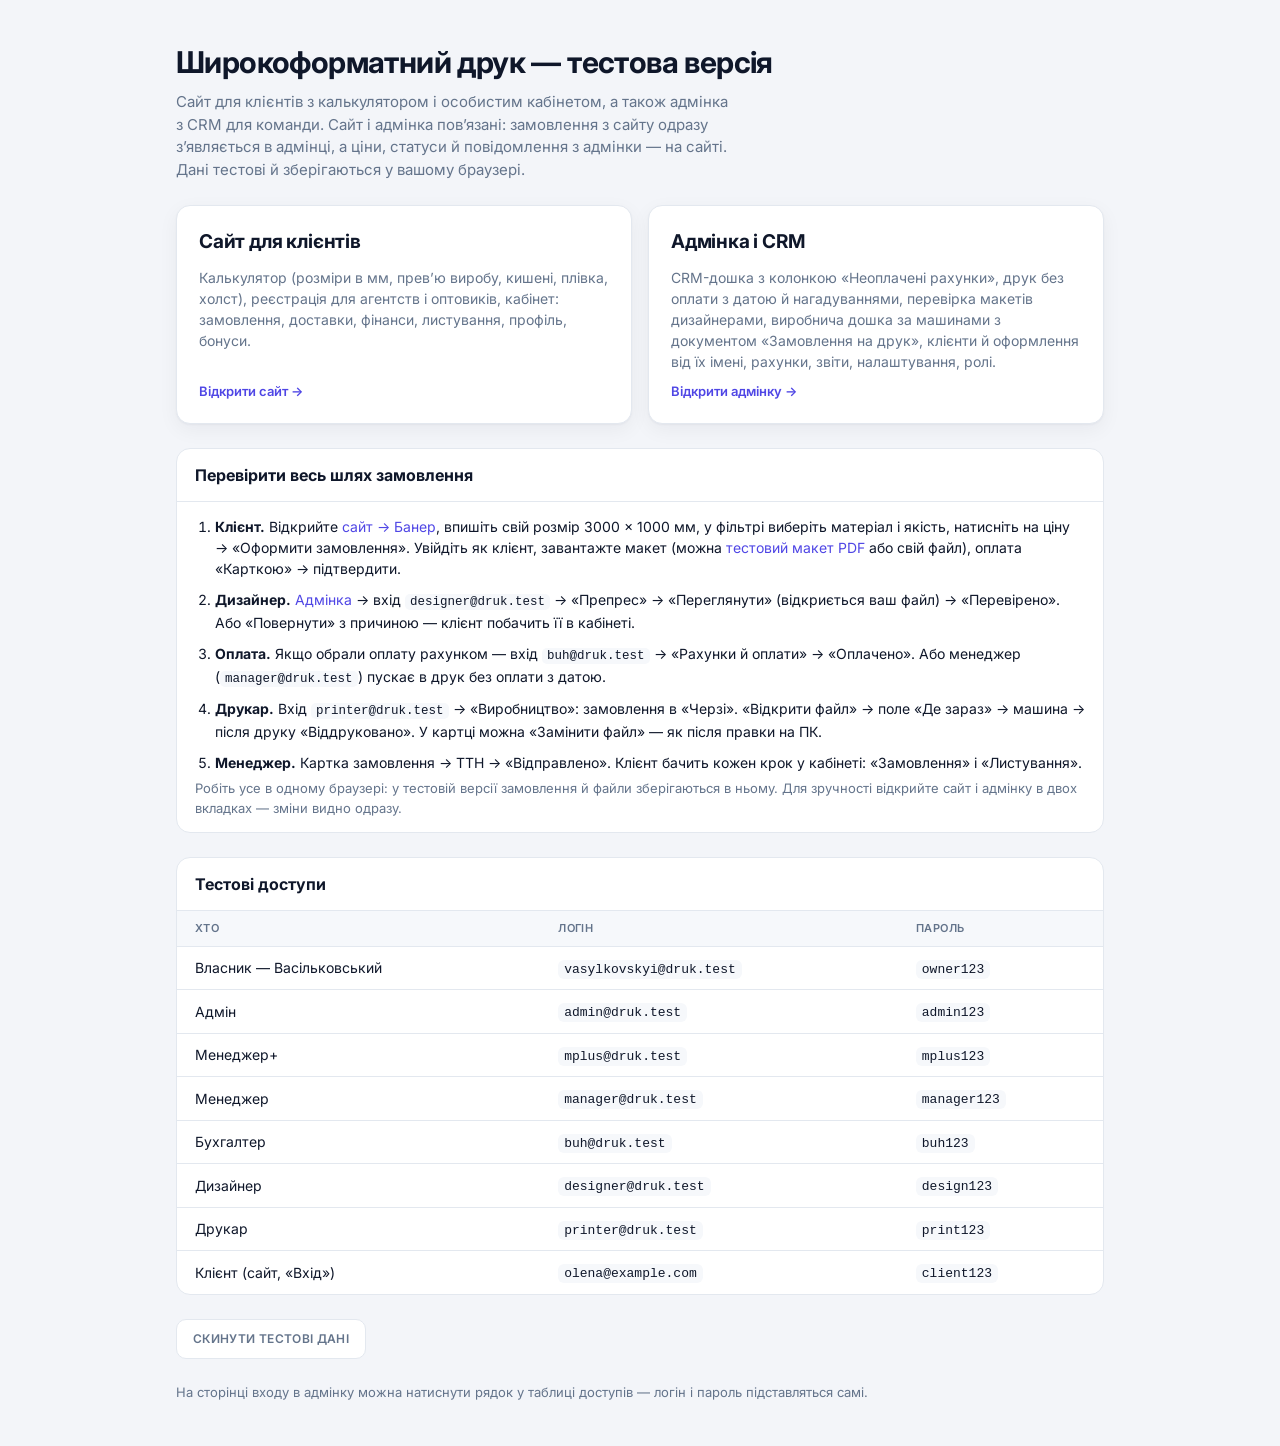
<file: index.html>
<!doctype html>
<html lang="uk">
<head>
<meta charset="utf-8">
<meta name="viewport" content="width=device-width, initial-scale=1">
<meta name="robots" content="noindex, nofollow">
<title>Широкоформатний друк</title>
<link rel="preconnect" href="https://fonts.googleapis.com">
<link href="https://fonts.googleapis.com/css2?family=Inter:wght@400;500;600;700&display=swap" rel="stylesheet">
<link rel="stylesheet" href="app.css?v=18">
<style>
/* Вхідна сторінка тестової версії: дві картки-входи і тестові доступи. Кольори — з app.css */
.start{max-width:960px;margin:0 auto;padding-block:40px 56px;padding-left:max(16px,env(safe-area-inset-left,0px));padding-right:max(16px,env(safe-area-inset-right,0px));display:grid;gap:24px}
.start h1{font-size:30px;letter-spacing:-.02em;margin:0;text-wrap:balance}
.start .lead{color:var(--muted);margin:6px 0 0;max-width:62ch;font-size:15px}
.doors{display:grid;grid-template-columns:repeat(2,minmax(0,1fr));gap:16px}
.door{display:flex;flex-direction:column;gap:10px;background:var(--card);border:1px solid var(--line);border-radius:var(--r);box-shadow:var(--shadow);padding:22px;color:var(--ink);transition:border-color .12s,transform .12s}
.door:hover{border-color:var(--accent);transform:translateY(-2px)}
.door:focus-visible{outline:2px solid var(--accent);outline-offset:2px}
.door b{font-size:19px;letter-spacing:-.01em}
.door span{color:var(--muted);font-size:14px}
.door i{font-style:normal;color:var(--accent);font-weight:600;font-size:13px;margin-top:auto}
.acc{background:var(--card);border:1px solid var(--line);border-radius:var(--r);overflow:hidden}
.acc h2{font-size:16px;margin:0;padding:14px 18px;border-bottom:1px solid var(--line)}
.acc-wrap{overflow-x:auto}
.acc table{width:100%;border-collapse:collapse;font-size:14px;min-width:520px}
.acc th{text-align:left;font-size:11px;font-weight:600;letter-spacing:.04em;text-transform:uppercase;color:var(--muted);padding:9px 18px;background:var(--soft)}
.acc td{padding:10px 18px;border-top:1px solid var(--line)}
.acc code{font-family:ui-monospace,SFMono-Regular,Menlo,monospace;font-size:13px;background:var(--soft);padding:2px 6px;border-radius:6px}
.note{font-size:13px;color:var(--muted);margin:0}
.flow ol{margin:0;padding:14px 18px 6px 38px;display:grid;gap:10px;font-size:14px;line-height:1.5}
.flow code{font-family:ui-monospace,SFMono-Regular,Menlo,monospace;font-size:12.5px;background:var(--soft);padding:1px 5px;border-radius:5px}
@media (max-width:640px){ .doors{grid-template-columns:minmax(0,1fr)} .start h1{font-size:24px} }
</style>
</head>
<body>

<script>
// нова версія сайту: браузер міг узяти сторінку з кешу — перевіряємо номер збірки й перезавантажуємо
(function(){ var B='18'; if(B.indexOf('__')===0) return; fetch('version.txt?t='+Date.now(),{cache:'no-store'}).then(function(r){ return r.ok?r.text():''; }).then(function(v){ v=(v||'').trim(); var u=new URL(location.href);
  if(v&&v!==B&&u.searchParams.get('b')!==v){ u.searchParams.set('b',v); location.replace(u.toString()); } }).catch(function(){}); })();
</script>
<main class="start">
  <div class="intro">
    <h1>Широкоформатний друк — тестова версія</h1>
    <p class="lead">Сайт для клієнтів з калькулятором і особистим кабінетом, а також адмінка з CRM для команди. Сайт і адмінка пов’язані: замовлення з сайту одразу з’являється в адмінці, а ціни, статуси й повідомлення з адмінки — на сайті. Дані тестові й зберігаються у вашому браузері.</p>
  </div>

  <div class="doors">
    <a class="door" href="calculator.html">
      <b>Сайт для клієнтів</b>
      <span>Калькулятор (розміри в мм, прев’ю виробу, кишені, плівка, холст), реєстрація для агентств і оптовиків, кабінет: замовлення, доставки, фінанси, листування, профіль, бонуси.</span>
      <i>Відкрити сайт →</i>
    </a>
    <a class="door" href="admin.html">
      <b>Адмінка і CRM</b>
      <span>CRM-дошка з колонкою «Неоплачені рахунки», друк без оплати з датою й нагадуваннями, перевірка макетів дизайнерами, виробнича дошка за машинами з документом «Замовлення на друк», клієнти й оформлення від їх імені, рахунки, звіти, налаштування, ролі.</span>
      <i>Відкрити адмінку →</i>
    </a>
  </div>

  <section class="acc flow" aria-labelledby="flowH">
    <h2 id="flowH">Перевірити весь шлях замовлення</h2>
    <ol>
      <li><b>Клієнт.</b> Відкрийте <a href="calculator.html#banner">сайт → Банер</a>, впишіть свій розмір 3000 × 1000 мм, у фільтрі виберіть матеріал і якість, натисніть на ціну → «Оформити замовлення». Увійдіть як клієнт, завантажте макет (можна <a href="test-maket-banner-3000x1000.pdf" download>тестовий макет PDF</a> або свій файл), оплата «Карткою» → підтвердити.</li>
      <li><b>Дизайнер.</b> <a href="admin.html">Адмінка</a> → вхід <code>designer@druk.test</code> → «Препрес» → «Переглянути» (відкриється ваш файл) → «Перевірено». Або «Повернути» з причиною — клієнт побачить її в кабінеті.</li>
      <li><b>Оплата.</b> Якщо обрали оплату рахунком — вхід <code>buh@druk.test</code> → «Рахунки й оплати» → «Оплачено». Або менеджер (<code>manager@druk.test</code>) пускає в друк без оплати з датою.</li>
      <li><b>Друкар.</b> Вхід <code>printer@druk.test</code> → «Виробництво»: замовлення в «Черзі». «Відкрити файл» → поле «Де зараз» → машина → після друку «Віддруковано». У картці можна «Замінити файл» — як після правки на ПК.</li>
      <li><b>Менеджер.</b> Картка замовлення → ТТН → «Відправлено». Клієнт бачить кожен крок у кабінеті: «Замовлення» і «Листування».</li>
    </ol>
    <p class="note" style="padding:0 18px 14px">Робіть усе в одному браузері: у тестовій версії замовлення й файли зберігаються в ньому. Для зручності відкрийте сайт і адмінку в двох вкладках — зміни видно одразу.</p>
  </section>

  <section class="acc" aria-labelledby="accH">
    <h2 id="accH">Тестові доступи</h2>
    <div class="acc-wrap"><table>
      <thead><tr><th>Хто</th><th>Логін</th><th>Пароль</th></tr></thead>
      <tbody>
        <tr><td>Власник — Васільковський</td><td><code>vasylkovskyi@druk.test</code></td><td><code>owner123</code></td></tr>
        <tr><td>Адмін</td><td><code>admin@druk.test</code></td><td><code>admin123</code></td></tr>
        <tr><td>Менеджер+</td><td><code>mplus@druk.test</code></td><td><code>mplus123</code></td></tr>
        <tr><td>Менеджер</td><td><code>manager@druk.test</code></td><td><code>manager123</code></td></tr>
        <tr><td>Бухгалтер</td><td><code>buh@druk.test</code></td><td><code>buh123</code></td></tr>
        <tr><td>Дизайнер</td><td><code>designer@druk.test</code></td><td><code>design123</code></td></tr>
        <tr><td>Друкар</td><td><code>printer@druk.test</code></td><td><code>print123</code></td></tr>
        <tr><td>Клієнт (сайт, «Вхід»)</td><td><code>olena@example.com</code></td><td><code>client123</code></td></tr>
      </tbody>
    </table></div>
  </section>
  <p class="note"><button class="btn" id="resetDb" type="button">Скинути тестові дані</button> <span id="resetMsg"></span></p>
  <p class="note">На сторінці входу в адмінку можна натиснути рядок у таблиці доступів — логін і пароль підставляться самі.</p>
</main>
<script>
document.getElementById('resetDb').addEventListener('click',()=>{ try{ localStorage.removeItem('druk_db_v1'); sessionStorage.clear(); indexedDB.deleteDatabase('druk_files'); }catch(e){} document.getElementById('resetMsg').textContent='Дані повернуто до початкових.'; });
</script>
</body>
</html>
</file>
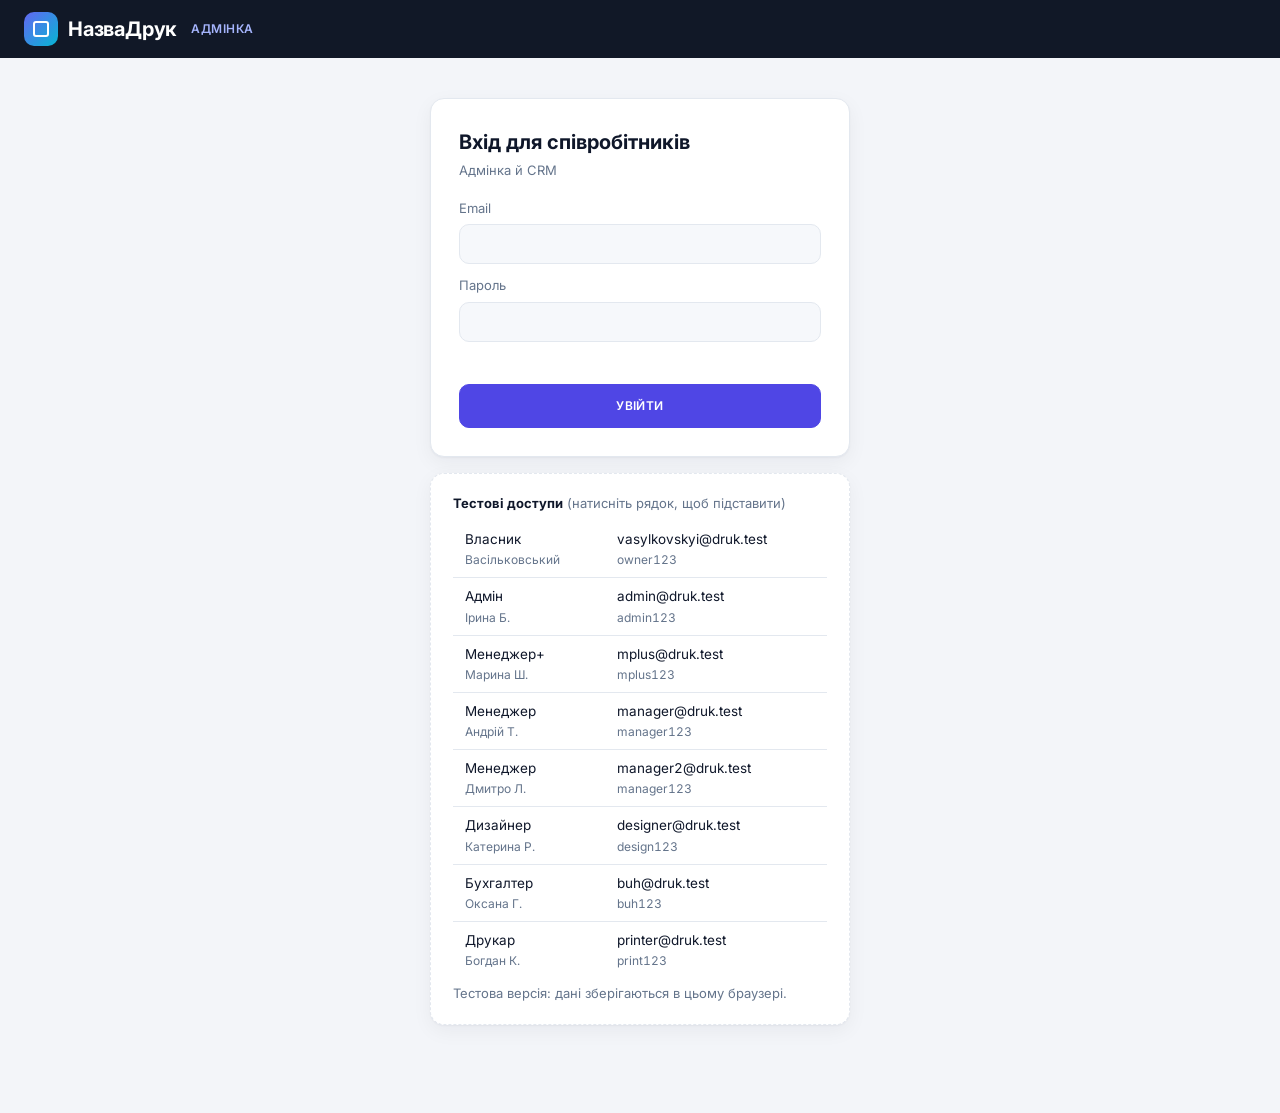
<file: admin.html>
<!doctype html>
<html lang="uk">
<head>
<meta charset="utf-8">
<meta name="viewport" content="width=device-width, initial-scale=1">
<title>Адмінка друку</title>
<link rel="preconnect" href="https://fonts.googleapis.com">
<link href="https://fonts.googleapis.com/css2?family=Inter:wght@400;500;600;700&display=swap" rel="stylesheet">
<link rel="stylesheet" href="app.css?v=18">
<style>
/* ---------- адмінка ---------- */
.atop{display:flex;align-items:center;gap:16px;padding:12px 24px;flex-wrap:wrap}
.atop .logo small{font-size:12px;font-weight:600;color:#a5b4fc;margin-left:4px;letter-spacing:.04em;text-transform:uppercase}
.who{margin-left:auto;display:flex;align-items:center;gap:10px;font-size:13px;color:#cbd5e1;flex-wrap:wrap}
.who select{height:34px;border-radius:9px;border:1px solid rgba(255,255,255,.18);background:rgba(255,255,255,.06);color:#fff;padding:0 10px}
.who select option{color:#111}
.dot{width:8px;height:8px;border-radius:50%;background:var(--ok);display:inline-block}
.dot.off{background:var(--dis)}
.alay{display:grid;grid-template-columns:220px minmax(0,1fr);gap:24px;max-width:1360px;margin:0 auto;padding:0 24px}
.alay.solo{grid-template-columns:minmax(0,1fr)}
@media (min-width:1600px){ .alay{max-width:none;padding:0 32px;grid-template-columns:240px minmax(0,1fr)} }
.side{position:sticky;top:16px;align-self:start;margin-top:24px;display:flex;flex-direction:column;gap:2px}
.side a{display:flex;align-items:center;gap:10px;padding:9px 12px;border-radius:10px;color:var(--ink);font-weight:500;font-size:14px}
.side a svg{width:18px;height:18px;color:var(--muted)}
.side a:hover{background:var(--card)}
.side a.on{background:var(--card);color:var(--accent);box-shadow:var(--shadow)}
.side a.on svg{color:var(--accent)}
.side a b{margin-left:auto;font-size:11px;background:var(--accent);color:var(--on-accent);border-radius:999px;padding:0 7px;line-height:18px}
.side .sep{font-size:11px;color:var(--muted);text-transform:uppercase;letter-spacing:.05em;font-weight:600;padding:14px 12px 4px}
.amain{min-width:0;padding-bottom:40px}
.lay-mini{overflow-x:auto;background:var(--soft);border:1px solid var(--line);border-radius:10px;padding:10px;margin-top:10px}
.grp{margin-bottom:16px}
.grp-h{display:flex;gap:12px;align-items:baseline;flex-wrap:wrap;margin-bottom:10px}
.grp-h h2{font-size:17px;margin:0}
.pjob{border-top:1px solid var(--line);padding:14px 0;display:grid;grid-template-columns:minmax(0,1fr) auto;gap:10px 16px}
.pjob:first-of-type{border-top:0;padding-top:0}
.pjob .lay-mini{grid-column:1/-1;margin-top:0}
.btns{display:flex;gap:8px;flex-wrap:wrap;align-items:center}
.btn.sm{height:32px;padding:0 12px;font-size:11.5px}
.btn.ok{background:var(--ok);border-color:var(--ok);color:#fff}
.btn.bad{color:var(--bad)}
.btn.bad:hover{border-color:var(--bad)}
.btn[disabled]{opacity:.45;cursor:not-allowed}
.lock{font-size:12.5px;color:var(--muted);background:var(--soft);border:1px dashed var(--line);border-radius:10px;padding:10px 12px}
.ed{width:100%;height:32px;border:1px solid var(--line);border-radius:8px;padding:0 8px;background:var(--soft);font-variant-numeric:tabular-nums;min-width:64px}
.ed:focus{outline:2px solid var(--accent);outline-offset:-1px;background:var(--card)}
.tbl td.e{padding:6px 8px}
.tbl.compact td{padding:8px 12px}
.log{font-size:12.5px;color:var(--muted);display:grid;gap:4px}
.log b{color:var(--ink);font-weight:500}
.free{color:var(--amber-fg);font-weight:600;font-size:12.5px}
.cols.narrow{grid-template-columns:minmax(0,1fr) 260px}
.cols.half{grid-template-columns:repeat(2,minmax(0,1fr))}
.stats.four{grid-template-columns:repeat(4,minmax(0,1fr))}
.xb{width:30px;height:30px;border-radius:8px;border:1px solid var(--line);background:var(--card);color:var(--muted);cursor:pointer;font-size:13px;flex:0 0 30px;display:inline-grid;place-items:center}
.xb:hover{border-color:var(--bad);color:var(--bad)}
.xb[disabled]{opacity:.35;cursor:default;border-color:var(--line);color:var(--muted)}
.hint{display:inline-grid;place-items:center;width:16px;height:16px;border-radius:50%;background:var(--soft);border:1px solid var(--line);font-size:10px;color:var(--muted);cursor:help;vertical-align:1px}
.mat-h,.opt-h{display:flex;gap:10px;align-items:center;flex-wrap:wrap;margin-bottom:12px}
.mat.na{opacity:.7;border-style:dashed}
.mat-g{display:grid;grid-template-columns:minmax(0,1.6fr) repeat(3,minmax(0,1fr));gap:14px}
.dfl{display:inline-flex;align-items:center;gap:6px;font-size:13px;color:var(--muted)}.dfl .inp{width:150px}
.totrow td{font-weight:700;background:var(--soft);border-top:2px solid var(--line)}
.rolls{display:flex;gap:8px;flex-wrap:wrap;align-items:center}
.roll{display:inline-flex;gap:4px;align-items:center}
.ed.w{width:80px;min-width:0}
.qgrid{display:grid;grid-template-columns:repeat(auto-fill,minmax(140px,1fr));gap:10px}
.qgrid label{display:grid;gap:4px;font-size:12.5px;color:var(--muted)}
.chk{display:flex;flex-wrap:wrap;gap:8px 16px}
.chk .check{font-size:13px}
.pl{display:flex;align-items:center;gap:6px;font-size:12px;color:var(--muted);white-space:nowrap}.pl .ed{width:80px}
.ed.ta{height:auto;min-height:52px;padding:6px 8px;resize:vertical;min-width:240px;font-size:13px;line-height:1.4}
select.ed{padding-right:24px;background-position:right 8px center}
.subopt{margin-left:28px;border-left:3px solid var(--accent-soft)}
.photos{display:grid;grid-template-columns:repeat(auto-fill,minmax(180px,1fr));gap:12px}
.ph{margin:0;border:1px solid var(--line);border-radius:12px;overflow:hidden;background:var(--soft);display:flex;flex-direction:column}
.ph img{width:100%;aspect-ratio:4/3;object-fit:cover;display:block;background:var(--line)}
.ph .ed{border-radius:0;border-width:1px 0;background:var(--card)}
.ph-a{display:flex;gap:6px;padding:6px}
.ph-add{min-height:180px}
.perm td,.perm th{text-align:center}.perm td:first-child,.perm th:first-child{text-align:left}
.perm input[type=checkbox]{width:18px;height:18px;accent-color:var(--accent);cursor:pointer}.perm input:disabled{cursor:default}
.rh{display:flex;gap:4px;align-items:center;justify-content:center}.rh .ed{width:120px;text-transform:none;letter-spacing:0;font-weight:600}
.qcats{display:flex;flex-wrap:wrap;gap:6px;min-width:300px}
.qc{display:inline-flex;align-items:center;gap:6px;padding:4px 10px;border:1px solid var(--line);border-radius:999px;font-size:12.5px;cursor:pointer;background:var(--card);color:var(--muted)}
.qc input{width:14px;height:14px;accent-color:var(--accent);margin:0}
.qc.on{border-color:var(--accent);background:var(--accent-soft);color:var(--accent);font-weight:500}
.qc:has(input:focus-visible){outline:2px solid var(--accent);outline-offset:1px}
.swatch{width:40px;height:32px;border:1px solid var(--line);border-radius:8px;padding:0;background:none;cursor:pointer}
@media (max-width:900px){
  .alay{grid-template-columns:minmax(0,1fr);padding:0 16px}
  .side{position:static;flex-direction:row;overflow-x:auto;margin-top:16px;gap:4px;padding-bottom:4px}
  .side a{white-space:nowrap}
  .side .sep{display:none}
  .atop{padding:12px 16px}
  .who{margin-left:0}
  .cols.narrow,.cols.half{grid-template-columns:minmax(0,1fr)}
  .stats.four{grid-template-columns:repeat(2,minmax(0,1fr))}
  .mat-g{grid-template-columns:minmax(0,1fr)}
  .subopt{margin-left:0}
}
</style>
</head>
<body>
<header><div class="atop">
  <div class="logo"><i></i><span id="brand">НазваДрук</span><small>адмінка</small></div>
  <div class="who" id="who"></div>
</div></header>
<div class="alay"><nav class="side" id="side"></nav><main class="amain" id="app"></main></div>
<div class="modal" id="modal"><div class="box" id="modalBox"></div></div>

<script>
// нова версія сайту: браузер міг узяти сторінку з кешу — перевіряємо номер збірки й перезавантажуємо
(function(){ var B='18'; if(B.indexOf('__')===0) return; fetch('version.txt?t='+Date.now(),{cache:'no-store'}).then(function(r){ return r.ok?r.text():''; }).then(function(v){ v=(v||'').trim(); var u=new URL(location.href);
  if(v&&v!==B&&u.searchParams.get('b')!==v){ u.searchParams.set('b',v); location.replace(u.toString()); } }).catch(function(){}); })();
</script>
<script src="shared.js?v=18"></script>
<script src="viewer.js?v=18"></script>
<script>
/* =====================================================================
   АДМІНКА + CRM. Тестові дані, в пам'яті сторінки.
   ===================================================================== */
const $=s=>document.querySelector(s), app=$('#app');
const dayKey=d=>Math.floor((new Date(d).setHours(0,0,0,0)-new Date(NOW).setHours(0,0,0,0))/DAY);
const ago=d=>{ const m=Math.round((NOW-d)/6e4); return m<60?m+' хв':m<1440?Math.round(m/60)+' год':Math.round(m/1440)+' дн'; };
I.file=sv('<path d="M6 3h8l4 4v14H6z"/><path d="M14 3v4h4"/>',1.8);
I.upload=sv('<path d="M12 16V4M7 9l5-5 5 5"/><path d="M4 16v4h16v-4"/>',1.8);
I.dash=sv('<rect x="3" y="3" width="8" height="8" rx="2"/><rect x="13" y="3" width="8" height="5" rx="2"/><rect x="13" y="10" width="8" height="11" rx="2"/><rect x="3" y="13" width="8" height="8" rx="2"/>');
I.eye=sv('<path d="M2 12s4-7 10-7 10 7 10 7-4 7-10 7S2 12 2 12z"/><circle cx="12" cy="12" r="3"/>');
I.users=sv('<circle cx="9" cy="8" r="3.5"/><path d="M2.5 20c.8-3.5 3.3-5.5 6.5-5.5s5.7 2 6.5 5.5"/><path d="M16 4.5a3.5 3.5 0 0 1 0 7M18 14.5c2 .6 3.2 2.4 3.6 5.5"/>');
I.cog=sv('<circle cx="12" cy="12" r="3"/><path d="M12 2v3M12 19v3M4.9 4.9l2.1 2.1M17 17l2.1 2.1M2 12h3M19 12h3M4.9 19.1L7 17M17 7l2.1-2.1"/>');
I.badge=sv('<rect x="4" y="3" width="16" height="18" rx="2"/><circle cx="12" cy="10" r="3"/><path d="M8 17c.8-2 2.2-3 4-3s3.2 1 4 3"/>');

/* ---------- ролі й права: власник змінює права, створює й видаляє ролі ---------- */
const PERMS=[['settings','Ціни, матеріали, налаштування'],['levels','Рівні й категорії клієнтів'],['crm','CRM і виробництво'],['cost','Собівартість і маржа'],
  ['allOrders','Усі замовлення','Без цього права — тільки замовлення, взяті в роботу'],['clients','Клієнти'],['prepress','Препрес (перевірка макетів)'],
  ['production','Черга виробництва'],['money','Рахунки й оплати'],['reports','Звіти по замовленнях'],['assign','Призначати замовлення іншим'],['profit','Дашборд «Заробіток»'],['staff','Персонал (додати, видалити співробітника)'],
  ['pay','Змінювати статус оплати','«Оплачено / Не оплачено», списання з балансу, підтвердження рахунку. За ТЗ — тільки бухгалтер'],
  ['credit','Друк без оплати','Тільки з обов’язковою датою оплати; у цю дату — нагадування'],
  ['behalf','Створювати клієнтів і замовлення від їх імені'],['delivery','Додавати доставку в замовлення'],['rework','Доопрацювання макета й ціна доопрацювання']];
// дані — зі спільного сховища (shared.js); сайт клієнта бачить ті самі замовлення, клієнтів і ціни
let DB,ORD,CL,LEDGER,INV,STAFF,RL,TEXTS,INK;
const ROLES={}; function syncRoles(){ for(const k in ROLES) delete ROLES[k]; RL.forEach(r=>{ ROLES[r.id]=r.n; }); }
function bind(){ DB=loadDB(); ORD=DB.orders; CL=DB.clients; LEDGER=DB.ledger; INV=DB.inv; STAFF=DB.staff; RL=DB.roles; TEXTS=DB.texts; INK=DB.ink; syncRoles(); }
function persist(){ Object.assign(DB,{orders:ORD,clients:CL,ledger:LEDGER,inv:INV,staff:STAFF,roles:RL,texts:TEXTS,ink:INK}); saveDB(DB,true); }
bind();
const roleOf=id=>RL.find(r=>r.id===id);
const can=k=>{ const m=ME(), r=m&&roleOf(m.role); return !!r&&(!!r.fixed||r.perms.includes(k)); };
const isOwner=()=>!!ME()&&ME().role==='owner';

// вхід: у тестовій версії перевірка в браузері; у робочій версії — на сервері
let meId=null; try{ meId=+sessionStorage.getItem('staff_id')||null; }catch(e){}
function setMe(id){ meId=id; try{ id?sessionStorage.setItem('staff_id',id):sessionStorage.removeItem('staff_id'); }catch(e){} }
const ME=()=>STAFF.find(s=>s.id===meId);
const staffN=id=>{ const s=STAFF.find(x=>x.id===id); return s?s.n:'—'; };
const short=n=>{ const [a,b]=n.split(' '); return a+' '+(b?b[0]+'.':''); };

/* ---------- собівартість друку (фарба, знос), грн/м² — нове поле для адмінки ---------- */

/* ---------- клієнти ---------- */
const cl=id=>CL.find(c=>c.id===id)||{id,n:'Видалений клієнт',ph:'—',em:'—',type:'person',co:'',level:CFG.levels[0].id,since:new Date(),deleted:1};
const bal=c=>LEDGER.filter(x=>x.c===c).reduce((a,x)=>a+x.s,0);

/* ---------- замовлення ---------- */
const ST={new:['Нове','gray'],check:['Перевірка макета','amber'],fix:['На виправленні','red'],paid:['Черга друку','blue'],print:['У друці','indigo'],ready:['Готово','green'],sent:['Відправлено','cyan'],done:['Виконано','gray'],cancel:['Скасовано','gray']};
// дозволені переходи статусів
const NEXT={new:['check','cancel'],check:['fix','paid','cancel'],fix:['check','cancel'],paid:['print'],print:['ready'],ready:['sent','done'],sent:['done'],done:[],cancel:[]};
const badge=st=>`<span class="badge b-${ST[st][1]}">${ST[st][0]}</span>`;

// сума за прайсом: друк + відхід (або фіксована ціна формату)
const ord=id=>ORD.find(o=>o.id==id);
// рух коштів і рахунки — за фактичними сумами замовлень
const due=o=>Math.max(0,oTotal(o)-o.paid);
const isPaid=o=>due(o)<.005;
const open_=o=>!['done','cancel'].includes(o.st);
// перевірка макета (як у Jira): менеджер призначає дизайнера, дизайнер веде статус
const PAYN={card:'Карткою онлайн',wallet:'Apple Pay / Google Pay',parts:'Оплата частинами',inv:'Рахунок для ФОП / ТОВ',iban:'Переказ на IBAN',bal:'З балансу',cod:'Накладений платіж НП',cash:'При отриманні на складі',later:'Оплатить пізніше'};
const RV={none:['Не призначено','gray'],todo:['До перевірки','amber'],doing:['Перевіряється','blue'],ok:['Перевірено','green'],bad:['Повернено','red']};
const rvBadge=k=>`<span class="badge b-${RV[k||'none'][1]}">${RV[k||'none'][0]}</span>`;
// борг = замовлення пішло в друк без оплати і ще не оплачене
const isDebt=o=>o.st!=='cancel'&&!!o.credit&&due(o)>0.005;
const debtsOf=cid=>ORD.filter(o=>o.c===cid&&isDebt(o));
const ccatOf=c=>CFG.ccats.find(x=>x.id===c.cat)||CFG.ccats[0];
const payBadge=o=>o.st==='cancel'?'—':isPaid(o)?'<span class="badge b-green">Оплачено</span>':o.credit?`<span class="badge b-red" title="Друк без оплати">Борг · до ${dstr(o.credit.date)}</span>`:o.paid?'<span class="badge b-amber">Частково</span>':'<span class="badge b-gray">Не оплачено</span>';
// нагадування про оплату — за налаштуваннями (увімкнено, заздалегідь за N днів, у день оплати, прострочені)
function reminders(){ const R=CFG.remind; if(!R||!R.on) return [];
  return ORD.filter(isDebt).filter(o=>can('allOrders')||o.who===meId).map(o=>({o,d:dayKey(o.credit.date)})).filter(x=>(x.d===0&&R.onDay)||(x.d<0&&R.overdue)||(x.d>0&&x.d<=R.every)).sort((a,b)=>a.d-b.d); }
const remTxt=d=>d<0?`<span class="badge b-red">прострочено ${-d} дн.</span>`:d===0?'<span class="badge b-amber">сьогодні</span>':`через ${d} дн.`;
// макети готові: є хоч один, і всі актуальні (не замінені новими) перевірені
const layoutsOk=o=>filesOk(o.files);
// клієнт завантажив новий макет — повернені стають «замінено»
function addFile(o,n){ o.files.forEach(f=>{ if(f.st==='bad') f.st='old'; }); o.files.push({n,st:'wait',at:new Date()}); if(o.st==='fix') o.st='check'; o.log.push({d:new Date(),t:`Клієнт завантажив макет ${n}`}); }
const matOf=o=>o.mat||CATS[o.cat].mats[o.mi];
// назви якостей на момент створення — щоб старі замовлення не ламались після видалення якості
const QN0=Object.fromEntries(Object.entries(Q).map(([k,q])=>[k,plain(q.n)]));
const qName=k=>Q[k]?plain(Q[k].n):(QN0[k]||k);
function lay(o){ // внутрішня розкладка: розміри в см, тираж × комплекти
  const c=o.cat==='stands'?CATS.banner:CATS[o.cat];
  return layout(c,matOf(o),o.sizes&&o.sizes.length?o.sizes.map(z=>({w:z.w/10,h:z.h/10})):[{w:o.w/10,h:o.h/10}],o.tir*o.kits,{pw:o.pwm||'p'});
}
function costOf(o){
  const L=lay(o), m=matOf(o); if(!L) return null;
  const material=L.used*m.cost, ink=L.printArea*(INK[o.qk]||0), waste=Math.max(0,L.used-L.printArea);
  const extra=0;
  const cost=material+ink+extra;
  return {L,material,ink,extra,waste,cost,margin:o.sum+o.rework-cost};
}
function logO(o,t){ o.log.push({d:new Date(),t:`${short(ME().n)}: ${t}`}); }
function sendClient(o,from,t,x){ (o.thread=o.thread||[]).push({d:new Date(),from,t,...x}); } // клієнт бачить це в «Листуванні»

/* ---------- стан інтерфейсу ---------- */
const U={page:'dash',arg:'',otab:'act',own:'all',q:'',period:30,stab:'cats',scat:'banner',svid:0,ctab:'all',df:'',dt:'',rst:'all',oview:'board',fMgr:'',fDes:'',fRv:'',fPay:'',fSum:'',fPd:'',fSt:'',combo:false,nm:false};

/* ---------- шапка й меню ---------- */
function renderWho(){
  const me=ME(); if(!me){ $('#who').innerHTML=''; return; }
  $('#who').innerHTML=`<span><span class="dot ${me.online?'':'off'}"></span> ${me.online?'На зміні':'Не на зміні'}</span>
   <span><b style="color:#fff">${esc(me.n)}</b> · ${ROLES[me.role]}</span>
   <a href="calculator.html" style="color:#a5b4fc">Сайт клієнта →</a><button class="btn sm" data-act="logout" style="background:transparent;color:#fff;border-color:rgba(255,255,255,.25)">Вийти</button>`;
}
function pLogin(){
  app.innerHTML=`<div class="auth" style="margin-top:40px"><div class="card" style="padding:28px"><h2 style="margin:0 0 4px;font-size:20px">Вхід для співробітників</h2><p class="muted" style="margin:0 0 18px;font-size:13px">Адмінка й CRM</p>
   <div style="display:grid;gap:12px"><div><div class="lbl">Email</div><input class="inp" id="lgLogin" autocomplete="username"></div>
    <div><div class="lbl">Пароль</div><input class="inp" id="lgPass" type="password" autocomplete="current-password"></div>
    <div id="lgErr" style="color:var(--bad);font-size:13px;min-height:18px"></div><button class="btn pri" style="height:44px" data-act="login">Увійти</button></div></div>
   <div class="card" style="font-size:13px;border-style:dashed"><b>Тестові доступи</b> <span class="muted">(натисніть рядок, щоб підставити)</span>
    <table class="tbl compact" style="min-width:0;margin-top:8px"><tbody>${STAFF.map(s=>`<tr class="row" data-act="fill" data-id="${s.id}"><td>${ROLES[s.role]}<small>${esc(short(s.n))}</small></td><td>${s.login}<small>${s.pass}</small></td></tr>`).join('')}</tbody></table>
    <div class="muted" style="margin-top:6px">Тестова версія: дані зберігаються в цьому браузері.</div></div></div>`;
}
// розділ «Замовлення» (CRM) — не для друкаря: йому достатньо виробничої дошки
const seesOrders=()=>can('allOrders')||can('prepress')||can('clients')||can('money')||can('credit');
function visibleOrders(){ return ORD.filter(o=>can('allOrders')||o.who===meId||o.des===meId); }
function renderSide(){
  const pp=prepQueue().length, freeN=ORD.filter(o=>open_(o)&&!o.who&&o.st!=='cancel').length;
  const items=[
    seesOrders()&&['dash','dash','Дашборд'],seesOrders()&&['orders','orders','Замовлення',freeN||''],can('prepress')&&['prepress','eye','Препрес',pp||''],can('production')&&['production','printer','Виробництво'],
    can('clients')&&['clients','users','Клієнти'],can('clients')&&['support','msg','Звернення',supportNew()||''],can('money')&&['money','fin','Рахунки й оплати',reminders().length||''],can('reports')&&['reports','doc','Звіти'],
    (can('settings')||can('staff'))&&'sep',
    can('settings')&&['settings','cog','Налаштування'],can('staff')&&['staff','badge','Персонал']].filter(Boolean);
  const cur=U.page==='order'?'orders':U.page==='client'?'clients':U.page;
  $('#side').innerHTML=items.map(x=>x==='sep'?'<div class="sep">Керування</div>':`<a class="${x[0]===cur?'on':''}" data-go="${x[0]}">${I[x[1]]}${x[2]}${x[3]?`<b>${x[3]}</b>`:''}</a>`).join('');
}
const pageH=(t,acts='')=>`<div class="page-h"><h1>${t}</h1><div class="acts">${acts}</div></div>`;
const noAccess=()=>`${pageH('Немає доступу')}<div class="lock">Ця сторінка недоступна для ролі «${ROLES[ME().role]}».</div>`;

/* =====================================================================
   1. ДАШБОРД
   ===================================================================== */
function pDash(){
  const work=visibleOrders().filter(o=>['new','check','fix','paid','print'].includes(o.st));
  const m2=o=>{ const L=lay(o); return L?L.printArea:0; };
  const buckets=[['Прострочені',o=>dayKey(o.ready)<0],['Сьогодні',o=>dayKey(o.ready)===0],['Завтра',o=>dayKey(o.ready)===1],['Пізніше',o=>dayKey(o.ready)>1]];
  const byStatus=['new','check','fix','paid','print'].map(s=>[s,work.filter(o=>o.st===s)]);
  const rem=(can('pay')||can('credit')||can('money'))?reminders():[];
  let h=pageH('Дашборд',`<span class="muted" style="font-size:13px">${dstr(NOW)}, ${WD[NOW.getDay()]}</span>`)+
  (rem.length?`<div class="card flush remind"><div class="bar"><b>Нагадування про оплату</b><span class="muted" style="font-size:13px">друк без оплати · ${fmt(rem.reduce((a,x)=>a+due(x.o),0))} грн</span></div><div class="tbl-wrap"><table class="tbl compact" style="min-width:560px"><thead><tr><th>Замовлення</th><th>Клієнт</th><th>Дата оплати</th><th class="r">Борг</th><th>Менеджер</th></tr></thead><tbody>
    ${rem.map(({o,d})=>`<tr class="row" data-go="order/${o.id}"><td><b>№${o.id}</b><small>${badge(o.st)}</small></td><td>${esc(cl(o.c).n)}<small>${cl(o.c).ph}</small></td><td>${dstr(o.credit.date)}<small>${remTxt(d)}</small></td><td class="r"><b style="color:var(--bad)">${fmt(due(o))}</b></td><td>${o.who?short(staffN(o.who)):'—'}</td></tr>`).join('')}</tbody></table></div></div>`:'')+
  `<div class="stats four">
    <div class="stat"><div class="k">У роботі</div><div class="v">${work.length}</div><div class="s">замовлень до друку включно</div></div>
    <div class="stat"><div class="k">Площа друку</div><div class="v">${fmt1(work.reduce((a,o)=>a+m2(o),0))} <small>м²</small></div><div class="s">у роботі</div></div>
    <div class="stat"><div class="k">Без виконавця</div><div class="v">${work.filter(o=>!o.who).length}</div><div class="s">${seesOrders()?'<a data-go="orders" data-own="free">Відкрити вільні</a>':''}</div></div>
    <div class="stat"><div class="k">Макетів на перевірці</div><div class="v">${prepQueue().length}</div><div class="s"><a data-go="prepress">До препресу</a></div></div></div>
  <div class="cols half">
   <div class="card flush"><div class="bar"><b>Завантаженість за датою готовності</b></div><div class="tbl-wrap"><table class="tbl compact" style="min-width:420px"><thead><tr><th>Готовність</th><th class="r">Замовлень</th><th class="r">м² друку</th><th>Номери</th></tr></thead><tbody>
    ${buckets.map(([n,f])=>{ const l=work.filter(f); return `<tr><td>${n==='Прострочені'&&l.length?`<span class="badge b-red">${n}</span>`:n}</td><td class="r">${l.length}</td><td class="r">${fmt1(l.reduce((a,o)=>a+m2(o),0))}</td><td>${l.map(o=>`<a data-go="order/${o.id}">${o.id}</a>`).join(', ')||'—'}</td></tr>`; }).join('')}</tbody></table></div></div>
   <div class="card flush"><div class="bar"><b>За статусами</b></div><div class="tbl-wrap"><table class="tbl compact" style="min-width:380px"><thead><tr><th>Статус</th><th class="r">Замовлень</th><th class="r">м²</th></tr></thead><tbody>
    ${byStatus.map(([s,l])=>`<tr><td>${badge(s)}</td><td class="r">${l.length}</td><td class="r">${fmt1(l.reduce((a,o)=>a+m2(o),0))}</td></tr>`).join('')}</tbody></table></div></div></div>`;
  if(can('profit')){
    const from=dt(-U.period,0), done=ORD.filter(o=>['ready','sent','done'].includes(o.st)&&o.ready>=from);
    const rows={}; let rev=0,cost=0;
    for(const o of done){ const c=costOf(o); const r=o.sum+o.rework; rev+=r; cost+=c?c.cost:0;
      const k=CATS[o.cat].n; rows[k]=rows[k]||{n:0,rev:0,cost:0}; rows[k].n++; rows[k].rev+=r; rows[k].cost+=c?c.cost:0; }
    h+=`<div class="page-h" style="margin-top:8px"><h1 style="font-size:19px">Заробіток <span class="badge b-indigo">тільки власник</span></h1>
      <div class="seg" style="margin:0">${[[7,'7 днів'],[30,'30 днів'],[90,'90 днів']].map(([d,n])=>`<a class="${U.period===d?'on':''}" data-act="period" data-v="${d}">${n}</a>`).join('')}</div></div>
     <div class="stats"><div class="stat"><div class="k">Виручка</div><div class="v">${fmt(rev)} <small>грн</small></div><div class="s">${done.length} готових замовлень</div></div>
      <div class="stat"><div class="k">Собівартість</div><div class="v">${fmt(cost)} <small>грн</small></div><div class="s">матеріал з обрізком + друк + конструкції</div></div>
      <div class="stat"><div class="k">Прибуток</div><div class="v" style="color:var(--ok)">${fmt(rev-cost)} <small>грн</small></div><div class="s">маржа ${rev?fmt1((rev-cost)/rev*100):0}%</div></div></div>
     <div class="card flush"><div class="tbl-wrap"><table class="tbl compact" style="min-width:520px"><thead><tr><th>Категорія</th><th class="r">Замовлень</th><th class="r">Виручка</th><th class="r">Собівартість</th><th class="r">Прибуток</th></tr></thead><tbody>
      ${Object.entries(rows).map(([k,r])=>`<tr><td>${k}</td><td class="r">${r.n}</td><td class="r">${fmt(r.rev)}</td><td class="r">${fmt(r.cost)}</td><td class="r"><b>${fmt(r.rev-r.cost)}</b></td></tr>`).join('')||'<tr><td colspan="5" class="none">За період готових замовлень немає</td></tr>'}</tbody></table></div></div>`;
  }
  if(can('reports')) h+=`<div class="page-h" style="margin-top:8px"><h1 style="font-size:19px">Звіт по останніх замовленнях</h1><div class="acts"><a class="btn" data-go="reports">Усі звіти →</a></div></div><div class="card flush">${reportTable(visibleOrders().slice().sort((a,b)=>b.d-a.d).slice(0,8),true)}</div>`;
  app.innerHTML=h;
}

/* ---------- спільний фільтр за датою створення ---------- */
const dkey=d=>`${d.getFullYear()}-${p2(d.getMonth()+1)}-${p2(d.getDate())}`;
const inDates=o=>(!U.df||dkey(o.d)>=U.df)&&(!U.dt||dkey(o.d)<=U.dt);
const dateFilter=()=>`<label class="dfl">з <input class="inp" type="date" id="fDf" value="${U.df}"></label><label class="dfl">по <input class="inp" type="date" id="fDt" value="${U.dt}"></label>${U.df||U.dt||U.q?'<button class="btn sm" data-act="fClear">Скинути</button>':''}`;

/* ---------- звіт по одному замовленню ---------- */
function orderReport(o){
  const k=costOf(o), m=matOf(o), C=CATS[o.cat], total=oTotal(o);
  const fx=C.fixed&&m.fx&&m.fx[o.w+'x'+o.h], fixed=fx&&fx[o.qk]!=null;
  const printRev=fixed?fx[o.qk]*o.tir*o.kits:(k?k.L.printArea*(m.pr[o.qk]||0):0), wasteRev=fixed||!k?0:k.waste*(m.waste??m.cost);
  return {k,total,fixed,printRev,wasteRev,other:Math.max(0,o.sum-printRev-wasteRev),area:k?k.L.printArea:0,waste:k?k.waste:0,used:k?k.L.used:0,
    cost:k?k.cost:0,profit:k?total-k.cost:0,due:o.st==='cancel'?0:due(o)};
}
function reportCard(o){
  const r=orderReport(o), m=matOf(o), cst=can('cost');
  return `<div class="card"><div class="card-h"><h2>Звіт по замовленню</h2></div><table class="sum" style="font-size:13.5px">
    ${r.fixed?`<tr><td>Формат ${o.w}×${o.h} мм × ${o.tir*o.kits} шт</td><td>${fmt(r.printRev)}</td></tr>`
      :`<tr><td>Друк ${fmt1(r.area)} м² × ${m.pr[o.qk]??0}</td><td>${fmt(r.printRev)}</td></tr><tr><td>Відхід ${fmt1(r.waste)} м² × ${m.waste??m.cost}</td><td>${fmt(r.wasteRev)}</td></tr>`}
    ${r.other>0.005?`<tr><td>Додаткові послуги</td><td>${fmt(r.other)}</td></tr>`:''}${o.rework?`<tr><td>Доопрацювання макета</td><td>${fmt(o.rework)}</td></tr>`:''}${o.dlv?`<tr><td>Доставка (окремо)</td><td>${fmt(o.dlv)}</td></tr>`:''}
    <tr class="tot"><td>Виручка</td><td>${fmt(r.total)}</td></tr><tr><td>Оплачено</td><td>${fmt(o.paid)}</td></tr><tr class="due"><td>Борг клієнта</td><td>${fmt(r.due)}</td></tr>
    ${cst?`<tr><td style="padding-top:12px">Матеріал ${fmt1(r.used)} м² (з відходом)</td><td style="padding-top:12px">${fmt(r.k?r.k.material:0)}</td></tr><tr><td>Друк (фарба, знос)</td><td>${fmt(r.k?r.k.ink:0)}</td></tr>
      <tr class="tot"><td>Собівартість</td><td>${fmt(r.cost)}</td></tr><tr><td>Прибуток</td><td style="color:var(--ok);font-weight:700">${fmt(r.profit)} · ${r.total?fmt1(r.profit/r.total*100):0}%</td></tr>`:''}
   </table><div class="log" style="margin-top:12px"><div>Створено: <b>${dstr(o.d)} ${tstr(o.d)}</b></div><div>Готовність: <b>${dstr(o.ready)}</b></div><div>Менеджер: <b>${o.who?staffN(o.who):'—'}</b></div><div>Дизайнер: <b>${o.des?staffN(o.des):'—'}</b></div></div></div>`;
}

/* =====================================================================
   ЗВІТИ
   ===================================================================== */
function reportRows(){
  const q=U.q.trim().toLowerCase();
  return visibleOrders().filter(inDates).filter(o=>U.rst==='all'||(U.rst==='open'?open_(o):U.rst==='closed'?['ready','sent','done'].includes(o.st):o.st===U.rst))
    .filter(o=>!q||String(o.id).includes(q)||cl(o.c).n.toLowerCase().includes(q)||o.name.toLowerCase().includes(q)||String(o.c).includes(q)).sort((a,b)=>b.d-a.d);
}
function reportTable(list,compact){
  const cst=can('cost'), rs=list.map(o=>({o,r:orderReport(o)})), live=rs.filter(x=>x.o.st!=='cancel');
  const T=k=>live.reduce((a,x)=>a+x.r[k],0), paid=live.reduce((a,x)=>a+x.o.paid,0);
  return `<div class="tbl-wrap"><table class="tbl compact" style="min-width:${compact?640:1080}px"><thead><tr><th>№ / дата</th><th>Клієнт</th>${compact?'':'<th>Продукт</th><th class="r">Друк, м²</th><th class="r">Відхід, м²</th><th class="r">Друк, грн</th><th class="r">Доставка</th>'}<th class="r">Сума</th><th class="r">Оплачено</th><th class="r">Борг</th>${cst?'<th class="r">Собівартість</th><th class="r">Прибуток</th>'+(compact?'':'<th class="r">Маржа</th>'):''}<th>Статус</th>${compact?'':'<th>Виконавець</th>'}</tr></thead><tbody>
   ${rs.map(({o,r})=>`<tr class="row" data-go="order/${o.id}"><td><b>${o.id}</b><small>${dstr(o.d)}</small></td><td>${esc(cl(o.c).n)}</td>${compact?'':`<td>${CATS[o.cat].n}<small>${o.name}</small></td><td class="r">${fmt1(r.area)}</td><td class="r">${fmt1(r.waste)}</td><td class="r">${fmt(o.sum+o.rework)}</td><td class="r">${o.dlv?fmt(o.dlv):'—'}</td>`}
     <td class="r">${fmt(r.total)}</td><td class="r">${fmt(o.paid)}</td><td class="r">${r.due>0.005?`<b style="color:var(--bad)">${fmt(r.due)}</b>`:'—'}</td>${cst?`<td class="r">${fmt(r.cost)}</td><td class="r"><b>${fmt(r.profit)}</b></td>`+(compact?'':`<td class="r">${r.total?fmt1(r.profit/r.total*100):0}%</td>`):''}
     <td>${badge(o.st)}</td>${compact?'':`<td>${o.who?short(staffN(o.who)):'—'}</td>`}</tr>`).join('')||`<tr><td colspan="13" class="none">Немає замовлень за цими умовами</td></tr>`}</tbody>
   ${rs.length?`<tfoot><tr class="totrow"><td colspan="${compact?2:3}">Разом (без скасованих): ${live.length}</td>${compact?'':`<td class="r">${fmt1(T('area'))}</td><td class="r">${fmt1(T('waste'))}</td><td class="r">${fmt(live.reduce((a,x)=>a+x.o.sum+x.o.rework,0))}</td><td class="r">${fmt(live.reduce((a,x)=>a+(x.o.dlv||0),0))}</td>`}<td class="r">${fmt(T('total'))}</td><td class="r">${fmt(paid)}</td><td class="r">${fmt(T('due'))}</td>${cst?`<td class="r">${fmt(T('cost'))}</td><td class="r">${fmt(T('profit'))}</td>`+(compact?'':`<td class="r">${T('total')?fmt1(T('profit')/T('total')*100):0}%</td>`):''}<td colspan="2"></td></tr></tfoot>`:''}</table></div>`;
}
function pReports(){
  if(!can('reports')){ app.innerHTML=noAccess(); return; }
  const list=reportRows();
  app.innerHTML=pageH('Звіти по замовленнях',`<button class="btn" data-act="repCsv">Завантажити CSV</button>`)+
  `<div class="card flush"><div class="bar"><input class="inp" id="oq" placeholder="№ замовлення, клієнт, матеріал" value="${esc(U.q)}" style="max-width:260px">${dateFilter()}
    <select class="sel" id="fSt" style="width:190px;height:38px">${[['all','Усі статуси'],['open','Незакриті'],['closed','Готові й виконані'],...Object.entries(ST).map(([k,v])=>[k,v[0]])].map(([k,n])=>`<option value="${k}" ${U.rst===k?'selected':''}>${n}</option>`).join('')}</select></div>
   ${reportTable(list)}</div>
  <p class="foot-note">Дата у фільтрі — дата створення замовлення. Собівартість = матеріал з відходом + друк; значення собівартості задаються в «Налаштуваннях».</p>`;
}
function reportCsv(){
  const cst=can('cost'), rows=[['№','Дата','Клієнт','№ клієнта','Категорія','Матеріал','Друк','Розмір, мм','Тираж','Друк, м²','Відхід, м²','Друк, грн','Доставка, грн','Сума','Оплачено','Борг',...(cst?['Собівартість','Прибуток']:[]),'Статус','Виконавець']];
  for(const o of reportRows()){ const r=orderReport(o), n=x=>String(Math.round(x*100)/100).replace('.',',');
    rows.push([o.id,dstr(o.d),cl(o.c).n,o.c,CATS[o.cat].n,o.name,qName(o.qk),o.w+'×'+o.h,o.tir*o.kits,n(r.area),n(r.waste),n(o.sum+o.rework),n(o.dlv||0),n(r.total),n(o.paid),n(r.due),...(cst?[n(r.cost),n(r.profit)]:[]),ST[o.st][0],o.who?staffN(o.who):'']); }
  const a=document.createElement('a'); a.href=URL.createObjectURL(new Blob(['\ufeff'+rows.map(r=>r.map(c=>'"'+String(c).replace(/"/g,'""')+'"').join(';')).join('\n')],{type:'text/csv;charset=utf-8'})); a.download='zvit-zamovlennia.csv'; a.click();
}

/* =====================================================================
   2. ЗАМОВЛЕННЯ (CRM)
   ===================================================================== */
const OT=[['act','Активні',o=>open_(o)],['new','Нові',o=>o.st==='new'],['check','Перевірка макета',o=>o.st==='check'],['fix','На виправленні',o=>o.st==='fix'],
  ['paid','Оплачено',o=>o.st==='paid'],['print','У друці',o=>o.st==='print'],['ready','Готово',o=>o.st==='ready'],['sent','Відправлено',o=>o.st==='sent'],['done','Виконано',o=>o.st==='done'],['cancel','Скасовано',o=>o.st==='cancel'],['all','Усі',()=>true]];
const unpaidReady=o=>o.st==='check'&&layoutsOk(o)&&!isPaid(o)&&!o.credit;
// колонки CRM-дошки; «Неоплачені рахунки» — макет готовий, але не оплачено, плюс друк без оплати (борги)
const CRMCOLS=[['new','Нові',o=>o.st==='new'],['check','Перевірка макета',o=>o.st==='check'&&!unpaidReady(o)],['fix','На виправленні',o=>o.st==='fix'],
  ['unpaid','Неоплачені рахунки',o=>unpaidReady(o)||isDebt(o)],['paid','Черга друку',o=>o.st==='paid'],['print','У друці',o=>o.st==='print'],['ready','Готово',o=>o.st==='ready'],['sent','Відправлено',o=>o.st==='sent']];
const mgrs=()=>STAFF.filter(s=>['owner','admin','mplus','manager'].includes(s.role)||ORD.some(o=>o.who===s.id));
const desList=()=>STAFF.filter(s=>s.role==='designer'||ORD.some(o=>o.des===s.id));
const fSel=(f,all,opts)=>`<select class="sel fsel" data-f="${f}" aria-label="${all}"><option value="">${all}</option>${opts.map(([k,n])=>`<option value="${k}" ${String(U[f])===String(k)?'selected':''}>${esc(n)}</option>`).join('')}</select>`;
const srch=o=>{ const q=U.q.trim().toLowerCase(); return !q||String(o.id).includes(q)||cl(o.c).n.toLowerCase().includes(q)||o.name.toLowerCase().includes(q)||String(o.c).includes(q); };
const fPass=o=>(!U.fMgr||o.who==U.fMgr)&&(!U.fDes||o.des==U.fDes)&&(!U.fRv||(o.rv||'none')===U.fRv)&&(!U.fPay||(U.fPay==='paid'?isPaid(o):U.fPay==='debt'?isDebt(o):!isPaid(o)))
  &&(!U.fSum||oTotal(o)>=+U.fSum)&&(!U.fPd||(o.credit&&dkey(o.credit.date)<=U.fPd))&&(!U.fSt||o.st===U.fSt);
const anyF=()=>U.q||U.df||U.dt||U.fMgr||U.fDes||U.fRv||U.fPay||U.fSum||U.fPd||U.fSt;
function crmFilters(){
  return `<input class="inp" id="oq" placeholder="№ замовлення, клієнт, матеріал" value="${esc(U.q)}" style="max-width:240px">
   ${fSel('fMgr','Усі менеджери',mgrs().map(s=>[s.id,short(s.n)]))}${fSel('fDes','Усі дизайнери',desList().map(s=>[s.id,short(s.n)]))}
   ${fSel('fRv','Перевірка: усі',Object.entries(RV).map(([k,v])=>[k,v[0]]))}${fSel('fSt','Статус: усі',Object.entries(ST).map(([k,v])=>[k,v[0]]))}
   ${fSel('fPay','Оплата: усі',[['unpaid','Не оплачено'],['debt','Борг (друк без оплати)'],['paid','Оплачено']])}
   <input class="inp fsum" type="number" min="0" data-f="fSum" placeholder="Сума від" value="${esc(U.fSum)}" aria-label="Сума від">
   <label class="dfl">оплата до <input class="inp" type="date" data-f="fPd" value="${U.fPd}"></label>
   <label class="dfl">створено з <input class="inp" type="date" id="fDf" value="${U.df}"></label><label class="dfl">по <input class="inp" type="date" id="fDt" value="${U.dt}"></label>
   ${anyF()?'<button class="btn sm" data-act="fClear">Скинути фільтри</button>':''}`;
}
function kcard(o){
  const late=open_(o)&&dayKey(o.ready)<0;
  return `<div class="kcard" draggable="true" data-drag="${o.id}" data-go="order/${o.id}"><div class="kc-h"><b>№${o.id}</b><span>${fmt(oTotal(o))}</span></div>
   <div class="kc-c">${esc(cl(o.c).n)}</div><div class="muted">${CATS[o.cat].n} · ${o.w}×${o.h} мм · ${o.tir} шт</div>
   <div class="kc-b">${payBadge(o)}${o.des||o.rv!=='none'?rvBadge(o.rv):''}${late?'<span class="badge b-red">прострочено</span>':''}${o.st!=='check'&&isDebt(o)?badge(o.st):''}${o.prIssue?'<span class="badge b-red">повернув друкар</span>':''}</div>
   <div class="kc-f">${o.who?'Менеджер: '+short(staffN(o.who)):'<span class="free">вільне</span>'}${o.des?' · Дизайнер: '+short(staffN(o.des)):''} · до ${dstr(o.ready)}</div></div>`;
}
function pOrders(){
  if(!seesOrders()){ app.innerHTML=noAccess(); return; }
  const base=visibleOrders(), list0=base.filter(srch).filter(inDates).filter(fPass), view=U.oview||'board';
  const head=pageH('Замовлення',`<div class="seg" style="margin:0">${[['board','Дошка'],['list','Список']].map(([k,n])=>`<a class="${view===k?'on':''}" data-act="oview" data-v="${k}">${n}</a>`).join('')}</div>`)+
   `<div class="card flush"><div class="bar fbar">${crmFilters()}</div></div>`;
  if(view==='board'){
    app.innerHTML=head+`<div class="kb">${CRMCOLS.map(([k,n,f])=>{ const l=list0.filter(f).sort((a,b)=>k==='unpaid'?((a.credit?a.credit.date:a.ready)-(b.credit?b.credit.date:b.ready)):a.ready-b.ready);
      return `<div class="kcol ${k==='unpaid'?'kunpaid':''}" data-drop="crm:${k}"><div class="kcol-h"><b>${n}</b><span>${l.length}${k==='unpaid'&&l.length?' · '+fmt(l.reduce((a,o)=>a+due(o),0))+' грн':''}</span></div>${l.map(kcard).join('')||'<div class="kempty">Порожньо</div>'}</div>`; }).join('')}</div>
     <p class="foot-note">Перетягніть картку в іншу колонку, щоб змінити статус. «Неоплачені рахунки»: макет перевірено, але оплати немає, а також друк без оплати (борги з датою оплати). Статус оплати змінює тільки бухгалтер; у друк без оплати пускає тільки менеджер, з датою оплати. «У друці» і «Готово» ставить друкар на виробничій дошці.</p>`;
    return;
  }
  const tab=OT.find(t=>t[0]===U.otab), ownF={all:()=>true,free:o=>!o.who,mine:o=>o.who===meId||o.des===meId}[U.own];
  const list=list0.filter(tab[2]).filter(ownF);
  const online=STAFF.filter(s=>s.online&&s.role!=='owner');
  app.innerHTML=head+
  `<div class="seg">${OT.map(t=>`<a class="${t[0]===U.otab?'on':''}" data-act="otab" data-v="${t[0]}">${t[1]}<b>${list0.filter(t[2]).length}</b></a>`).join('')}</div>
  <div class="cols narrow">
  <div class="card flush"><div class="bar"><span class="grow"></span>
    <div class="seg" style="margin:0">${[['all','Усі'],['free','Вільні'],['mine','Мої']].map(([k,n])=>`<a class="${U.own===k?'on':''}" data-act="own" data-v="${k}">${n}</a>`).join('')}</div></div>
   <div class="tbl-wrap"><table class="tbl"><thead><tr><th>№ / створено</th><th>Клієнт</th><th>Продукт</th><th>Готовність</th><th>Статус</th><th>Оплата</th><th class="r">Сума</th><th>Менеджер / дизайнер</th></tr></thead><tbody>
   ${list.map(o=>{ const g=`data-go="order/${o.id}"`, late=open_(o)&&dayKey(o.ready)<0;
     return `<tr class="row"><td ${g}><b>№${o.id}</b><small>${dstr(o.d)} ${tstr(o.d)}</small></td>
      <td ${g}>${esc(cl(o.c).n)}<small>№${o.c} · ${esc(ccatOf(cl(o.c)).n)}</small></td>
      <td ${g}>${CATS[o.cat].n}<small>${o.name}, ${qName(o.qk)} · ${o.w}×${o.h} мм · ${o.tir} шт${o.kits>1?' ×'+o.kits:''}</small></td>
      <td ${g}>${o.st==='cancel'?'—':`${late?'<span class="badge b-red">прострочено</span><br>':''}${dstr(o.ready)}`}<small>${o.term}</small></td>
      <td ${g}>${badge(o.st)}${o.des?'<br>'+rvBadge(o.rv):''}</td>
      <td ${g}>${payBadge(o)}</td>
      <td ${g} class="r"><b>${fmt(oTotal(o))}</b>${o.dlv?`<small>доставка ${fmt(o.dlv)}</small>`:''}</td>
      <td>${o.who?short(staffN(o.who)):open_(o)?`<button class="btn sm pri" data-act="take" data-id="${o.id}">Взяти в роботу</button>`:'—'}${o.des?`<small>Д: ${short(staffN(o.des))}</small>`:''}</td></tr>`; }).join('')||'<tr><td colspan="8" class="none">Немає замовлень</td></tr>'}
   </tbody></table></div></div>
  <div class="card"><div class="card-h"><h2>На зміні</h2></div>
   <div style="display:grid;gap:10px;font-size:13.5px">${STAFF.filter(s=>s.role!=='owner').map(s=>{ const n=ORD.filter(o=>o.who===s.id&&open_(o)).length;
     return `<div style="display:flex;gap:8px;align-items:center"><span class="dot ${s.online?'':'off'}"></span><span style="flex:1;min-width:0">${short(s.n)} <span class="muted">· ${ROLES[s.role]}</span><br><span class="muted" style="font-size:12px">${n} у роботі</span></span>
      <button class="btn sm" data-act="shift" data-id="${s.id}">${s.online?'Вийшов':'Зайшов'}</button></div>`; }).join('')}</div>
   <p class="muted" style="font-size:12px;margin:12px 0 0">Зміна = менеджер у мережі. Вийшов або пропав — його незакриті замовлення стають вільними для інших (${online.length} онлайн).</p></div></div>`;
}
// перенесення картки на CRM-дошці
function moveCrm(o,k){
  if(k==='unpaid'||k===o.st) return;
  if(k==='print'||k==='ready'){ toast('«У друці» і «Готово» ставить друкар на виробничій дошці.'); return; }
  if(!NEXT[o.st].includes(k)){ toast(`З «${ST[o.st][0]}» не можна перейти в «${ST[k][0]}».`); return; }
  if(k==='paid'){ if(!layoutsOk(o)){ toast('Не всі макети перевірені.'); return; }
    if(!isPaid(o)&&!o.credit){ if(can('credit')){ creditModal(o); return; } toast('Замовлення не оплачене. Статус оплати змінює бухгалтер, у друк без оплати пускає менеджер.'); return; } }
  if(k==='sent'&&!o.ttn){ toast('Спочатку вкажіть ТТН у картці замовлення.'); return; }
  setStatus(o,k); persist(); rr();
}
function creditModal(o){
  const d=new Date(NOW.getTime()+3*DAY);
  modal(`<h3>У друк без оплати · №${o.id}</h3><p class="muted" style="margin-top:0">${esc(cl(o.c).n)} · до сплати ${fmt(due(o))} грн. Замовлення стане боргом клієнта; у дату оплати прийде нагадування.</p>
   <div class="lbl">Дата оплати (обов’язково)</div><input class="inp" type="date" id="crDate" value="${dkey(d)}" min="${dkey(NOW)}">
   <div class="lbl" style="margin-top:10px">Коментар</div><input class="inp" id="crNote" placeholder="Напр.: оплата після монтажу">
   <div id="crErr" style="color:var(--bad);font-size:13px;min-height:18px;margin-top:6px"></div><button class="btn pri" data-act="doCredit" data-id="${o.id}">Пустити в друк</button>`);
}

/* =====================================================================
   3. КАРТКА ЗАМОВЛЕННЯ
   ===================================================================== */
function pOrder(id){
  const o=ord(id); if(!o){ app.innerHTML=pageH('Замовлення не знайдено'); return; }
  if(!can('allOrders')&&o.who!==meId&&o.des!==meId&&!(!o.des&&can('prepress')&&['new','check','fix'].includes(o.st))&&!(can('production')&&['paid','print','ready'].includes(o.st))){ app.innerHTML=noAccess(); return; }
  const c=cl(o.c), lv=CFG.levels.find(l=>l.id===c.level), k=costOf(o), mine=o.who===meId;
  const nx=NEXT[o.st].filter(s=>!(s==='sent'&&o.deliv==='self')&&!(s==='done'&&o.st==='ready'&&o.deliv!=='self'));
  const stBtn=s=>{ const block=s==='paid'&&!isPaid(o)&&!o.credit?'Чекає оплати (статус оплати змінює бухгалтер)':s==='paid'&&!layoutsOk(o)?'Не всі макети перевірені':s==='sent'&&!o.ttn?'Вкажіть ТТН':'';
    return `<button class="btn sm ${s==='cancel'?'bad':''}" data-act="st" data-v="${s}" data-id="${o.id}" ${block?`disabled title="${block}"`:''}>${s==='cancel'?'Скасувати':'→ '+ST[s][0]}</button>`; };
  app.innerHTML=`<div class="crumbs">${seesOrders()?'<a data-go="orders">Замовлення</a>':'<a data-go="production">Виробництво</a>'}<span>/</span>№${o.id}</div>`+
  pageH(`№${o.id} ${badge(o.st)}`,o.who?`<span class="muted" style="font-size:13px;align-self:center">Виконавець: <b style="color:var(--ink)">${staffN(o.who)}</b></span>${mine?'':''}`:`<button class="btn pri" data-act="take" data-id="${o.id}">Взяти в роботу</button>`)+
  (nx.length?`<div class="card" style="padding:14px 18px"><div class="btns"><span class="muted" style="font-size:13px;margin-right:4px">Змінити статус:</span>${nx.map(stBtn).join('')}
    ${can('credit')&&o.st==='check'&&!isPaid(o)&&!o.credit?`<button class="btn sm" data-act="credit" data-id="${o.id}" ${layoutsOk(o)?'':'disabled title="Не всі макети перевірені"'}>У друк без оплати…</button>`:''}</div></div>`:'')+
  (isDebt(o)?`<div class="alert"><b>Друк без оплати · борг ${fmt(due(o))} грн</b>Дата оплати: ${dstr(o.credit.date)} (${dayKey(o.credit.date)<0?'прострочено':'очікується'}). Дозволив: ${staffN(o.credit.by)}.</div>`:'')+
  (()=>{ const other=debtsOf(o.c).filter(x=>x.id!==o.id); return other.length?`<div class="alert"><b>У клієнта є борги: ${fmt(other.reduce((a,x)=>a+due(x),0))} грн</b>${other.map(x=>`<a data-go="order/${x.id}">№${x.id}</a> — ${fmt(due(x))} грн, оплата до ${dstr(x.credit.date)}`).join('<br>')}</div>`:''; })()+
  `<div class="cols"><div>
   <div class="card"><div class="card-h"><h2>Клієнт</h2>${can('clients')?`<a data-go="client/${c.id}">Картка клієнта →</a>`:''}</div>
    <dl class="kv2"><dt>Клієнт</dt><dd><b>${esc(c.n)}</b> · №${c.id}${c.co?'<br>'+esc(c.co):''}</dd><dt>Контакти</dt><dd>${c.ph} · ${c.em}</dd>
     <dt>Категорія</dt><dd>${esc(ccatOf(c).n)}</dd><dt>Рівень</dt><dd>${lv.name}${lv.d?` (−${lv.d*100}%)`:''}</dd>${can('money')?`<dt>Баланс</dt><dd>${fmt(bal(c.id))} грн</dd>`:''}</dl></div>
   <div class="card"><div class="card-h"><h2>Параметри</h2><span class="muted" style="font-size:13px">створено ${dstr(o.d)} ${tstr(o.d)}</span></div>
    <dl class="kv2"><dt>Продукт</dt><dd>${CATS[o.cat].n}${o.title?' · '+esc(o.title):''}</dd><dt>Матеріал</dt><dd>${o.name}</dd><dt>Друк</dt><dd>${qName(o.qk)}</dd>
     <dt>Розмір</dt><dd>${o.w} × ${o.h} мм</dd><dt>Тираж</dt><dd>${o.tir} шт${o.kits>1?` × ${o.kits} комплекти`:''}</dd><dt>Опції</dt><dd>${o.opts.join('<br>')||'—'}</dd>
     <dt>Термін</dt><dd>${o.term} · готовність <b>${dstr(o.ready)}</b></dd>${o.pm?`<dt>Спосіб оплати</dt><dd>${PAYN[o.pm]||esc(o.pm)}</dd>`:''}</dl></div>
   ${prepCard(o)}
   ${diskCard(o)}
   <div class="card"><div class="card-h"><h2>Листування з клієнтом</h2></div>
    <div class="thread">${o.thread.map(m=>`<div class="tm ${m.from==='Клієнт'?'':'me'}"><div class="meta">${m.from} · ${dstr(m.d)} ${tstr(m.d)}</div>${esc(m.t)}</div>`).join('')||'<span class="muted">Повідомлень немає</span>'}</div>
    <div class="reply"><select class="sel" id="rFrom" style="width:150px">${['Менеджер','Препрес','Бухгалтерія','Склад','Доставка'].map(x=>`<option>${x}</option>`).join('')}</select><textarea id="rTx" placeholder="Повідомлення клієнту — прийде в його «Листування»"></textarea><button class="btn pri" data-act="reply" data-id="${o.id}">Надіслати</button></div></div>
   <div class="card"><div class="card-h"><h2>Історія</h2></div><div class="log">${o.log.slice().reverse().map(l=>`<div>${dstr(l.d)} ${tstr(l.d)} — <b>${esc(l.t)}</b></div>`).join('')}</div></div>
  </div><div class="sticky">
   <div class="card"><div class="card-h"><h2>Вартість</h2></div><table class="sum">
    <tr><td>Друк і опції</td><td>${fmt(o.sum)}</td></tr>${o.rework?`<tr><td>Доопрацювання</td><td>${fmt(o.rework)}</td></tr>`:''}<tr><td>Доставка</td><td>${o.dlv?fmt(o.dlv):'—'}</td></tr>
    <tr class="tot"><td>Разом</td><td>${fmt(oTotal(o))}</td></tr><tr><td>Оплачено</td><td>${fmt(o.paid)}</td></tr><tr class="due"><td>До сплати</td><td>${fmt(due(o))}</td></tr></table>
    <div class="btns" style="margin-top:12px">${o.st==='cancel'?'':`${isPaid(o)?'<span class="badge b-green">Оплачено</span>':payBadge(o)}
     ${can('pay')&&due(o)>0?`<button class="btn sm ok" data-act="markPaid" data-id="${o.id}">Оплату отримано</button><button class="btn sm" data-act="payBal" data-id="${o.id}" ${bal(o.c)<due(o)?`disabled title="На балансі ${fmt(bal(o.c))} грн"`:''}>Списати з балансу</button>`:''}
     ${can('pay')&&o.paid>0?`<button class="btn sm" data-act="unpay" data-id="${o.id}">Не оплачено</button>`:''}
     ${can('money')&&due(o)>0?(INV.some(v=>v.o.includes(o.id)&&!v.paid)?`<button class="btn sm" data-act="sendInv" data-v="${INV.findIndex(v=>v.o.includes(o.id)&&!v.paid)}">Надіслати рахунок</button>`:`<button class="btn sm" data-act="mkInv" data-id="${o.id}">Виставити рахунок</button>`):''}`}</div>
    ${can('pay')?'':'<p class="muted" style="font-size:12px;margin:8px 0 0">Статус оплати змінює тільки бухгалтер.</p>'}</div>
   ${can('reports')||can('cost')?reportCard(o):''}
   <div class="card"><div class="card-h"><h2>Доставка</h2></div><dl class="kv2" style="grid-template-columns:90px minmax(0,1fr)"><dt>Спосіб</dt><dd>${o.deliv==='self'?'Самовивіз зі складу':'Нова Пошта'}</dd>
    ${o.dg?`<dt>Відправка</dt><dd>спільна <b>${o.dg}</b>: ${ORD.filter(x=>x.dg===o.dg).map(x=>`<a data-go="order/${x.id}">№${x.id}</a>`).join(', ')}</dd>`:''}
    <dt>Вартість</dt><dd>${can('delivery')&&o.st!=='cancel'?`<div style="display:flex;gap:6px"><input class="ed" id="dlvP" type="number" min="0" step="1" value="${o.dlv||''}" placeholder="0 грн"><button class="btn sm" data-act="dlvSet" data-id="${o.id}">OK</button></div><small class="muted">окремою статтею; новим клієнтам автоматично не нараховується</small>`:(o.dlv?fmt(o.dlv)+' грн':'не нараховано')}</dd>
    ${o.deliv!=='self'?`<dt>ТТН</dt><dd><div style="display:flex;gap:6px"><input class="ed" id="ttn" value="${esc(o.ttn)}" placeholder="2045…"><button class="btn sm" data-act="ttn" data-id="${o.id}">OK</button></div></dd>`:''}</dl></div>
   ${can('assign')?`<div class="card"><div class="card-h"><h2>Менеджер замовлення</h2></div><select class="sel" id="asg">${['<option value="">— вільне —</option>',...STAFF.filter(s=>s.role!=='owner').map(s=>`<option value="${s.id}" ${o.who===s.id?'selected':''}>${s.n} (${ROLES[s.role]})${s.online?'':' — не на зміні'}</option>`)].join('')}</select></div>`:''}
   ${k?`<div class="card"><div class="card-h"><h2>Розкладка</h2><span class="muted" style="font-size:12px">внутрішнє</span></div>
    <div style="font-size:13px">${k.L.kind==='roll'?`Рулон <b>${k.L.W*10} мм</b> · ${fmt1(k.L.L/100)} м пог.`:`Лист <b>${k.L.SW*10}×${k.L.SH*10} мм</b> · ${k.L.n} шт`} · використано ${fmt1(k.L.used)} м²</div><div class="lay-mini">${drawLayout(k.L)}</div></div>`:''}
  </div></div>`;
}
/* ---------- агент друку: папка на ПК друкаря / дизайнера (у тестовій версії — імітація) ---------- */
const MON=['01','02','03','04','05','06','07','08','09','10','11','12'];
const safe=t=>String(t).replace(/[\\/:*?"<>|,()«»]+/g,'').replace(/\s+/g,'-').replace(/-+/g,'-').slice(0,40);
// хронологія: місяць \ дата \ номер замовлення \ файл
const diskDir=(o,root)=>{ const d=o.qAt||o.d; return `${root}\\${d.getFullYear()}-${MON[d.getMonth()]}\\${dkey(d)}\\${o.id}`; };
const diskName=(o,f,i)=>{ const ext=(f.n.match(/\.[a-z0-9]+$/i)||['.pdf'])[0].toLowerCase();
  return `${o.id}_${String(i+1).padStart(2,'0')}_${safe(o.name)}_${o.w}x${o.h}мм_${safe(qName(o.qk))}_${o.tir*o.kits}шт${ext}`; };
const PRINT_ROOT='D:\\Друк', DES_ROOT='D:\\Макети';
function diskCard(o){
  const pr=['paid','print','ready','sent','done'].includes(o.st), ds=!!o.des;
  const issue=o.prIssue?`<div class="alert"><b>Друкар повернув менеджеру</b>${esc(o.prIssue.t)} <span class="muted">— ${esc(staffN(o.prIssue.by))}, ${dstr(o.prIssue.d)} ${tstr(o.prIssue.d)}</span>
     ${can('credit')||can('assign')?`<div class="btns" style="margin-top:8px"><button class="btn sm pri" data-act="prToClient" data-id="${o.id}">Передати клієнту на виправлення</button><button class="btn sm" data-act="prResolve" data-id="${o.id}">Вирішено — повернути в чергу</button></div>`:''}</div>`:'';
  if(!(pr&&can('production'))&&!(ds&&can('prepress'))) return issue;
  const fs=o.files.map((f,i)=>({f,i})).filter(x=>x.f.st==='ok');
  const block=(who,root)=>`<div class="disk"><div class="disk-h">${I.file}<b>${who}</b><span class="badge b-green">синхронізовано</span></div><code>${esc(diskDir(o,root))}\\</code>
    ${fs.map(({f,i})=>`<div class="disk-f"><span>${esc(diskName(o,f,i))}</span>
      <span class="disk-a"><button class="btn sm pri" data-act="fView" data-id="${o.id}" data-v="${i}">Відкрити файл</button><button class="btn sm" data-act="fDlDisk" data-id="${o.id}" data-v="${i}">Завантажити</button><label class="btn sm">Замінити файл<input type="file" hidden data-repl="${o.id}" data-i="${i}"></label><button class="btn sm" data-act="fsReveal" data-v="${esc(diskDir(o,root)+'\\'+diskName(o,f,i))}">Показати в папці</button><button class="btn sm" data-act="fsCopy" data-v="${esc(diskDir(o,root)+'\\'+diskName(o,f,i))}">Копіювати шлях</button></span><small>${f.ver>1?`версія ${f.ver} · змінено ${f.by||''} ${f.at?ago(f.at)+' тому':''}`:`оригінал: ${esc(f.n)}`}${f.size?' · '+fsize(f.size):''}${f.fid?'':' · демо-файл'}</small></div>`).join('')||'<span class="muted">Перевірених файлів ще немає</span>'}</div>`;
  return `<div class="card"><div class="card-h"><h2>Файли на диску</h2><span class="muted" style="font-size:12px">агент друку · Windows</span></div>
   ${issue}
   ${pr&&o.qAt?block('ПК друкаря',PRINT_ROOT):''}${ds?block('ПК дизайнера',DES_ROOT):''}
   ${pr&&!o.qAt?'<span class="muted" style="font-size:13px">Папка створиться, щойно замовлення потрапить у «Чергу друку».</span>':''}
   <div class="btns" style="margin-top:10px">
    ${pr&&can('production')&&['paid','print'].includes(o.st)&&!o.prIssue?`<button class="btn sm bad" data-act="prIssue" data-id="${o.id}">Повернути менеджеру з коментарем</button>`:''}</div>
   <p class="muted" style="font-size:12px;margin:10px 0 0">Агент сам створює папку і перейменовує файли. Змінений на ПК файл одразу замінює файл в адмінці, старий видаляється. Клієнт ці файли не бачить. У тестовій версії «Замінити файл» робить те саме, що зробить агент після зміни файлу на диску.</p></div>`;
}
function prepCard(o){
  const editable=['new','check','fix'].includes(o.st);
  const designers=STAFF.filter(s=>(roleOf(s.role)||{perms:[]}).perms.includes('prepress')&&s.role!=='owner');
  return `<div class="card"><div class="card-h"><h2>Макети · препрес</h2></div>
   <div class="jira"><label><span class="lbl">Перевіряє дизайнер</span>${can('assign')?`<select class="sel" id="desAsg" data-id="${o.id}"><option value="">— не призначено —</option>${designers.map(s=>`<option value="${s.id}" ${o.des===s.id?'selected':''}>${esc(s.n)} (${ROLES[s.role]})</option>`).join('')}</select>`:`<b>${o.des?esc(staffN(o.des)):'не призначено'}</b>`}</label>
    <label><span class="lbl">Статус перевірки</span>${can('prepress')?`<select class="sel" id="rvSel" data-id="${o.id}">${Object.entries(RV).map(([k,v])=>`<option value="${k}" ${(o.rv||'none')===k?'selected':''}>${v[0]}</option>`).join('')}</select>`:rvBadge(o.rv)}</label></div>
   ${o.reworkReq&&!o.rework&&can('rework')?`<div class="alert info"><b>Клієнт замовив доопрацювання макета</b>Оцініть роботу й виставте вартість — вона додасться до замовлення і прийде клієнту в листування.
     <div class="btns" style="margin-top:8px"><input class="ed" id="rwP" type="number" min="0" placeholder="грн" style="width:110px"><button class="btn sm pri" data-act="rwSet" data-id="${o.id}">Виставити вартість</button></div></div>`:''}
   ${o.rework?`<div class="alert info" style="background:var(--green-bg)"><b>Доопрацювання: ${fmt(o.rework)} грн</b>Додано до замовлення.</div>`:''}
   <div class="files">${o.files.map((f,i)=>`<div class="file" style="flex-wrap:wrap">${I.file}<span class="n"><a data-act="fView" data-id="${o.id}" data-v="${i}">${esc(f.n)}</a>${f.size?` <span class="muted" style="font-size:12px">${fsize(f.size)}</span>`:''}${f.at?` <span class="muted" style="font-size:12px">· ${ago(f.at)} тому</span>`:''}</span>
      <span class="badge b-${{ok:'green',wait:'amber',bad:'red',old:'gray'}[f.st]}">${{ok:'Перевірено',wait:'На перевірці',bad:'Повернено',old:'Замінено'}[f.st]}</span>
      ${editable&&f.st==='wait'?`<span class="btns" style="width:100%;padding-left:28px"><button class="btn sm ok" data-act="fOk" data-id="${o.id}" data-v="${i}">Перевірено</button><button class="btn sm bad" data-act="fBad" data-id="${o.id}" data-v="${i}">Повернути на виправлення</button><button class="btn sm" data-act="fView" data-id="${o.id}" data-v="${i}">Переглянути</button><button class="btn sm" data-act="fDl" data-id="${o.id}" data-v="${i}">Завантажити</button></span>`:''}
      ${f.reason?`<span class="muted" style="width:100%;padding-left:28px;font-size:12.5px">Причина: ${esc(f.reason)}</span>`:''}</div>`).join('')||'<span class="muted">Макет ще не завантажено</span>'}</div>${o.st==='fix'?`<button class="btn sm" data-act="demoUp" data-id="${o.id}" style="border-style:dashed">Імітувати: клієнт завантажив новий макет</button>`:''}</div>`;
}

/* =====================================================================
   4. ПРЕПРЕС
   ===================================================================== */
function prepQueue(){
  const out=[]; for(const o of ORD.filter(o=>can('allOrders')||o.who===meId||o.des===meId||(!o.des&&can('prepress')))) if(['new','check','fix'].includes(o.st)) o.files.forEach((f,i)=>{ if(f.st==='wait') out.push({o,f,i}); });
  return out.sort((a,b)=>(a.f.at||a.o.d)-(b.f.at||b.o.d));
}
function pPrepress(){
  if(!can('prepress')){ app.innerHTML=noAccess(); return; }
  const pf=o=>srch(o)&&(!U.fMgr||o.who==U.fMgr)&&(!U.fDes||o.des==U.fDes)&&(!U.fRv||(o.rv||'none')===U.fRv);
  const q=prepQueue().filter(x=>pf(x.o)), rw=visibleOrders().filter(o=>o.reworkReq&&!o.rework&&pf(o));
  app.innerHTML=pageH('Препрес')+
  `<div class="card flush"><div class="bar fbar"><input class="inp" id="oq" placeholder="№ замовлення, клієнт" value="${esc(U.q)}" style="max-width:220px">${fSel('fDes','Усі дизайнери',desList().map(s=>[s.id,short(s.n)]))}${fSel('fMgr','Усі менеджери',mgrs().map(s=>[s.id,short(s.n)]))}${fSel('fRv','Перевірка: усі',Object.entries(RV).map(([k,v])=>[k,v[0]]))}${U.q||U.fDes||U.fMgr||U.fRv?'<button class="btn sm" data-act="fClear">Скинути</button>':''}</div></div>
  <div class="card flush"><div class="bar"><b>Макети на перевірку</b><span class="muted" style="font-size:13px">найстаріші зверху</span></div><div class="tbl-wrap"><table class="tbl"><thead><tr><th>Чекає</th><th>Замовлення</th><th>Файл</th><th>Дизайнер · статус</th><th>Менеджер</th><th></th></tr></thead><tbody>
   ${q.map(({o,f,i})=>`<tr><td><b>${ago(f.at||o.d)}</b></td><td><a data-go="order/${o.id}">№${o.id}</a><small>${esc(cl(o.c).n)} · ${CATS[o.cat].n}, ${o.w}×${o.h} мм, ${qName(o.qk)}</small></td><td><a data-act="fView" data-id="${o.id}" data-v="${i}">${esc(f.n)}</a></td>
     <td>${o.des?short(staffN(o.des)):'<span class="free">не призначено</span>'}<small>${rvBadge(o.rv)}</small></td><td>${o.who?short(staffN(o.who)):'<span class="free">вільне</span>'}</td>
     <td class="r"><span class="btns" style="justify-content:flex-end"><button class="btn sm ok" data-act="fOk" data-id="${o.id}" data-v="${i}">Перевірено</button><button class="btn sm bad" data-act="fBad" data-id="${o.id}" data-v="${i}">Повернути</button></span></td></tr>`).join('')||'<tr><td colspan="6" class="none">Черга порожня</td></tr>'}</tbody></table></div></div>
  <div class="card flush"><div class="bar"><b>Запити на доопрацювання</b><span class="muted" style="font-size:13px">треба виставити вартість</span></div><div class="tbl-wrap"><table class="tbl"><thead><tr><th>Замовлення</th><th>Що просить клієнт</th><th>Вартість, грн</th></tr></thead><tbody>
   ${rw.map(o=>`<tr><td><a data-go="order/${o.id}">№${o.id}</a><small>${esc(cl(o.c).n)}</small></td><td>${esc((o.thread.filter(m=>m.from==='Клієнт').at(-1)||{}).t||'—')}</td>
     <td>${can('rework')?`<span class="btns"><input class="ed" id="rwP${o.id}" type="number" min="0" style="width:100px"><button class="btn sm pri" data-act="rwSet" data-id="${o.id}">Виставити</button></span>`:'<span class="muted">менеджер або дизайнер</span>'}</td></tr>`).join('')||'<tr><td colspan="3" class="none">Немає запитів</td></tr>'}</tbody></table></div></div>`;
}

/* =====================================================================
   5. ЧЕРГА ВИРОБНИЦТВА
   ===================================================================== */
const machN=id=>(CFG.machines.find(m=>m.id===id)||{n:'—'}).n;
const layTxt=L=>L?(L.kind==='roll'?`рулон ${L.W*10} мм · ${fmt1(L.L/100)} м пог.`:`лист ${L.SW*10}×${L.SH*10} мм × ${L.n}`):'';
function prodCols(jobs){
  const noM=o=>o.st==='print'&&!CFG.machines.some(m=>m.id===o.mach);
  return [['queue','Черга',o=>o.st==='paid'],...CFG.machines.map(m=>[m.id,m.n,o=>o.st==='print'&&o.mach===m.id]),
    ...(jobs.some(noM)?[['nomach','У друці · машину не вказано',noM]]:[]),['done','Віддруковано',o=>o.st==='ready']];
}
// картка на дошці друкаря: головне — відкрити файл і папку; решта дрібніше
function pcard(o,cols,col){
  const L=lay(o), files=o.files.filter(f=>f.st==='ok'), late=o.st!=='ready'&&dayKey(o.ready)<0;
  return `<div class="kcard pc" draggable="true" data-drag="${o.id}"><div class="kc-h"><b class="pc-n">№${o.id}</b>${late?'<span class="badge b-red">прострочено</span>':`<span class="muted">до ${dstr(o.ready)}</span>`}</div>
   <div class="kc-c">${esc(o.name)}</div><div class="muted">${o.w}×${o.h} мм · ${o.tir*o.kits} шт · ${qName(o.qk)}</div>
   ${L?`<div class="muted kc-o">${layTxt(L)}</div>`:''}${o.opts.length?`<div class="muted kc-o">${esc(o.opts.join(', '))}</div>`:''}${o.credit&&!isPaid(o)?'<div class="kc-b"><span class="badge b-red">без оплати</span></div>':''}
   ${o.qAt&&files.length?`<div class="pc-main"><button class="btn pri" data-act="fsOpenO" data-id="${o.id}">Відкрити файл${files.length>1?'и ('+files.length+')':''}</button><button class="btn" data-act="fsReveal" data-v="${esc(diskDir(o,PRINT_ROOT))}">📁 Папка</button></div>`:''}
   <div class="pc-sub"><button class="btn sm" data-go="order/${o.id}">Картка замовлення</button><button class="btn sm" data-act="printDoc" data-id="${o.id}">Бланк друку</button></div>
   <label class="pc-mv"><span>Де зараз</span><select class="sel" data-mv="${o.id}" aria-label="Перемістити №${o.id}">${cols.filter(c=>c[0]!=='nomach').map(c=>`<option value="${c[0]}" ${c[0]===col?'selected':''}>${esc(c[1])}</option>`).join('')}</select></label>
   ${['paid','print'].includes(o.st)?`<button class="pc-bad" data-act="prIssue" data-id="${o.id}">Проблема з файлом? Повернути менеджеру</button>`:''}</div>`;
}
function pProduction(){
  if(!can('production')){ app.innerHTML=noAccess(); return; }
  const jobs=ORD.filter(o=>['paid','print','ready'].includes(o.st)), cols=prodCols(jobs);
  app.innerHTML=pageH('Виробництво',`<button class="btn ${U.combo?'pri':''}" data-act="combo">Спільна розкладка</button>`)+
  `<div class="kb prod">${cols.map(([k,n,f])=>{ const l=jobs.filter(f).sort((a,b)=>a.ready-b.ready), area=l.reduce((a,o)=>{ const L=lay(o); return a+(L?L.printArea:0); },0);
    return `<div class="kcol" data-drop="prod:${k}"><div class="kcol-h"><b>${esc(n)}</b><span>${l.length} · ${fmt1(area)} м²</span></div>${l.map(o=>pcard(o,cols,k)).join('')||'<div class="kempty">Порожньо</div>'}</div>`; }).join('')}</div>
   <p class="foot-note">Як працювати: 1) натисніть «Відкрити файл» і друкуйте; 2) у полі «Де зараз» виберіть машину — статус стане «У друці»; 3) після друку виберіть «Віддруковано». Картки можна й перетягувати. Машини задаються в «Налаштування → CRM і виробництво».</p>`+
  (U.combo?comboHtml():'');
}
// спільна розкладка кількох замовлень одного матеріалу для друкаря
function comboHtml(){
  const jobs=ORD.filter(o=>['paid','print'].includes(o.st)), g={};
  for(const o of jobs){ (g[o.cat+'|'+o.name]=g[o.cat+'|'+o.name]||[]).push(o); }
  return `<div class="page-h" style="margin-top:8px"><h1 style="font-size:19px">Спільна розкладка</h1><div class="acts"><label class="check" style="margin:0"><input type="checkbox" data-act="nmTgl" ${U.nm?'checked':''}>Без полів: стик у стик, поле тільки по контуру групи</label></div></div>`+
  Object.values(g).map(l=>{ const o0=l[0], c=o0.cat==='stands'?CATS.banner:CATS[o0.cat], m=matOf(o0);
    const sizes=l.flatMap(o=>{ const sz=(o.sizes&&o.sizes.length?o.sizes:[{w:o.w,h:o.h}]).map(z=>({w:z.w/10,h:z.h/10})); return Array.from({length:Math.min(o.tir*o.kits,400)},()=>sz).flat(); });
    const L=layout(c,m,sizes,1,{nest:true,nm:!!U.nm}), sep=l.reduce((a,o)=>{ const x=lay(o); return a+(x?x.used:0); },0);
    return `<div class="card"><div class="card-h"><h2>${esc(o0.name)}</h2><span class="muted" style="font-size:13px">${l.map(o=>`<a data-go="order/${o.id}">№${o.id}</a>`).join(', ')}</span></div>
     ${L?`<div style="font-size:13px">Окремо: <b>${fmt1(sep)} м²</b> матеріалу · разом: <b>${fmt1(L.used)} м²</b> (${layTxt(L)}) · економія <b style="color:var(--ok)">${fmt1(Math.max(0,sep-L.used))} м²</b></div><div class="lay-mini">${drawLayout(L)}</div>`:'<span class="muted">Не вдалося розкласти — завеликий тираж або виріб ширший за рулон.</span>'}</div>`; }).join('')||'<div class="card none">Немає замовлень у черзі й у друці</div>';
}
function moveProd(o,k){
  const was=o.st;
  if(k==='queue'){ if(o.st==='paid') return; o.st='paid'; o.mach=null; logO(o,'повернено в чергу друку'); }
  else if(k==='done'){ if(o.st==='paid'){ toast('Спочатку перенесіть замовлення на машину.'); return; } if(o.st==='print') setStatus(o,'ready'); }
  else { const m=CFG.machines.find(x=>x.id===k); if(!m) return;
    if(o.st==='paid') setStatus(o,'print'); else if(o.st==='ready'){ o.st='print'; logO(o,'повернено в друк'); }
    if(o.mach!==k){ o.mach=k; logO(o,`машина: ${m.n}`); } }
  if(was!==o.st||k!=='done'){ persist(); rr(); }
}
// автонадсилання рахунку: усі увімкнені канали, для яких у клієнта є контакт
const CHN={email:'Email',tg:'Telegram',wa:'WhatsApp',vb:'Viber'};
function autoSend(inv){
  const c=cl(inv.c), M=CFG.msg||{}, hasPh=/\d{9}/.test((c.ph||'').replace(/\D/g,'')), out=[];
  for(const k of Object.keys(CHN)) if(M[k]&&M[k].on&&(k==='email'?/@/.test(c.em||''):hasPh)) out.push(CHN[k]);
  if(!out.length) return out;
  (inv.sent=inv.sent||[]).push(...out.map(ch=>({ch,d:new Date(),by:meId,auto:1})));
  inv.o.forEach(oid=>{ const x=ord(oid); if(x){ logO(x,`рахунок ${inv.n} надіслано автоматично: ${out.join(', ')}`); sendClient(x,'Бухгалтерія',`Рахунок ${inv.n} на ${fmt(inv.s)} грн надіслано: ${out.join(', ')}.`); } });
  return out;
}
// рахунок на оплату (PDF у робочій версії; тут — сторінка для друку / збереження в PDF)
function invDoc(inv){
  const c=cl(inv.c), lines=[];
  for(const oid of inv.o){ const o=ord(oid); if(!o) continue; lines.push(...orderLines(o,`${CATS[o.cat].n}: ${o.name}, ${o.w}×${o.h} мм, ${qName(o.qk)} (замовлення №${o.id})`)); if(o.paid) lines.push([`Оплачено раніше (№${o.id})`,'','',-o.paid]); }
  if(!inv.o.length) lines.push([inv.t||'Поповнення балансу',1,'посл.',inv.s]);
  openDoc('Рахунок '+inv.n,docHtml({kind:'inv',n:inv.n,d:inv.d,buyer:{n:c.co||c.n,ph:c.ph,em:c.em,id:c.id},lines,total:inv.s,paid:inv.paid,signer:ME().n}));
}
// документ «Замовлення на друк» (формат уточнюється за фото-референсом замовника)
function badModal(o,id,v,pre=''){ modal(`<h3>Повернути макет на виправлення</h3><p class="muted" style="margin-top:0">${esc(o.files[+v].n)} · №${id}</p>
       <div class="lbl">Причина (клієнт побачить цей текст)</div><textarea class="area" id="badWhy" style="min-height:90px" placeholder="Напр.: шрифти не переведені в криві"></textarea>
       <label class="check" style="margin-top:10px;font-size:13px"><input type="checkbox" id="badRw" checked>Додати в повідомлення посилання «Замовити доопрацювання»</label>
       <div style="margin-top:12px"><button class="btn pri" data-act="doBad" data-id="${id}" data-v="${v}">Повернути клієнту</button></div>`); if(pre) $('#badWhy').value=pre; }
function fsModal(open,path){ modal(`<h3>${open?'Відкрити файл':'Показати в папці'}</h3><p class="muted" style="margin-top:0">${open?'Агент друку відкриє файл у програмі, призначеній для нього в Windows (RIP, Photoshop, Acrobat…).':'Агент друку відкриє Провідник Windows і виділить файл.'}</p>
        <code class="pathbox">${esc(path)}</code><div class="btns" style="margin-top:12px"><button class="btn" data-act="fsCopy" data-v="${esc(path)}">Копіювати шлях</button></div>
        <p class="muted" style="font-size:12.5px;margin:10px 0 0">У тестовій версії агент не встановлено, тому файл не відкривається. Після встановлення кнопка спрацює одразу, без цього вікна.</p>`); }
function printDoc(o){
  const L=lay(o), m=matOf(o), sz=(o.sizes&&o.sizes.length?o.sizes:[{w:o.w,h:o.h}]);
  const w=window.open('','_blank'); if(!w){ toast('Дозвольте спливаючі вікна, щоб відкрити документ.'); return; }
  const row=(k,v)=>`<tr><th>${k}</th><td>${v}</td></tr>`;
  w.document.write(`<!doctype html><html lang="uk"><head><meta charset="utf-8"><title>Замовлення на друк №${o.id}</title><style>
   :root{--waste:#fde68a;--waste-line:#d97706;--print:#93c5fd;--margin:#e5e7eb;--card:#fff;--muted:#6b7280;--bad:#dc2626}
   body{font:14px/1.45 Inter,system-ui,sans-serif;color:#111;margin:24px;max-width:900px}h1{font-size:22px;margin:0 0 4px}.sub{color:#6b7280;margin:0 0 16px}
   table{border-collapse:collapse;width:100%;margin-bottom:16px}th,td{border:1px solid #d1d5db;padding:7px 10px;text-align:left;vertical-align:top}th{width:220px;background:#f3f4f6;font-weight:600}
   .sign{display:grid;grid-template-columns:1fr 1fr;gap:24px;margin-top:28px}.sign div{border-top:1px solid #111;padding-top:4px;color:#6b7280;font-size:12px}
   @media print{button{display:none}body{margin:10mm}}</style></head><body>
   <button onclick="print()" style="float:right;padding:8px 14px">Друкувати</button><h1>Замовлення на друк № ${o.id}</h1><div style="font:700 30px/1 ui-monospace,Menlo,monospace;letter-spacing:6px;border:2px solid #111;display:inline-block;padding:6px 12px;margin:6px 0 10px">${o.id}</div><p class="sub">Сформовано ${dstr(NOW)} ${tstr(NOW)} · ${esc(ME().n)}</p><table>
   ${row('Клієнт',`№${o.c} · ${esc(ccatOf(cl(o.c)).n)}`)}${row('Менеджер / дизайнер',`${o.who?esc(staffN(o.who)):'—'} / ${o.des?esc(staffN(o.des)):'—'}`)}${row('Машина',esc(machN(o.mach)))}${row('Матеріал',esc(m.t||m.n))}${row('Якість друку',esc(qName(o.qk)))}
   ${row('Розмір виробу, мм',sz.map(z=>z.w+' × '+z.h).join('<br>'))}${row('Кількість',`${o.tir} шт${o.kits>1?` × ${o.kits} комплекти = ${o.tir*o.kits} шт`:''}`)}
   ${row('Ширина рулону / лист',L?layTxt(L):'—')}${row('Площа друку',L?fmt1(L.printArea)+' м² · матеріалу '+fmt1(L.used)+' м²':'—')}${row('Поле під друк',L&&L.m!=null?L.m*10+' мм з кожного боку':'—')}
   ${row('Постобробка',o.opts.length?o.opts.map(esc).join('<br>'):'—')}${row('Файли макетів',o.files.filter(f=>f.st==='ok').map(f=>esc(f.n)).join('<br>')||'—')}
   ${row('Термін готовності',`${dstr(o.ready)} · ${esc(o.term)}`)}${row('Доставка',o.deliv==='self'?'Самовивіз':'Нова Пошта')}${row('Коментар',esc(o.comment||'')||'—')}</table>
   ${L?`<h3 style="margin:0 0 8px">Розкладка</h3>${drawLayout(L)}`:''}
   <h3 style="margin:16px 0 8px">Етапи</h3><table>${['Друк','Сушка / ламінація','Порізка','Люверсовка / кишені / пайка / натяжка','Контроль якості','Пакування й маркування'].map(t=>`<tr><td style="width:28px;text-align:center">☐</td><td>${t}</td><th style="width:180px;background:none;font-weight:400;color:#6b7280">виконав, час</th></tr>`).join('')}</table>
   <div class="sign"><div>Друкар (ПІБ, підпис)</div><div>Дата і час друку</div></div></body></html>`);
  w.document.close(); logO(o,'сформовано «Замовлення на друк»');
}

/* =====================================================================
   6. КЛІЄНТИ
   ===================================================================== */
/* ---------- звернення: заявки на індивідуальне замовлення, відгуки, помилки, підтримка ---------- */
const LT={custom:['Індивідуальне замовлення','indigo'],review:['Відгук','green'],bug:['Помилка на сайті','amber'],ticket:['Підтримка','blue']};
function supportItems(){
  const out=(DB.leads||[]).map(l=>({k:'l'+l.id,type:l.type,d:l.d,who:l.c?cl(l.c).n:l.n,ph:l.c?cl(l.c).ph:l.ph,c:l.c,t:l.t,file:l.file,st:l.st==='new'?'new':'done',ans:l.ans,ref:l}));
  for(const [cid,list] of Object.entries(DB.tickets||{})) for(const t of list) out.push({k:'t'+t.id,type:'ticket',d:t.d,who:cl(+cid).n,ph:cl(+cid).ph,c:+cid,subj:t.subj,o:t.o,t:t.t||'',file:t.file,st:t.st==='Нове'?'new':'done',ans:t.ans,ref:t});
  return out.sort((a,b)=>(a.st==='new'?0:1)-(b.st==='new'?0:1)||b.d-a.d);
}
const supportNew=()=>supportItems().filter(x=>x.st==='new').length;
function pSupport(){
  if(!can('clients')){ app.innerHTML=noAccess(); return; }
  const list=supportItems().filter(x=>U.sup==='all'||(U.sup||'new')===x.st);
  app.innerHTML=pageH('Звернення')+`<div class="seg">${[['new','Нові'],['done','Опрацьовані'],['all','Усі']].map(([k,n])=>`<a class="${(U.sup||'new')===k?'on':''}" data-act="supTab" data-v="${k}">${n}</a>`).join('')}</div>
   <div style="display:grid;gap:12px">${list.map(x=>`<div class="card"><div class="card-h"><h2 style="font-size:15px"><span class="badge b-${LT[x.type][1]}">${LT[x.type][0]}</span> ${esc(x.subj||'')}</h2><span class="muted" style="font-size:12.5px">${dstr(x.d)} ${tstr(x.d)}</span></div>
     <div style="font-size:13.5px;display:grid;gap:6px"><div><b>${esc(x.who||'—')}</b>${x.ph?' · '+esc(x.ph):''}${x.c?` · <a data-go="client/${x.c}">клієнт №${x.c}</a>`:' · не зареєстрований'}${x.o?` · <a data-go="order/${x.o}">замовлення №${x.o}</a>`:''}</div>
      <div style="white-space:pre-wrap">${esc(x.t||'—')}</div>${x.file?`<div>${I.file} <a data-act="supFile" data-v="${x.k}">${esc(x.file.n)}</a> <span class="muted">${fsize(x.file.size)}</span></div>`:''}
      ${x.ans?`<div class="alert info" style="margin:4px 0 0"><b>Відповідь</b>${esc(x.ans)}</div>`:''}</div>
     <div class="btns" style="margin-top:10px">${x.st==='new'?`<button class="btn sm pri" data-act="supAns" data-v="${x.k}">${x.c?'Відповісти клієнту':'Записати результат дзвінка'}</button>${!x.c&&x.type==='custom'?`<button class="btn sm" data-act="supClient" data-v="${x.k}">Створити клієнта</button>`:''}<button class="btn sm" data-act="supDone" data-v="${x.k}">Опрацьовано</button>`:`<button class="btn sm" data-act="supReopen" data-v="${x.k}">Повернути в нові</button>`}</div></div>`).join('')||'<div class="card none">Звернень немає</div>'}</div>`;
}
const supFind=k=>supportItems().find(x=>x.k===k);
function supClose(x,ans){ if(ans) x.ref.ans=ans; if(x.type==='ticket') x.ref.st=ans?'Відповідь надано':'Закрито'; else x.ref.st='done'; }
function pClients(){
  if(!can('clients')){ app.innerHTML=noAccess(); return; }
  const q=U.q.trim().toLowerCase();
  const list=CL.filter(c=>!q||c.n.toLowerCase().includes(q)||String(c.id).includes(q)||c.ph.replace(/\s/g,'').includes(q.replace(/\s/g,''))||c.co.toLowerCase().includes(q));
  app.innerHTML=pageH('Клієнти',can('behalf')?'<button class="btn pri" data-act="addClient">+ Клієнт</button>':'')+`<div class="card flush"><div class="bar"><input class="inp" id="cq" placeholder="Ім’я, №, телефон, компанія" value="${esc(U.q)}" style="max-width:300px"></div>
   <div class="tbl-wrap"><table class="tbl"><thead><tr><th>Клієнт</th><th>Контакти</th><th>Категорія</th><th>Рівень</th><th class="r">Баланс</th><th class="r">Борг</th><th class="r">Замовлень</th><th class="r">Сума замовлень</th></tr></thead><tbody>
   ${list.map(c=>{ const os=ORD.filter(o=>o.c===c.id&&o.st!=='cancel'), g=`data-go="client/${c.id}"`, dbt=debtsOf(c.id).reduce((a,o)=>a+due(o),0);
     return `<tr class="row"><td ${g}><b>${esc(c.n)}</b><small>№${c.id}${c.co?' · '+esc(c.co):''}</small></td><td ${g}>${c.ph}<small>${c.em}</small></td>
      <td ${g}>${esc(ccatOf(c).n)}${c.catReq&&c.catReq!==c.cat?`<small><span class="badge b-amber">заявка: ${esc((CFG.ccats.find(x=>x.id===c.catReq)||{n:''}).n)}</span></small>`:''}</td>
      <td ${g}>${(CFG.levels.find(l=>l.id===c.level)||CFG.levels[0]).name}</td><td ${g} class="r">${fmt(bal(c.id))}</td><td ${g} class="r">${dbt?`<b style="color:var(--bad)">${fmt(dbt)}</b>`:'—'}</td><td ${g} class="r">${os.length}</td><td ${g} class="r">${fmt(os.reduce((a,o)=>a+oTotal(o),0))}</td></tr>`; }).join('')}</tbody></table></div></div>`;
}
// одна відправка на кілька замовлень: вартість ділиться між замовленнями
function dlvGroupCard(c){
  if(!can('delivery')) return '';
  const l=ORD.filter(o=>o.c===c.id&&open_(o)&&o.deliv!=='self'&&!o.ttn);
  if(l.length<2) return `<div class="card"><div class="card-h"><h2>Спільна доставка</h2></div><p class="muted" style="font-size:13px;margin:0">Об’єднати в одну відправку можна 2 і більше незакритих замовлень з доставкою Новою Поштою, поки немає ТТН.</p></div>`;
  return `<div class="card"><div class="card-h"><h2>Спільна доставка</h2></div><div style="display:grid;gap:6px;font-size:13.5px">${l.map(o=>`<label class="check"><input type="checkbox" class="dg" value="${o.id}" ${o.dg?'checked':''}>№${o.id} · ${fmt(o.sum+o.rework)} грн${o.dg?` <span class="badge b-cyan">${o.dg}</span>`:''}</label>`).join('')}</div>
   <div style="display:grid;gap:10px;margin-top:10px"><div><div class="lbl">Вартість однієї відправки, грн</div><input class="inp" id="dgS" type="number" min="0" placeholder="напр. 220"></div>
    <div><div class="lbl">Як розділити</div><select class="sel" id="dgM"><option value="prop">Пропорційно сумі замовлень</option><option value="eq">Порівну</option><option value="first">Усе на перше замовлення</option></select></div></div>
   <button class="btn sm pri" style="margin-top:10px" data-act="dgDo" data-id="${c.id}">Об’єднати в одну відправку</button><p class="muted" style="font-size:12px;margin:8px 0 0">ТТН, вказана в одному замовленні, проставляється всім замовленням відправки.</p></div>`;
}
function pClient(id){
  if(!can('clients')){ app.innerHTML=noAccess(); return; }
  const c=cl(+id); if(!c){ app.innerHTML=pageH('Клієнта не знайдено'); return; }
  const os=ORD.filter(o=>o.c===c.id); let run=0; const led=LEDGER.filter(x=>x.c===c.id).sort((a,b)=>a.d-b.d).map(x=>({...x,after:(run+=x.s)})).reverse();
  app.innerHTML=`<div class="crumbs"><a data-go="clients">Клієнти</a><span>/</span>№${c.id}</div>`+pageH(`${esc(c.n)} <span class="badge b-indigo">№${c.id}</span>`,
    (can('behalf')?`<button class="btn pri" data-act="behalf" data-id="${c.id}">Нове замовлення від імені клієнта</button>`:'')+(can('pay')?`<button class="btn" data-act="adj" data-id="${c.id}">Коригування балансу</button>`:'')+`<button class="btn bad" data-act="delClient" data-id="${c.id}">Видалити клієнта</button>`)+
  (()=>{ const ds=debtsOf(c.id); return ds.length?`<div class="alert"><b>Борг клієнта: ${fmt(ds.reduce((a,o)=>a+due(o),0))} грн</b>${ds.map(o=>`<a data-go="order/${o.id}">№${o.id}</a> — ${fmt(due(o))} грн, дата оплати ${dstr(o.credit.date)}${dayKey(o.credit.date)<0?' (прострочено)':''}`).join('<br>')}</div>`:''; })()+
  (c.catReq&&c.catReq!==c.cat?`<div class="alert info"><b>Заявка на категорію «${esc((CFG.ccats.find(x=>x.id===c.catReq)||{n:''}).n)}»</b>${esc(c.reqInfo||'')}<div class="btns" style="margin-top:8px"><button class="btn sm pri" data-act="catOk" data-id="${c.id}">Підтвердити</button><button class="btn sm" data-act="catNo" data-id="${c.id}">Відхилити</button></div></div>`:'')+
  `<div class="stats four"><div class="stat"><div class="k">Баланс</div><div class="v">${fmt(bal(c.id))} <small>грн</small></div><div class="s">борг ${fmt(debtsOf(c.id).reduce((a,o)=>a+due(o),0))} грн</div></div>
    <div class="stat"><div class="k">Категорія (ціни)</div><select class="sel" id="ccSel" data-id="${c.id}" style="margin-top:8px">${CFG.ccats.map(x=>`<option value="${x.id}" ${x.id===ccatOf(c).id?'selected':''}>${esc(x.n)} · ${Math.round(x.k*100)}% прайсу</option>`).join('')}</select><div class="s" style="margin-top:6px">Ціни калькулятора для клієнта</div></div>
    <div class="stat"><div class="k">Замовлень</div><div class="v">${os.filter(o=>o.st!=='cancel').length}</div><div class="s">з ${dstr(c.since)}</div></div>
    <div class="stat"><div class="k">Рівень</div>${can('levels')?`<select class="sel" id="lvl" data-id="${c.id}" style="margin-top:8px">${CFG.levels.map(l=>`<option value="${l.id}" ${l.id===c.level?'selected':''}>${l.name}${l.d?' −'+l.d*100+'%':''}</option>`).join('')}</select><div class="s" style="margin-top:6px">Призначає тільки адмін / власник</div>`
      :`<div class="v" style="font-size:22px">${CFG.levels.find(l=>l.id===c.level).name}</div><div class="s">Змінює адмін або власник</div>`}</div></div>
  <div class="cols"><div>
   <div class="card flush"><div class="bar"><b>Замовлення</b></div><div class="tbl-wrap"><table class="tbl compact"><thead><tr><th>№</th><th>Продукт</th><th>Статус</th><th class="r">Сума</th><th class="r">До сплати</th></tr></thead><tbody>
    ${os.map(o=>`<tr class="row" data-go="order/${o.id}"><td><b>${o.id}</b><small>${dstr(o.d)}</small></td><td>${CATS[o.cat].n}<small>${o.name}</small></td><td>${badge(o.st)}</td><td class="r">${fmt(oTotal(o))}</td><td class="r">${o.st==='cancel'?'—':isDebt(o)?`<b style="color:var(--bad)">${fmt(due(o))}</b><small>до ${dstr(o.credit.date)}</small>`:fmt(due(o))}</td></tr>`).join('')}</tbody></table></div></div>
   ${can('money')?`<div class="card flush"><div class="bar"><b>Рух коштів</b></div><div class="tbl-wrap"><table class="tbl compact"><thead><tr><th>Дата</th><th>Операція</th><th class="r">Сума</th><th class="r">Баланс</th></tr></thead><tbody>
    ${led.map(x=>`<tr><td>${dstr(x.d)}</td><td>${esc(x.t)}</td><td class="r ${x.s>0?'plus':''}">${x.s>0?'+':'−'}${fmt(Math.abs(x.s))}</td><td class="r">${fmt(x.after)}</td></tr>`).join('')}</tbody></table></div></div>`:''}
  </div><div><div class="card"><div class="card-h"><h2>Дані</h2></div><dl class="kv2" style="grid-template-columns:90px minmax(0,1fr)">
    <dt>Телефон</dt><dd>${c.ph}</dd><dt>Email</dt><dd>${c.em}</dd><dt>Тип</dt><dd>${{person:'Фізична особа',fop:'ФОП',company:'Юридична особа'}[c.type]||'—'}</dd>${c.by?`<dt>Створив</dt><dd>${esc(staffN(c.by))}</dd>`:''}${c.edrpou?`<dt>ЄДРПОУ</dt><dd>${esc(c.edrpou)}</dd>`:''}${c.co?`<dt>Реквізити</dt><dd>${esc(c.co)}</dd>`:''}<dt>З нами з</dt><dd>${dstr(c.since)}</dd></dl></div>${dlvGroupCard(c)}</div></div>`;
}

/* =====================================================================
   7. РАХУНКИ Й ОПЛАТИ
   ===================================================================== */
function pMoney(){
  if(!can('money')){ app.innerHTML=noAccess(); return; }
  const unpaid=ORD.filter(o=>o.st!=='cancel'&&!isPaid(o)).sort((a,b)=>(b.credit?1:0)-(a.credit?1:0)||(a.credit&&b.credit?a.credit.date-b.credit.date:0)), P=can('pay'), rem=reminders();
  app.innerHTML=pageH('Рахунки й оплати',P?'':'<span class="muted" style="font-size:13px;align-self:center">Статус оплати змінює тільки бухгалтер</span>')+
  (rem.length?`<div class="alert"><b>Нагадування: ${rem.length} оплат(и) на ${fmt(rem.reduce((a,x)=>a+due(x.o),0))} грн</b>${rem.map(({o,d})=>`<a data-go="order/${o.id}">№${o.id}</a> ${esc(cl(o.c).n)} — ${fmt(due(o))} грн, ${dstr(o.credit.date)} ${remTxt(d)}`).join('<br>')}</div>`:'')+
  `<div class="card flush"><div class="bar"><b>Рахунки</b></div><div class="tbl-wrap"><table class="tbl"><thead><tr><th>Рахунок</th><th>Клієнт</th><th>За що</th><th>Статус</th><th class="r">Сума</th><th></th></tr></thead><tbody>
   ${INV.map((v,i)=>`<tr><td><b>${v.n}</b><small>${dstr(v.d)}</small></td><td>${esc(cl(v.c).n)}<small>№${v.c}</small></td><td>${v.o.length?v.o.map(id=>`<a data-go="order/${id}">№${id}</a>`).join(', '):esc(v.t)}</td>
     <td>${v.paid?'<span class="badge b-green">Оплачено</span>':'<span class="badge b-amber">Очікує оплати</span>'}${v.sent&&v.sent.length?`<small>надіслано: ${v.sent.map(x=>x.ch).join(', ')}</small>`:''}</td><td class="r">${fmt(v.s)}</td>
     <td class="r"><span class="btns" style="justify-content:flex-end"><button class="btn sm" data-act="invDoc" data-v="${i}">PDF</button>${v.paid?'':`<button class="btn sm" data-act="sendInv" data-v="${i}">Надіслати</button>`}${v.paid||!P?'':`<button class="btn sm ok" data-act="invPaid" data-v="${i}">Оплату отримано</button>`}${v.paid?'<button class="xb" disabled title="Оплачений рахунок видалити не можна">✕</button>':delBtn('delInv',`data-v="${i}"`,'Видалити рахунок')}</span></td></tr>`).join('')}</tbody></table></div></div>
  <div class="card flush"><div class="bar"><b>Неоплачені замовлення</b><span class="muted" style="font-size:13px">разом ${fmt(unpaid.reduce((a,o)=>a+due(o),0))} грн</span></div><div class="tbl-wrap"><table class="tbl"><thead><tr><th>Замовлення</th><th>Клієнт</th><th>Статус</th><th>Оплата</th><th class="r">Баланс клієнта</th><th class="r">До сплати</th><th></th></tr></thead><tbody>
   ${unpaid.map(o=>`<tr><td><a data-go="order/${o.id}">№${o.id}</a><small>${CATS[o.cat].n}</small></td><td>${esc(cl(o.c).n)}</td><td>${badge(o.st)}</td><td>${payBadge(o)}</td><td class="r">${fmt(bal(o.c))}</td><td class="r"><b>${fmt(due(o))}</b>${o.dlv?`<small>у т.ч. доставка ${fmt(o.dlv)}</small>`:''}</td>
     <td class="r"><span class="btns" style="justify-content:flex-end">${P?`<button class="btn sm ok" data-act="markPaid" data-id="${o.id}">Оплачено</button><button class="btn sm" data-act="payBal" data-id="${o.id}" ${bal(o.c)<due(o)?'disabled title="Недостатньо на балансі"':''}>З балансу</button>`:''}${INV.some(v=>v.o.includes(o.id))?'':`<button class="btn sm" data-act="mkInv" data-id="${o.id}">Рахунок</button>`}</span></td></tr>`).join('')||'<tr><td colspan="7" class="none">Усе оплачено</td></tr>'}</tbody></table></div></div>
  <p class="foot-note">Онлайн-оплати карткою (LiqPay / Monobank) зараховуються автоматично — у робочій версії. PDF рахунків і актів — теж там.</p>`;
}

/* =====================================================================
   8. НАЛАШТУВАННЯ — усе, що є на сайті, редагується тут
   ===================================================================== */
const STABS=[['cats','Категорії й розміри'],['mats','Матеріали й ціни'],['q','Якості друку'],['opts','Опції'],['terms','Терміни й знижки'],['general','Обрізок і поля'],['levels','Рівні клієнтів'],['texts','Тексти й фото'],['brand','Бренд']];
const TERM_GROUPS={std:'Банер, плівка, папір, ПВХ, акрил, полотна',short:'Пінокартон, мобільні стенди',long:'Композит'};

/* --- ціна варіанта опції: одне число + «за що» --- */
const UNITS=[['none','без доплати'],['piece','грн за 1 виріб'],['area','грн за 1 м² виробу'],['perim','грн за 1 м пог. периметра'],['perimCm','грн за 1 см периметра'],
  ['pocket','грн за 1 м пог. кишені'],['eyelet','грн за 1 люверс'],['hole','грн за 1 отвір'],['cutline','грн за 1 м пог. лінії порізки'],['k','× множник до ціни друку'],['perimTh','× до тарифу порізки ПВХ']];
const PRICE_KEYS=['p','per','k','ep','pm','hp','x'];
function unitOf(ch){ if(ch.k!=null) return 'k'; if(ch.ep!=null) return 'eyelet'; if(ch.pm!=null) return 'cutline'; if(ch.holes!=null) return 'hole'; return ch.per||'none'; }
function priceOf(ch){ return {k:ch.k,eyelet:ch.ep,cutline:ch.pm,hole:ch.hp??4,perimTh:ch.x??1,none:''}[unitOf(ch)] ?? ch.p ?? ''; }
function setPrice(ch,u,val){
  const holes=ch.holes; PRICE_KEYS.forEach(k=>delete ch[k]); const v=val===''||val==null||isNaN(+val)?null:+val;
  if(u==='k') ch.k=v??1; else if(u==='eyelet') ch.ep=v??0; else if(u==='cutline') ch.pm=v??0;
  else if(u==='hole'){ ch.hp=v??0; ch.holes=holes??1; } else if(u==='perimTh'){ ch.per='perimTh'; ch.x=v??1; }
  else if(u!=='none'){ ch.per=u; ch.p=v??0; }
  if(u!=='hole') delete ch.holes;
}
const POS_N={trbl:'по периметру',c4:'4 по кутах',c8:'8: кути + середини',t:'зверху',b:'знизу',tb:'зверху та знизу',lr:'зліва та справа'};
const SIDE_N={t:'зверху',b:'знизу',l:'зліва',r:'справа',tb:'зверху та знизу',lr:'зліва та справа'};
function paramCell(key,ch,i){
  if(ch.step!=null) return `<label class="pl">Крок, мм<input class="ed" data-s="ostep" data-key="${key}" data-i="${i}" type="number" value="${Math.round(ch.step*10)}"></label>`;
  if(ch.holes!=null) return `<label class="pl">Отворів на виріб<input class="ed" data-s="oholes" data-key="${key}" data-i="${i}" type="number" min="1" value="${ch.holes}"></label>`;
  if(ch.pos) return `<span class="muted" style="white-space:nowrap">люверси: ${POS_N[ch.pos]||ch.pos}</span>`;
  if(ch.sides) return `<span class="muted" style="white-space:nowrap">кишеня: ${SIDE_N[ch.sides]||ch.sides}</span>`;
  return '';
}
const OPT_HINT={eyel:'Вартість люверсовки = кількість люверсів × ціна 1 люверса (задається в підопції «Діаметр люверсів»). Кількість рахується з кроку.',
  eyelDia:'Ціна одного люверса — від неї рахується вся люверсовка.',eyelStep:'Крок визначає кількість люверсів.',plot:'Ціна — у підопції «Складність порізки» (за 1 м пог. лінії різу).',
  pvhCut:'Тариф порізки ПВХ залежить від товщини (вкладка «Обрізок і поля»); тут — множник для фігурної порізки.',holePos:'Вартість = отворів на виріб × ціна 1 отвору.'};

/* --- тексти й фото інфосторінок --- */
const WHERE={info:'Інфо-посилання калькулятора',page:'Окрема сторінка сайту',faq:'Підтримка — часті питання'};

function catSeg(add){ if(!ORDER.includes(U.scat)||CATS[U.scat].kind==='form') U.scat=ORDER.find(id=>CATS[id].kind!=='form'); return `<div class="seg">${ORDER.filter(id=>CATS[id].kind!=='form').map(id=>`<a class="${U.scat===id?'on':''}" data-act="scat" data-v="${id}">${esc(CATS[id].n)}</a>`).join('')}${add?'<a data-act="sAddCat">+ Категорія</a>':''}</div>`; }
const delBtn=(act,attrs,title='Видалити')=>`<button class="xb" data-act="${act}" ${attrs} title="${title}" aria-label="${title}">✕</button>`;

function sCats(){
  const c=CATS[U.scat], stand=c.kind==='stand', vi=Math.min(U.svid||0,(c.vids||[1]).length-1);
  const list=stand?c.vids[vi].sizes:c.std;
  return catSeg(true)+`<div class="cols half">
   <div class="card"><div class="card-h"><h2>Категорія</h2>${delBtn('sDelCat','','Видалити категорію')}</div><div style="display:grid;gap:12px">
    <div><div class="lbl">Назва</div><input class="inp" data-s="cn" value="${esc(c.n)}"></div>
    <div><div class="lbl">Опис на плитці</div><input class="inp" data-s="cd" value="${esc(c.d)}"></div>
    <div><div class="lbl">Терміни друку</div><select class="sel" data-s="cterms">${Object.keys(TERMS).map(g=>`<option value="${g}" ${c.terms===g?'selected':''}>${TERM_GROUPS[g]||g}</option>`).join('')}</select></div>
    <label class="check"><input type="checkbox" data-s="cshow" ${c.hidden?'':'checked'}>Показувати на сайті</label>
    <div><div class="lbl">Якості друку в категорії</div><div class="chk">${Object.keys(Q).map(k=>`<label class="check"><input type="checkbox" data-s="cq" data-k="${k}" ${c.q.includes(k)?'checked':''}>${qName(k)}</label>`).join('')}</div></div></div></div>
   <div class="card"><div class="card-h"><h2>Стандартні розміри</h2></div>
    ${stand?`<div class="seg">${c.vids.map((v,i)=>`<a class="${i===vi?'on':''}" data-act="svid" data-v="${i}">${v.n}</a>`).join('')}</div>`:''}
    <table class="tbl compact" style="min-width:0"><thead><tr><th>Ширина, мм</th><th>Висота, мм</th><th>Назва</th>${stand?'<th>Конструкція, грн</th>':''}<th></th></tr></thead><tbody>
     ${list.map((s,i)=>`<tr><td class="e"><input class="ed" type="number" data-s="szw" data-i="${i}" value="${s[0]}"></td><td class="e"><input class="ed" type="number" data-s="szh" data-i="${i}" value="${s[1]}"></td>
      <td class="e"><input class="ed" data-s="szn" data-i="${i}" value="${esc((stand?s[3]:s[2])||'')}" placeholder="—"></td>${stand?`<td class="e"><input class="ed" type="number" data-s="szp" data-i="${i}" value="${s[2]}"></td>`:''}
      <td class="e">${delBtn('sDelSize',`data-i="${i}"`)}</td></tr>`).join('')}</tbody></table>
    <button class="btn sm" data-act="sAddSize" style="margin-top:10px">+ Розмір</button></div></div>`;
}

function sMats(){
  const c=CATS[U.scat], sheet=c.kind==='sheet', def=sheet?CFG.marginSheet:CFG.marginRoll;
  return catSeg()+c.mats.map((m,i)=>`<div class="card mat ${m.na?'na':''}">
   <div class="mat-h"><input class="inp" data-s="mn" data-i="${i}" value="${esc(m.n)}" style="font-weight:600;flex:1 1 200px;min-width:0">
    <input class="inp" data-s="mt" data-i="${i}" value="${esc(m.t||'')}" placeholder="Опис для клієнта (інфо «Матеріали»)" style="flex:2 1 220px;min-width:0">
    <label class="check" style="white-space:nowrap"><input type="checkbox" data-s="mna" data-i="${i}" ${m.na?'':'checked'}>В наявності</label>${delBtn('sDelMat',`data-i="${i}"`,'Видалити матеріал')}</div>
   <div class="mat-g">
    <div ${sheet?'':'style="grid-column:1/-1"'}><div class="lbl">${sheet?'Розмір листа, мм':'Ширини рулонів і задруківки, мм'}</div>${sheet
      ?`<div class="rolls"><input class="ed w" type="number" data-s="msw" data-i="${i}" value="${m.sheet[0]*10}"><span class="muted">×</span><input class="ed w" type="number" data-s="msh" data-i="${i}" value="${m.sheet[1]*10}"></div>`
      :`<table class="tbl compact pwt"><thead><tr><th>Рулон</th><th>Задруківка</th><th>З підворотами / люверсами</th><th>З ламінацією</th><th></th></tr></thead><tbody>${m.rolls.map((r,j)=>{ const p=(m.pw||{})[r]||[], f=x=>p[x]!=null?Math.round(p[x]*10):'';
        return `<tr><td class="e"><input class="ed w" type="number" data-s="mroll" data-i="${i}" data-j="${j}" value="${Math.round(r*10)}" aria-label="Ширина рулону, мм"></td>
         <td class="e"><input class="ed w" type="number" data-s="mpw" data-x="0" data-i="${i}" data-j="${j}" value="${f(0)}" placeholder="${Math.round((r-2*def)*10)}" aria-label="Ширина задруківки, мм"></td>
         <td class="e"><input class="ed w" type="number" data-s="mpw" data-x="1" data-i="${i}" data-j="${j}" value="${f(1)}" placeholder="—" aria-label="З підворотами, мм"></td>
         <td class="e"><input class="ed w" type="number" data-s="mpw" data-x="2" data-i="${i}" data-j="${j}" value="${f(2)}" placeholder="—" aria-label="З ламінацією, мм"></td>
         <td class="e">${m.rolls.length>1?delBtn('sDelRoll',`data-i="${i}" data-j="${j}"`,'Прибрати ширину'):''}</td></tr>`; }).join('')}</tbody></table>
       <button class="btn sm" data-act="sAddRoll" data-i="${i}">+ рулон</button><div class="muted" style="font-size:12px;margin-top:4px">Усе в мм. Порожня клітинка — рулон мінус поле під друк з обох боків.</div>`}</div>
    <div><div class="lbl">Поле під друк, мм <span class="hint" title="Зазор навколо кожного виробу з кожного боку. Входить у використаний матеріал (обрізок). Порожньо — загальне значення з вкладки «Обрізок і поля».">?</span></div><input class="ed" type="number" step="5" data-s="mmargin" data-i="${i}" value="${m.margin!=null?m.margin*10:''}" placeholder="загальне: ${def*10}"></div>
    <div><div class="lbl">Собівартість, грн/м² <span class="hint" title="Скільки коштує 1 м² матеріалу без друку. Від неї рахується обрізок і маржа.">?</span></div><input class="ed" type="number" data-s="mcost" data-i="${i}" value="${m.cost}"></div>
    <div><div class="lbl">Ціна відходу, грн/м² <span class="hint" title="Скільки клієнт платить за 1 м² матеріалу, що пішов у відхід (ширина рулону мінус виріб).">?</span></div><input class="ed" type="number" step="0.5" data-s="mwaste" data-i="${i}" value="${m.waste??''}" placeholder="собівартість + націнка"></div>
   </div>
   <div class="lbl" style="margin-top:14px">Ціна для клієнта з друком, грн/м² <span class="muted">— порожньо: ця якість для матеріалу недоступна</span></div>
   <div class="qgrid">${c.q.map(k=>`<label><span>${qName(k)}</span><input class="ed" type="number" data-s="mpr" data-i="${i}" data-k="${k}" value="${m.pr[k]??''}" placeholder="недоступно"></label>`).join('')}</div>
   ${c.fixed?`<div class="lbl" style="margin-top:14px">Фіксована ціна за штуку, грн <span class="muted">— порожньо: формат для матеріалу недоступний</span></div><div class="tbl-wrap"><table class="tbl compact" style="min-width:0"><thead><tr><th>Формат</th>${c.q.map(k=>`<th>${qName(k)}</th>`).join('')}</tr></thead><tbody>
     ${c.std.map(z=>{ const key=z[0]+'x'+z[1]; return `<tr><td>${z[2]||''} ${z[0]}×${z[1]} мм</td>${c.q.map(k=>`<td class="e"><input class="ed" type="number" data-s="mfx" data-i="${i}" data-k="${k}" data-z="${key}" value="${(m.fx&&m.fx[key]&&m.fx[key][k])??''}" placeholder="—"></td>`).join('')}</tr>`; }).join('')}</tbody></table></div>`:''}</div>`).join('')+
  `<button class="btn" data-act="sAddMat">+ Матеріал</button>`;
}

function sQ(){
  const used=k=>ORDER.filter(id=>CATS[id].q&&CATS[id].q.includes(k)).map(id=>CATS[id].n);
  return `<div class="card flush"><div class="tbl-wrap"><table class="tbl compact" style="min-width:820px"><thead><tr><th>Назва</th><th>Підказка для клієнта</th><th>Собівартість друку, грн/м² <span class="hint" title="Фарба, знос головок, електрика на 1 м² друку. Для маржі.">?</span></th><th>Категорії <span class="hint" title="Натисніть категорію, щоб увімкнути або вимкнути в ній цю якість друку. Ціни для неї задаються на вкладці «Матеріали й ціни».">?</span></th><th></th></tr></thead><tbody>
   ${Object.entries(Q).map(([k,q])=>{ const u=used(k); return `<tr><td class="e"><input class="ed" data-s="qn" data-k="${k}" value="${esc(plain(q.n))}"></td><td class="e"><textarea class="ed ta" data-s="qt" data-k="${k}">${esc(q.t)}</textarea></td>
    <td class="e"><input class="ed" type="number" data-s="qink" data-k="${k}" value="${INK[k]??0}" style="max-width:110px"></td><td class="e"><div class="qcats">${ORDER.filter(id=>CATS[id].kind!=='form').map(id=>`<label class="qc ${CATS[id].q.includes(k)?'on':''}"><input type="checkbox" data-s="qcat" data-k="${k}" data-cat="${id}" ${CATS[id].q.includes(k)?'checked':''}>${esc(CATS[id].n)}</label>`).join('')}</div></td>
    <td class="e">${delBtn('sDelQ',`data-k="${k}"`,'Видалити якість')}</td></tr>`; }).join('')}</tbody></table></div>
   <div class="bar" style="border-top:1px solid var(--line);border-bottom:0"><button class="btn sm" data-act="sAddQ">+ Якість друку</button><span class="muted" style="font-size:12.5px">Увімкнути якість для категорії — вкладка «Категорії й розміри».</span></div></div>`;
}

function sOpts(){
  const c=CATS[U.scat];
  const usedIn=key=>ORDER.filter(id=>id!==U.scat&&(CATS[id].opts||[]).includes(key)).map(id=>CATS[id].n);
  return catSeg()+`<div class="alert info" style="font-size:13px">Кожен варіант має <b>ціну</b> і <b>за що</b> вона береться. Наприклад: порізка — «2 грн за 1 м пог. периметра», люверс — «2,4 грн за 1 люверс». <b>Мінімум</b> — найменша сума за опцію на замовлення.</div>`+
  (c.opts||[]).map(key=>{ const op=OPT[key]; if(!op) return '';
    if(!op.c) return `<div class="card"><div class="opt-h"><b>${esc(op.l)}</b><span class="muted">— поле вводу для клієнта, ціна в підопції нижче</span></div></div>`;
    const also=usedIn(key);
    return `<div class="card ${op.sub?'subopt':''}"><div class="opt-h"><input class="inp" data-s="otitle" data-key="${key}" value="${esc(op.l)}" style="font-weight:600;max-width:340px">
      ${op.sub?'<span class="badge b-gray">підопція</span>':''}<select class="sel" data-s="otype" data-key="${key}" style="width:150px">${[['select','Список'],['chips','Кнопки']].map(([v,n])=>`<option value="${v}" ${op.t===v?'selected':''}>${n}</option>`).join('')}</select>
      <span class="grow"></span>${delBtn('sDelOpt',`data-key="${key}"`,'Прибрати опцію з категорії')}</div>
     ${OPT_HINT[key]?`<p class="muted" style="font-size:12.5px;margin:0 0 10px">${OPT_HINT[key]}</p>`:''}${also.length?`<p class="muted" style="font-size:12.5px;margin:0 0 10px">Ця опція також у: ${also.join(', ')} — зміни діють і там.</p>`:''}
     <div class="tbl-wrap"><table class="tbl compact" style="min-width:960px"><thead><tr><th>Варіант (як бачить клієнт)</th><th style="width:110px">Ціна</th><th style="width:230px">За що</th><th style="width:110px">Мінімум, грн</th><th>Параметр</th><th style="width:40px"></th></tr></thead><tbody>
      ${op.c.map((ch,i)=>{ const u=unitOf(ch); return `<tr><td class="e"><input class="ed" data-s="ol" data-key="${key}" data-i="${i}" value="${esc(ch.l)}" style="min-width:240px"></td>
       <td class="e"><input class="ed" type="number" step="0.01" data-s="op" data-key="${key}" data-i="${i}" value="${priceOf(ch)}" ${u==='none'?'disabled placeholder="—"':''}></td>
       <td class="e"><select class="sel ed" data-s="ou" data-key="${key}" data-i="${i}">${UNITS.filter(([v])=>v!=='hole'||ch.holes!=null||key==='holePos').map(([v,n])=>`<option value="${v}" ${u===v?'selected':''}>${n}</option>`).join('')}</select></td>
       <td class="e"><input class="ed" type="number" data-s="omin" data-key="${key}" data-i="${i}" value="${ch.min??''}" placeholder="—" ${u==='none'||u==='k'?'disabled':''}></td>
       <td class="e">${paramCell(key,ch,i)}</td><td class="e">${op.c.length>1?delBtn('sDelVar',`data-key="${key}" data-i="${i}"`,'Видалити варіант'):'<button class="xb" disabled title="Має лишитися хоча б один варіант">✕</button>'}</td></tr>`; }).join('')}</tbody></table></div>
     <button class="btn sm" data-act="sAddVar" data-key="${key}" style="margin-top:10px">+ Варіант</button></div>`; }).join('')+
  `<button class="btn" data-act="sAddOpt">+ Нова опція для «${c.n}»</button>`;
}

function sTerms(){
  return `<div class="cols half">${Object.entries(TERMS).map(([g,list])=>`<div class="card"><div class="card-h"><h2 style="font-size:16px">${TERM_GROUPS[g]||g}</h2></div>
   <table class="tbl compact" style="min-width:0"><thead><tr><th>Назва</th><th>Підпис</th><th>Год / днів</th><th>Коефіцієнт <span class="hint" title="1 — базова ціна; 1,23 — дорожче на 23 %; 0,9 — дешевше на 10 %">?</span></th><th></th></tr></thead><tbody>
   ${list.map((t,i)=>`<tr><td class="e"><input class="ed" data-s="tn" data-g="${g}" data-i="${i}" value="${esc(t.n)}"></td><td class="e"><input class="ed" data-s="ts" data-g="${g}" data-i="${i}" value="${esc(t.s)}"></td>
    <td class="e"><span class="rolls"><input class="ed w" type="number" data-s="tv" data-g="${g}" data-i="${i}" value="${t.hours||t.days}"><select class="sel ed" data-s="tu" data-g="${g}" data-i="${i}" style="width:82px"><option value="h" ${t.hours?'selected':''}>год</option><option value="d" ${t.hours?'':'selected'}>дн</option></select></span></td>
    <td class="e"><input class="ed" type="number" step="0.01" data-s="tk" data-g="${g}" data-i="${i}" value="${t.k}" style="max-width:90px"></td><td class="e">${list.length>1?delBtn('sDelTerm',`data-g="${g}" data-i="${i}"`,'Видалити термін'):'<button class="xb" disabled title="Має лишитися хоча б один термін">✕</button>'}</td></tr>`).join('')}</tbody></table>
   <button class="btn sm" data-act="sAddTerm" data-g="${g}" style="margin-top:10px">+ Термін</button></div>`).join('')}
   <div class="card"><div class="card-h"><h2 style="font-size:16px">Знижка від тиражу</h2></div><table class="tbl compact" style="min-width:0"><thead><tr><th>Від, шт</th><th>Знижка, %</th><th></th></tr></thead><tbody>
    ${CFG.volume.map((v,i)=>`<tr><td class="e"><input class="ed" type="number" data-s="vq" data-i="${i}" value="${v.q}"></td><td class="e"><input class="ed" type="number" step="0.1" data-s="vd" data-i="${i}" value="${+(v.d*100).toFixed(2)}"></td><td class="e">${CFG.volume.length>1?delBtn('sDelVol',`data-i="${i}"`,'Видалити поріг'):'<button class="xb" disabled title="Має лишитися хоча б один поріг">✕</button>'}</td></tr>`).join('')}</tbody></table>
    <button class="btn sm" data-act="sAddVol" style="margin-top:10px">+ Поріг</button></div></div>`;
}

function sGeneral(){
  CFG.pvhCut=CFG.pvhCut||{base:1.98,perMm:0.66};
  const row=(l,s,v,hint,step=1)=>`<label>${l}${hint?` <span class="hint" title="${hint}">?</span>`:''}</label><input class="ed" type="number" step="${step}" data-s="${s}" value="${v}">`;
  return `<div class="card" style="max-width:720px"><div class="dset" style="grid-template-columns:1fr 120px">
   ${row('Запас по довжині рулону на кожен виріб, мм','glenAdd',CFG.lenAdd*10,'Додається до довжини кожного виробу: 80 мм = 0,08 м, як у робочій таблиці.')}
   ${row('Пропайка швів при друці частинами, грн/м пог.','gseam',CFG.seam??80,'Для виробів, ширших за рулон.')}
   ${row('Націнка на відхід, % (якщо в матеріалу не задано ціну відходу)','gmarkup',CFG.markup*100,'Відхід = собівартість матеріалу плюс ця націнка.')}
   ${row('Поле під друк для рулонів, мм з кожного боку','gmarginRoll',CFG.marginRoll*10,'Зазор навколо кожного виробу на рулоні. Можна змінити для окремого матеріалу.',0.5)}
   ${row('Поле під друк для листів, мм з кожного боку','gmarginSheet',CFG.marginSheet*10,'Те саме для листових матеріалів.',5)}
   ${row('Залишок листа вважається діловим від, мм','gleftoverMin',CFG.leftoverMin*10,'Якщо смуга, що лишилась від листа, ширша — рахуємо тільки використану частину; вужча — весь лист.')}
   ${row('Порізка ПВХ: базовий тариф, грн/м пог.','gpvhBase',CFG.pvhCut.base,'Для ПВХ 1 мм.',0.01)}
   ${row('Порізка ПВХ: + за кожен мм товщини, грн/м пог.','gpvhMm',CFG.pvhCut.perMm,'',0.01)}</div>
   <label class="check" style="margin-top:6px"><input type="checkbox" data-s="gnest" ${CFG.nest?'checked':''}>Розкладати тираж поруч по ширині рулону (менше відходу). Вимкнено — кожен виріб займає всю ширину рулону, як у робочій таблиці.</label></div>`;
}

function sLevels(){
  if(!can('levels')) return noAccess();
  return `<div class="card flush" style="max-width:720px"><table class="tbl compact" style="min-width:0"><thead><tr><th>Рівень</th><th>Знижка, %</th><th class="r">Клієнтів</th><th></th></tr></thead><tbody>
   ${CFG.levels.map((l,i)=>{ const n=CL.filter(c=>c.level===l.id).length; return `<tr><td class="e"><input class="ed" data-s="ln" data-i="${i}" value="${esc(l.name)}"></td><td class="e"><input class="ed" type="number" data-s="ld" data-i="${i}" value="${l.d*100}"></td><td class="r">${n}</td>
    <td class="e">${CFG.levels.length>1?delBtn('sDelLvl',`data-i="${i}"`,'Видалити рівень'):'<button class="xb" disabled title="Має лишитися хоча б один рівень">✕</button>'}</td></tr>`; }).join('')}</tbody></table>
   <div class="bar" style="border-top:1px solid var(--line);border-bottom:0"><button class="btn sm" data-act="sAddLvl">+ Рівень</button><span class="muted" style="font-size:12.5px">Перший рівень у списку — для нових клієнтів. Рівень клієнту призначають у його картці.</span></div></div>
  <div class="card flush" style="max-width:720px"><div class="bar"><b>Категорії клієнтів — окремі ціни</b></div><table class="tbl compact" style="min-width:0"><thead><tr><th>Категорія</th><th>Ціна, % від прайсу</th><th class="r">Клієнтів</th><th></th></tr></thead><tbody>
   ${CFG.ccats.map((x,i)=>`<tr><td class="e"><input class="ed" data-s="ccn" data-i="${i}" value="${esc(x.n)}"></td><td class="e"><input class="ed" type="number" step="1" min="1" data-s="cck" data-i="${i}" value="${Math.round(x.k*100)}"></td><td class="r">${CL.filter(c=>ccatOf(c).id===x.id).length}</td>
    <td class="e">${i?delBtn('sDelCc',`data-i="${i}"`,'Видалити категорію'):'<button class="xb" disabled title="Базова категорія для нових клієнтів">✕</button>'}</td></tr>`).join('')}</tbody></table>
   <div class="bar" style="border-top:1px solid var(--line);border-bottom:0"><button class="btn sm" data-act="sAddCc">+ Категорія</button><span class="muted" style="font-size:12.5px">Перша — для нових клієнтів. Агентства й оптовики подають заявку при реєстрації, категорію підтверджує менеджер.</span></div></div>`;
}
function sCrm(){
  const R=CFG.remind;
  return `<div class="card flush" style="max-width:720px"><div class="bar"><b>Друкарські машини</b><span class="muted" style="font-size:12.5px">кожна машина — колонка на виробничій дошці</span></div><table class="tbl compact" style="min-width:0"><tbody>
   ${CFG.machines.map((m,i)=>`<tr><td class="e"><input class="ed" data-s="machN" data-i="${i}" value="${esc(m.n)}"></td><td class="r">${ORD.filter(o=>o.mach===m.id&&o.st==='print').length} у друці</td><td class="e">${CFG.machines.length>1?delBtn('sDelMach',`data-i="${i}"`,'Видалити машину'):'<button class="xb" disabled title="Має лишитися хоча б одна машина">✕</button>'}</td></tr>`).join('')}</tbody></table>
   <div class="bar" style="border-top:1px solid var(--line);border-bottom:0"><button class="btn sm" data-act="sAddMach">+ Машина</button></div></div>
  <div class="card" style="max-width:720px"><div class="card-h"><h2>Нагадування про оплату</h2></div><div style="display:grid;gap:8px">
   <label class="check"><input type="checkbox" data-s="rOn" ${R.on?'checked':''}>Нагадування увімкнено</label>
   <label class="check"><input type="checkbox" data-s="rDay" ${R.onDay?'checked':''}>У день оплати</label>
   <label class="check"><input type="checkbox" data-s="rOver" ${R.overdue?'checked':''}>Про прострочені оплати (щодня, доки не оплачено)</label>
   <div class="dset" style="grid-template-columns:1fr 120px"><label>Нагадувати заздалегідь, за скільки днів</label><input class="ed" type="number" min="0" data-s="rEvery" value="${R.every}"></div></div>
   <p class="muted" style="font-size:12.5px;margin:10px 0 0">Нагадування бачать менеджер замовлення, бухгалтер і власник — на дашборді й у «Рахунках». У робочій версії — також у Telegram або на email.</p></div>
  <div class="card" style="max-width:720px"><div class="card-h"><h2>Надсилання рахунків</h2></div><div style="display:grid;gap:8px">
   <label class="check"><input type="checkbox" data-s="mAuto" ${CFG.msg.auto?'checked':''}>Надсилати рахунок автоматично, щойно його виставлено</label>
   ${Object.entries(CHN).map(([k,n])=>`<div class="dset" style="grid-template-columns:150px minmax(0,1fr)"><label class="check" style="margin:0"><input type="checkbox" data-s="mOn" data-k="${k}" ${CFG.msg[k].on?'checked':''}>${n}</label><input class="ed" data-s="mV" data-k="${k}" value="${esc(CFG.msg[k].v)}" placeholder="${k==='email'?'пошта відправника':k==='tg'?'@бот компанії':'бізнес-номер'}"></div>`).join('')}</div>
   <p class="muted" style="font-size:12.5px;margin:10px 0 0">Рахунок іде тим каналом, для якого в клієнта є контакт: email — на пошту, месенджери — на телефон. У тестовій версії відправка імітується й записується в історію замовлення.</p></div>
  <div class="card" style="max-width:720px"><div class="card-h"><h2>Ширина друку</h2></div><div class="dset" style="grid-template-columns:1fr 120px">
   ${Object.keys(CFG.printMax).map(k=>`<label>${plain(Q[k]?Q[k].n:k)} — максимальна ширина друку, мм</label><input class="ed" type="number" min="0" data-s="pmax" data-k="${k}" value="${CFG.printMax[k]}">`).join('')}
   <label>Нахльост при поділі на частини, мм</label><input class="ed" type="number" min="0" data-s="govl" value="${CFG.overlap}"></div>
   <p class="muted" style="font-size:12.5px;margin:10px 0 0">Ширший виріб калькулятор пропонує розділити на частини з нахльостом (плівка, папір) або зі спайкою (банер).</p></div>`;
}

function sTexts(){
  return `<p class="muted" style="font-size:13px;margin:0 0 12px">Розділи інфо-посилань і сторінок сайту: текст і фото з підписами. Фото можна додавати, міняти місцями й видаляти.</p>`+
  TEXTS.map((x,i)=>`<div class="card"><div class="opt-h"><input class="inp" data-s="xt" data-i="${i}" value="${esc(x.t)}" style="font-weight:600;max-width:420px">
    <select class="sel" data-s="xw" data-i="${i}" style="width:260px">${Object.entries(WHERE).map(([k,n])=>`<option value="${k}" ${x.where===k?'selected':''}>${n}</option>`).join('')}</select><span class="grow"></span>${delBtn('sDelText',`data-i="${i}"`,'Видалити розділ')}</div>
   <textarea class="area" data-s="xb" data-i="${i}" style="min-height:90px" placeholder="Текст розділу…">${esc(x.body)}</textarea>
   <div class="lbl" style="margin-top:12px">Фото (${x.photos.length})</div>
   <div class="photos">${x.photos.map((p,j)=>`<figure class="ph"><img src="${p.src}" alt="${esc(p.cap)}"><input class="ed" data-s="xcap" data-i="${i}" data-j="${j}" value="${esc(p.cap)}" placeholder="Підпис до фото">
     <div class="ph-a"><button class="xb" data-act="sMovePh" data-i="${i}" data-j="${j}" data-v="-1" ${j?'':'disabled'} title="Лівіше" aria-label="Лівіше">←</button><button class="xb" data-act="sMovePh" data-i="${i}" data-j="${j}" data-v="1" ${j<x.photos.length-1?'':'disabled'} title="Правіше" aria-label="Правіше">→</button><span class="grow"></span>${delBtn('sDelPh',`data-i="${i}" data-j="${j}"`,'Видалити фото')}</div></figure>`).join('')}
    <label class="drop ph-add">${I.upload}<b>Додати фото</b>JPG, PNG, WEBP<input type="file" accept="image/*" multiple data-s="xadd" data-i="${i}"></label></div></div>`).join('')+
  `<button class="btn" data-act="sAddText">+ Розділ</button>`;
}

function sBrand(){
  const b=CFG.brand=CFG.brand||{name:'НазваДрук',color:'',logo:''};
  return `<div class="card" style="max-width:640px"><div style="display:grid;gap:14px">
    <div><div class="lbl">Назва</div><input class="inp" data-s="bName" value="${esc(b.name||'')}"></div>
    <div><div class="lbl">Логотип</div><div style="display:flex;gap:12px;align-items:center">${b.logo?`<img src="${b.logo}" alt="Логотип" style="width:56px;height:56px;object-fit:contain;border:1px solid var(--line);border-radius:10px;background:#fff">`:''}
     <label class="drop" style="flex:1">${I.upload}<b>${b.logo?'Замінити логотип':'Завантажити логотип'}</b>SVG або PNG<input type="file" accept="image/*" data-s="bLogo"></label>${b.logo?delBtn('sDelLogo','','Прибрати логотип'):''}</div></div>
    <div><div class="lbl">Основний колір</div><div style="display:flex;gap:10px;align-items:center"><input type="color" class="swatch" data-s="bColor" value="${b.color||getComputedStyle(document.documentElement).getPropertyValue('--accent').trim()||'#4f46e5'}"><span class="muted" style="font-size:13px">Кнопки, посилання, акценти на сайті й в адмінці</span>${b.color?'<button class="btn sm" data-act="sResetColor">Стандартний</button>':''}</div></div>
    <div class="muted" style="font-size:13px">Назва з’являється в шапці сайту, адмінки, у рахунках і актах.</div></div></div>`;
}
function pSettings(){
  if(!can('settings')){ app.innerHTML=noAccess(); return; }
  // вибрана категорія могла зникнути (видалена тут або в іншій вкладці)
  if(!CATS[U.scat]||CATS[U.scat].deleted||!ORDER.includes(U.scat)||CATS[U.scat].kind==='form'){ U.scat=ORDER.find(id=>CATS[id].kind!=='form'); U.svid=0; }
  const tabs=STABS.filter(t=>t[0]!=='levels'||can('levels'));
  const body={cats:sCats,mats:sMats,q:sQ,opts:sOpts,terms:sTerms,general:sGeneral,levels:sLevels,crm:sCrm,texts:sTexts,brand:sBrand}[U.stab]();
  app.innerHTML=pageH('Налаштування',`<span class="muted" style="font-size:12.5px;align-self:center">Зміни діють одразу і одразу видно на сайті</span>`)+
    `<div class="seg">${tabs.map(([k,n])=>`<a class="${U.stab===k?'on':''}" data-act="stab" data-v="${k}">${n}</a>`).join('')}</div>`+body;
}

// фото зменшуємо перед збереженням, щоб вмістилось у сховище
function shrinkImg(file){ return new Promise(res=>{ const img=new Image(); img.onload=()=>{ const k=Math.min(1,800/Math.max(img.width,img.height)), c=document.createElement('canvas');
  c.width=Math.round(img.width*k); c.height=Math.round(img.height*k); c.getContext('2d').drawImage(img,0,0,c.width,c.height); res(c.toDataURL('image/jpeg',0.72)); URL.revokeObjectURL(img.src); }; img.src=URL.createObjectURL(file); }); }
/* --- дії налаштувань --- */
let PENDING=null;
function ask(text,fn){ PENDING=fn; modal(`<h3>${esc(text)}</h3><p class="muted" style="margin-top:0">Дію не можна скасувати.</p><button class="btn pri" data-act="sYes">Так, видалити</button>`); return true; }
function settingsClick(a){
  const d=a.dataset, i=d.i!=null?+d.i:null, j=d.j!=null?+d.j:null, c=CATS[U.scat];
  const sizes=()=>c.kind==='stand'?c.vids[Math.min(U.svid||0,c.vids.length-1)].sizes:c.std;
  switch(d.act){
    case 'sYes': { const f=PENDING; PENDING=null; closeModal(); if(f) f(); break; }
    case 'stab': U.stab=d.v; break;
    case 'scat': U.scat=d.v; U.svid=0; break;
    case 'svid': U.svid=+d.v; break;
    case 'sAddCat': { const key='c'+Date.now().toString(36); CATS[key]={n:'Нова категорія',d:'',kind:'roll',ico:'banner',terms:'std',big:'parts',std:[[1000,1000]],q:['q720'],
      mats:[{n:'Новий матеріал',t:'',rolls:[160],cost:0,pr:{q720:0}}],opts:[]}; ORDER.splice(ORDER.length,0,key); U.scat=key; break; }
    case 'sDelCat': { const id=U.scat, n=ORD.filter(o=>o.cat===id&&open_(o)).length;
      return ask(`Видалити категорію «${c.n}» з сайту?${n?` Незакриті замовлення (${n}) залишаться в CRM.`:''}`,()=>{ ORDER.splice(ORDER.indexOf(id),1); c.deleted=1; U.scat=ORDER.find(k=>CATS[k].kind!=='form'); }); }
    case 'sAddSize': sizes().push(c.kind==='stand'?[800,2000,0]:[1000,1000]); break;
    case 'sDelSize': return ask('Видалити розмір?',()=>{ sizes().splice(i,1); });
    case 'sAddMat': c.mats.push(c.kind==='sheet'?{n:'Новий матеріал',t:'',sheet:[200,300],cost:0,pr:{}}:{n:'Новий матеріал',t:'',rolls:[160],cost:0,pr:{}}); break;
    case 'sDelMat': return ask(`Видалити матеріал «${c.mats[i].n}»?`,()=>{ c.mats.splice(i,1); });
    case 'sAddRoll': c.mats[i].rolls.push(Math.max(...c.mats[i].rolls)+50); break;
    case 'sDelRoll': c.mats[i].rolls.splice(j,1); break;
    case 'sAddQ': { const k='q'+Date.now().toString(36); Q[k]={n:'Нова якість',t:''}; INK[k]=0; break; }
    case 'sDelQ': { const k=d.k, used=ORDER.filter(id=>CATS[id].q&&CATS[id].q.includes(k)).map(id=>CATS[id].n);
      return ask(`Видалити якість «${plain(Q[k].n)}»?${used.length?` Її буде прибрано з категорій: ${used.join(', ')} — і ціни матеріалів для неї теж.`:''}`,()=>{
        for(const id of Object.keys(CATS)){ const C=CATS[id]; if(C.q) C.q=C.q.filter(x=>x!==k); (C.mats||[]).forEach(m=>{ if(m.pr) delete m.pr[k]; }); }
        delete Q[k]; delete INK[k]; }); }
    case 'sAddVar': OPT[d.key].c.push({l:'Новий варіант',p:0,per:'piece'}); break;
    case 'sDelVar': OPT[d.key].c.splice(i,1); break;
    case 'sAddOpt': { const key='o'+Date.now().toString(36); OPT[key]={id:key,l:'Нова опція',t:'select',c:[{l:'Ні'},{l:'Так',p:0,per:'piece'}]}; (c.opts=c.opts||[]).push(key); break; }
    case 'sDelOpt': return ask(`Прибрати опцію «${OPT[d.key].l}» з категорії «${c.n}»?`,()=>{ c.opts=c.opts.filter(k=>k!==d.key); });
    case 'sAddTerm': TERMS[d.g].push({id:'t'+Date.now().toString(36),n:'Новий термін',s:'',days:1,k:1}); break;
    case 'sDelTerm': TERMS[d.g].splice(i,1); break;
    case 'sAddVol': CFG.volume.push({q:(CFG.volume.at(-1).q||1)*2,d:0}); break;
    case 'sDelVol': CFG.volume.splice(i,1); break;
    case 'sDelLogo': CFG.brand.logo=''; applyBrand(); break;
    case 'sResetColor': CFG.brand.color=''; document.documentElement.style.removeProperty('--accent'); document.documentElement.style.removeProperty('--accent-2'); break;
    case 'sAddMach': CFG.machines.push({id:'m'+Date.now().toString(36),n:'Нова машина'}); break;
    case 'sDelMach': { const m=CFG.machines[i], n=ORD.filter(o=>o.mach===m.id&&o.st==='print').length; return ask(`Видалити машину «${m.n}»?${n?` ${n} замовл. у друці повернуться в чергу.`:''}`,()=>{ ORD.forEach(o=>{ if(o.mach===m.id&&o.st==='print'){ o.st='paid'; o.mach=null; } }); CFG.machines.splice(i,1); }); }
    case 'sAddCc': CFG.ccats.push({id:'cc'+Date.now().toString(36),n:'Нова категорія',k:1}); break;
    case 'sDelCc': { const x=CFG.ccats[i], n=CL.filter(c=>c.cat===x.id).length; return ask(`Видалити категорію «${x.n}»?${n?` ${n} клієнт(ів) перейдуть у «${CFG.ccats[0].n}».`:''}`,()=>{ CL.forEach(c=>{ if(c.cat===x.id) c.cat=CFG.ccats[0].id; }); CFG.ccats.splice(i,1); }); }
    case 'sAddLvl': CFG.levels.push({id:'l'+Date.now().toString(36),name:'Новий рівень',d:0}); break;
    case 'sDelLvl': { const l=CFG.levels[i], rest=CFG.levels.filter((x,k)=>k!==i), n=CL.filter(c=>c.level===l.id).length;
      return ask(`Видалити рівень «${l.name}»?${n?` ${n} клієнт(ів) буде переведено на «${rest[0].name}».`:''}`,()=>{ CL.forEach(c=>{ if(c.level===l.id) c.level=rest[0].id; }); CFG.levels.splice(i,1); }); }
    case 'sAddText': TEXTS.push({t:'Новий розділ',where:'info',body:'',photos:[]}); break;
    case 'sDelText': return ask(`Видалити розділ «${TEXTS[i].t}»?`,()=>{ TEXTS.splice(i,1); });
    case 'sDelPh': TEXTS[i].photos.splice(j,1); break;
    case 'sMovePh': { const p=TEXTS[i].photos, k=j+(+d.v); [p[j],p[k]]=[p[k],p[j]]; break; }
    default: return false;
  }
  LCACHE.clear(); rr(); return true;
}
function settingsChange(t){
  const d=t.dataset, s=d.s; if(!s) return false;
  const i=d.i!=null?+d.i:null, j=d.j!=null?+d.j:null, c=CATS[U.scat], v=t.value, n=+v;
  const m=i!=null&&c.mats?c.mats[i]:null, ch=d.key&&i!=null?OPT[d.key].c[i]:null;
  const sizes=()=>c.kind==='stand'?c.vids[Math.min(U.svid||0,c.vids.length-1)].sizes:c.std;
  let redraw=false;
  switch(s){
    case 'cn': c.n=v; break; case 'cd': c.d=v; break; case 'cterms': c.terms=v; break; case 'cshow': c.hidden=!t.checked; break;
    case 'cq': if(t.checked){ if(!c.q.includes(d.k)) c.q.push(d.k); } else c.q=c.q.filter(k=>k!==d.k); break;
    case 'szw': sizes()[i][0]=n; break; case 'szh': sizes()[i][1]=n; break; case 'szp': sizes()[i][2]=n; break;
    case 'szn': { const r=sizes()[i]; if(c.kind==='stand') r[3]=v; else r[2]=v; break; }
    case 'mn': m.n=v; break; case 'mt': m.t=v; break; case 'mna': m.na=t.checked?0:1; redraw=true; break;
    case 'mroll': if(n>0){ const old=m.rolls[j]; m.rolls[j]=n/10; if(m.pw&&m.pw[old]){ m.pw[n/10]=m.pw[old]; delete m.pw[old]; } } break;
    case 'mpw': { m.pw=m.pw||{}; const W=m.rolls[j], r=m.pw[W]=m.pw[W]||[]; r[+d.x]=v===''?null:n/10; break; } case 'msw': if(n>0) m.sheet[0]=n/10; break; case 'msh': if(n>0) m.sheet[1]=n/10; break;
    case 'mmargin': if(v==='') delete m.margin; else m.margin=n/10; break; case 'mcost': m.cost=n||0; break;
    case 'mpr': if(v==='') delete m.pr[d.k]; else m.pr[d.k]=n; break;
    case 'mwaste': if(v==='') delete m.waste; else m.waste=n; break;
    case 'mfx': { m.fx=m.fx||{}; const z=m.fx[d.z]=m.fx[d.z]||{}; if(v==='') delete z[d.k]; else z[d.k]=n; break; }
    case 'glenAdd': CFG.lenAdd=(n||0)/10; break; case 'gseam': CFG.seam=n||0; break; case 'gnest': CFG.nest=t.checked; break;
    case 'qcat': { const C=CATS[d.cat]; if(t.checked){ if(!C.q.includes(d.k)) C.q.push(d.k); } else { C.q=C.q.filter(x=>x!==d.k); } redraw=true; break; }
    case 'qn': Q[d.k].n=v; break; case 'qt': Q[d.k].t=v; break; case 'qink': INK[d.k]=n||0; break;
    case 'otitle': OPT[d.key].l=v; break; case 'otype': OPT[d.key].t=v; break;
    case 'ol': ch.l=v; break; case 'op': setPrice(ch,unitOf(ch),v); break; case 'ou': setPrice(ch,v,priceOf(ch)); redraw=true; break;
    case 'omin': if(v==='') delete ch.min; else ch.min=n; break;
    case 'ostep': if(n>0) ch.step=n/10; break; case 'oholes': if(n>0) ch.holes=n; break;
    case 'tn': TERMS[d.g][i].n=v; break; case 'ts': TERMS[d.g][i].s=v; break; case 'tk': TERMS[d.g][i].k=n||1; break;
    case 'tv': case 'tu': { const tm=TERMS[d.g][i], u=s==='tu'?v:(tm.hours?'h':'d'), val=s==='tv'?n:(tm.hours||tm.days); delete tm.hours; delete tm.days; tm[u==='h'?'hours':'days']=val||1; break; }
    case 'vq': CFG.volume[i].q=n; break; case 'vd': CFG.volume[i].d=(n||0)/100; break;
    case 'gmarkup': CFG.markup=(n||0)/100; break; case 'gmarginRoll': CFG.marginRoll=(n||0)/10; break; case 'gmarginSheet': CFG.marginSheet=(n||0)/10; break; case 'gleftoverMin': CFG.leftoverMin=(n||0)/10; break;
    case 'gpvhBase': CFG.pvhCut.base=n||0; break; case 'gpvhMm': CFG.pvhCut.perMm=n||0; break;
    case 'bName': CFG.brand.name=v.trim()||'НазваДрук'; applyBrand(); break; case 'bColor': CFG.brand.color=v; applyBrand(); break;
    case 'bLogo': if(t.files[0]) shrinkImg(t.files[0]).then(src=>{ CFG.brand.logo=src; applyBrand(); persist(); rr(); }); break;
    case 'machN': CFG.machines[i].n=v; break; case 'ccn': CFG.ccats[i].n=v; break; case 'cck': if(n>0) CFG.ccats[i].k=n/100; break;
    case 'rOn': CFG.remind.on=t.checked; redraw=true; break; case 'rDay': CFG.remind.onDay=t.checked; redraw=true; break; case 'rOver': CFG.remind.overdue=t.checked; redraw=true; break; case 'rEvery': CFG.remind.every=Math.max(0,n||0); redraw=true; break;
    case 'mAuto': CFG.msg.auto=t.checked; break; case 'mOn': CFG.msg[d.k].on=t.checked; break; case 'mV': CFG.msg[d.k].v=v; break;
    case 'pmax': CFG.printMax[d.k]=Math.max(0,n||0); break; case 'govl': CFG.overlap=Math.max(0,n||0); break;
    case 'ln': CFG.levels[i].name=v; break; case 'ld': CFG.levels[i].d=(n||0)/100; break;
    case 'xt': TEXTS[i].t=v; break; case 'xw': TEXTS[i].where=v; break; case 'xb': TEXTS[i].body=v; break; case 'xcap': TEXTS[i].photos[j].cap=v; break;
    case 'xadd': for(const f of t.files) shrinkImg(f).then(src=>{ TEXTS[i].photos.push({src,cap:f.name.replace(/\.[^.]+$/,'')}); persist(); rr(); }); break;
    default: return false;
  }
  LCACHE.clear(); if(redraw) rr(); return true;
}

/* =====================================================================
   9. ПЕРСОНАЛ
   ===================================================================== */
function pStaff(){
  if(!can('staff')&&!isOwner()){ app.innerHTML=noAccess(); return; }
  const own=isOwner(), cnt=id=>STAFF.filter(s=>s.role===id).length;
  app.innerHTML=pageH('Персонал',`<button class="btn pri" data-act="addStaff">+ Співробітник</button>`)+
  `<div class="card flush"><div class="tbl-wrap"><table class="tbl"><thead><tr><th>Співробітник</th><th>Роль</th><th>Зміна</th><th>Останній раз онлайн</th><th class="r">У роботі</th><th></th></tr></thead><tbody>
   ${STAFF.map(s=>{ const self=s.id===meId, lockRole=!own||self;
     return `<tr><td><b>${esc(s.n)}</b><small>${esc(s.login)}</small></td>
     <td class="e">${lockRole?`${ROLES[s.role]}${self&&own?' <span class="muted" style="font-size:12px">(свою роль змінити не можна)</span>':''}`
       :`<select class="sel" data-role="${s.id}" style="height:34px;max-width:190px">${RL.map(r=>`<option value="${r.id}" ${r.id===s.role?'selected':''}>${esc(r.n)}</option>`).join('')}</select>`}</td>
     <td><span class="dot ${s.online?'':'off'}"></span> ${s.online?'на зміні':'не в мережі'}</td><td>${dstr(s.seen)} ${tstr(s.seen)}</td><td class="r">${ORD.filter(o=>o.who===s.id&&open_(o)).length}</td>
     <td class="e">${self||(s.role==='owner'&&!own)?`<button class="xb" disabled title="${self?'Себе видалити не можна':'Власника видаляє тільки власник'}">✕</button>`:delBtn('delStaff',`data-id="${s.id}"`,'Видалити співробітника')}</td></tr>`; }).join('')}</tbody></table></div>
   ${own?'':'<div class="bar" style="border-top:1px solid var(--line);border-bottom:0"><span class="muted" style="font-size:12.5px">Призначати ролі може тільки власник.</span></div>'}</div>
  <div class="card flush"><div class="bar"><b>Права ролей</b><span class="muted" style="font-size:13px">${own?'Позначте, що доступно кожній ролі. Власник завжди має повний доступ.':'Змінювати права може тільки власник.'}</span></div>
   <div class="tbl-wrap"><table class="tbl compact perm"><thead><tr><th style="min-width:230px">Право</th>${RL.map(r=>`<th>${own&&!r.fixed?`<div class="rh"><input class="ed" data-rname="${r.id}" value="${esc(r.n)}">${delBtn('delRole',`data-v="${r.id}"`,'Видалити роль')}</div>`:esc(r.n)}<small class="muted" style="text-transform:none;letter-spacing:0;font-weight:500">${cnt(r.id)} співроб.</small></th>`).join('')}</tr></thead><tbody>
    ${PERMS.map(([k,n,h])=>`<tr><td>${n}${h?`<small>${h}</small>`:''}</td>${RL.map(r=>`<td><input type="checkbox" data-perm="${k}" data-role-id="${r.id}" ${r.fixed||r.perms.includes(k)?'checked':''} ${!own||r.fixed?'disabled':''} aria-label="${esc(r.n)}: ${n}"></td>`).join('')}</tr>`).join('')}</tbody></table></div>
   ${own?`<div class="bar" style="border-top:1px solid var(--line);border-bottom:0"><button class="btn sm" data-act="addRole">+ Роль</button><span class="muted" style="font-size:12.5px">Нова роль створюється без прав — позначте потрібні.</span></div>`:''}</div>`;
}

/* =====================================================================
   МАРШРУТИ, ДІЇ
   ===================================================================== */
const PAGES={support:pSupport,reports:pReports,dash:pDash,orders:pOrders,order:pOrder,prepress:pPrepress,production:pProduction,clients:pClients,client:pClient,money:pMoney,settings:pSettings,staff:pStaff};
function go(id){ try{ history.pushState(null,'','#'+id); }catch(e){} route(id); }
function route(id){
  if(id==null) id=location.hash.slice(1)||'dash';
  const [pg,arg]=id.split('/'); U.page=PAGES[pg]?pg:'dash'; U.arg=arg;
  if(!['orders','clients','reports','prepress'].includes(U.page)) U.q='';
  closeModal(); render(); window.scrollTo(0,0);
}
function render(){ renderWho(); if(ME()&&!seesOrders()&&['dash','orders'].includes(U.page)){ U.page='production'; try{ history.replaceState(null,'','#production'); }catch(e){} } document.querySelector('.alay').classList.toggle('solo',!ME()); if(!ME()){ $('#side').innerHTML=''; $('#side').style.display='none'; pLogin(); return; } $('#side').style.display=''; renderSide(); PAGES[U.page](U.arg); }
function rr(){ const y=window.scrollY; render(); window.scrollTo(0,y); }
window.addEventListener('popstate',()=>route());

function modal(html){ $('#modalBox').classList.remove('wide'); $('#modalBox').innerHTML=html+`<div style="text-align:right;margin-top:18px"><button class="btn" data-close>Закрити</button></div>`; $('#modal').classList.add('on'); }
function closeModal(){ $('#modal').classList.remove('on'); }
const toast=t=>modal(`<h3>${t}</h3>`);

function setStatus(o,s){
  if(!NEXT[o.st].includes(s)) return;
  const from=o.st; o.st=s; logO(o,`статус «${ST[from][0]}» → «${ST[s][0]}»`);
  if(s==='paid'&&!o.qAt){ o.qAt=new Date(); logO(o,`агент друку: створено папку ${diskDir(o,PRINT_ROOT)}`); }
  const msg={print:'Замовлення передано в друк.',ready:o.deliv==='self'?'Замовлення готове. Забрати можна на складі.':'Замовлення готове й буде відправлене Новою Поштою.',sent:`Замовлення відправлено. ТТН ${o.ttn}.`,cancel:'Замовлення скасовано.',paid:o.credit&&!isPaid(o)?`Макет перевірено, замовлення в черзі на друк. Оплату очікуємо до ${dstr(o.credit.date)}.`:'Макет перевірено, оплату отримано — замовлення в черзі на друк.'}[s];
  if(msg) sendClient(o,s==='ready'||s==='sent'?'Склад':'Менеджер',`№${o.id}: ${msg}`);
}
function payFromBalance(o){ const s=due(o); if(s<=0||bal(o.c)<s) return;
  LEDGER.push({c:o.c,d:new Date(),t:`Оплата замовлення №${o.id}`,s:-s}); o.paid+=s; logO(o,`оплата з балансу ${fmt(s)} грн`);
  sendClient(o,'Бухгалтерія',`Оплату ${fmt(s)} грн за №${o.id} отримано.`);
  if(o.st==='check'&&layoutsOk(o)) setStatus(o,'paid'); }
// оплата поза балансом (переказ, готівка, термінал) — тільки бухгалтер
function markPaid(o){ const s=due(o); if(s<=0) return; LEDGER.push({c:o.c,d:new Date(),t:`Надходження оплати за №${o.id}`,s}); INV.forEach(v=>{ if(v.o.includes(o.id)) v.paid=true; }); payFromBalance(o); }
function unpay(o){ const s=o.paid; if(!s) return; LEDGER.push({c:o.c,d:new Date(),t:`Повернення оплати №${o.id} (статус змінено бухгалтером)`,s},{c:o.c,d:new Date(),t:`Сторно надходження за №${o.id}`,s:-s}); o.paid=0; INV.forEach(v=>{ if(v.o.includes(o.id)) v.paid=false; }); logO(o,'статус оплати: не оплачено'); }
function releaseOrders(s){ for(const o of ORD) if(o.who===s.id&&open_(o)){ o.who=null; o.log.push({d:new Date(),t:`${short(s.n)} пішов зі зміни — замовлення вільне`}); } }

document.addEventListener('click',e=>{
  const t=e.target;
  if(t.closest('[data-close]')||t.id==='modal'){ closeModal(); return; }
  const ts=t.closest('[data-toast]'); if(ts){ toast(ts.dataset.toast); return; }
  const g=t.closest('[data-go]'); if(g&&!t.closest('[data-act]')){ e.preventDefault(); if(g.dataset.own) U.own=g.dataset.own; go(g.dataset.go); return; }
  const a=t.closest('[data-act]'); if(!a||a.disabled) return;
  if(settingsClick(a)) return;
  const v=a.dataset.v, id=a.dataset.id?+a.dataset.id:null, o=id?ord(id):null;
  switch(a.dataset.act){
    case 'fill': { const s=STAFF.find(x=>x.id===id); $('#lgLogin').value=s.login; $('#lgPass').value=s.pass; return; }
    case 'login': { const l=$('#lgLogin').value.trim().toLowerCase(), p=$('#lgPass').value, s=STAFF.find(x=>x.login===l&&x.pass===p);
      if(!s){ $('#lgErr').textContent='Невірний email або пароль'; return; }
      setMe(s.id); s.online=true; s.seen=new Date(); go(seesOrders()?'dash':'production'); break; }
    case 'logout': { const s=ME(); if(s){ s.online=false; s.seen=new Date(); releaseOrders(s); } setMe(null); render(); break; }
    case 'fClear': Object.assign(U,{df:'',dt:'',q:'',fMgr:'',fDes:'',fRv:'',fPay:'',fSum:'',fPd:'',fSt:''}); rr(); break;
    case 'repCsv': reportCsv(); break;
    case 'period': U.period=+v; rr(); break;
    case 'otab': U.otab=v; rr(); break;
    case 'own': U.own=v; rr(); break;
    case 'take': o.who=meId; logO(o,'взяв(ла) в роботу'); if(U.page==='order') rr(); else go('order/'+id); break;
    case 'shift': { const s=STAFF.find(x=>x.id===id); s.online=!s.online; s.seen=new Date(); if(!s.online) releaseOrders(s); rr(); break; }
    case 'st': if(v==='cancel'){ modal(`<h3>Скасувати №${id}?</h3><p class="muted">Клієнт отримає повідомлення.${o.paid?` Оплачені ${fmt(o.paid)} грн повернуться на баланс клієнта.`:''}</p><button class="btn pri" data-act="doCancel" data-id="${id}">Так, скасувати</button>`); break; }
      setStatus(o,v); rr(); break;
    case 'doCancel': if(o.paid){ LEDGER.push({c:o.c,d:new Date(),t:`Повернення за скасоване №${o.id}`,s:o.paid}); o.paid=0; } setStatus(o,'cancel'); closeModal(); rr(); break;
    case 'fOk': { closeModal(); const f=o.files[+v]; f.st='ok'; if(!o.des&&ME().role==='designer') o.des=meId; logO(o,`макет ${f.n} перевірено`);
      if(layoutsOk(o)){ if(o.st==='fix') o.st='check'; sendClient(o,'Препрес',`Макет для №${o.id} перевірено.`+(isPaid(o)?' Замовлення йде в друк.':' Замовлення піде в друк після оплати.')); o.rv='ok'; if((isPaid(o)||o.credit)&&o.st==='check') setStatus(o,'paid'); }
      rr(); break; }
    case 'fBad': badModal(o,id,v); break;
    case 'doBad': { const why=$('#badWhy').value.trim(); if(!why){ $('#badWhy').focus(); return; } const f=o.files[+v]; f.st='bad'; f.reason=why; o.fixReason=why; o.rv='bad';
      if(o.st==='check') o.st='fix'; logO(o,`макет ${f.n} повернено: ${why}`);
      sendClient(o,'Препрес',`Макет ${f.n} повернено на виправлення. ${why}`,{fix:$('#badRw').checked});
      closeModal(); rr(); break; }
    case 'rwSet': { const inp=$('#rwP')||$('#rwP'+id); const p=+inp.value; if(!(p>0)){ inp.focus(); return; }
      o.rework=p; o.reworkReq=false; logO(o,`вартість доопрацювання ${fmt(p)} грн`); sendClient(o,'Препрес',`Вартість доопрацювання макета: ${fmt(p)} грн — додано до замовлення №${o.id}. Після оплати дизайнер підготує макет.`); rr(); break; }
    case 'reply': { const tx=$('#rTx').value.trim(); if(!tx) return; sendClient(o,$('#rFrom').value,tx); logO(o,'надіслано повідомлення клієнту'); rr(); break; }
    case 'ttn': { const t2=$('#ttn').value.trim(); for(const x of o.dg?ORD.filter(y=>y.dg===o.dg):[o]){ x.ttn=t2; logO(x,`ТТН ${t2||'видалено'}${o.dg?' (спільна відправка '+o.dg+')':''}`); } rr(); break; }
    case 'dgDo': { const ids=[...document.querySelectorAll('.dg:checked')].map(x=>+x.value), S0=Math.max(0,+$('#dgS').value||0), m=$('#dgM').value;
      if(ids.length<2){ toast('Позначте щонайменше два замовлення.'); return; } if(!S0){ $('#dgS').focus(); return; }
      const os=ids.map(ord), tot=os.reduce((a,x)=>a+x.sum+x.rework,0), gid='В-'+String(Date.now()).slice(-5); let left=S0;
      os.forEach((x,i)=>{ const share=i===os.length-1?left:Math.round((m==='eq'?S0/os.length:m==='first'?(i?0:S0):S0*(x.sum+x.rework)/tot)*100)/100; left=Math.round((left-share)*100)/100;
        x.dlv=share; x.dg=gid; logO(x,`спільна відправка ${gid} (${os.map(y=>'№'+y.id).join(', ')}): доставка ${fmt(share)} грн`); sendClient(x,'Доставка',`Замовлення ${os.map(y=>'№'+y.id).join(', ')} буде відправлено однією посилкою. Доставка ${fmt(S0)} грн, для №${x.id} — ${fmt(share)} грн.`); });
      INV.forEach(v=>{ if(!v.paid&&v.o.some(i=>ids.includes(i))) v.s=v.o.reduce((a,i)=>a+(ord(i)?due(ord(i)):0),0); }); rr(); break; }
    case 'payBal': if(!can('pay')) return; payFromBalance(o); rr(); break;
    case 'markPaid': if(!can('pay')) return; markPaid(o); rr(); break;
    case 'unpay': if(!can('pay')) return; ask(`Позначити №${id} як не оплачене? Оплачені ${fmt(o.paid)} грн буде сторновано.`,()=>{ unpay(o); }); $('#modalBox .btn.pri').textContent='Так, не оплачено'; break;
    case 'credit': if(!can('credit')) return; creditModal(o); break;
    case 'doCredit': { const v2=$('#crDate').value; if(!v2){ $('#crErr').textContent='Вкажіть дату оплати'; return; }
      const d=new Date(v2+'T00:00:00'); if(dayKey(d)<0){ $('#crErr').textContent='Дата оплати не може бути в минулому'; return; }
      const note=$('#crNote').value.trim(); o.credit={date:d,by:meId,note}; logO(o,`у друк без оплати, дата оплати ${dstr(d)}${note?' — '+note:''}`);
      sendClient(o,'Менеджер',`Замовлення №${o.id} передано в друк до оплати. Будь ласка, оплатіть ${fmt(due(o))} грн до ${dstr(d)}.`);
      if(o.st==='check') setStatus(o,'paid'); closeModal(); rr(); break; }
    case 'dlvSet': { if(!can('delivery')) return; const p=Math.max(0,+$('#dlvP').value||0); o.dlv=p; logO(o,p?`доставка ${fmt(p)} грн`:'доставку прибрано');
      INV.forEach(x=>{ if(!x.paid&&x.o.includes(o.id)) x.s=x.o.reduce((a,oid)=>a+(ord(oid)?due(ord(oid)):0),0); });
      if(p) sendClient(o,'Доставка',`До замовлення №${o.id} додано доставку: ${fmt(p)} грн. До сплати разом: ${fmt(due(o))} грн.`); rr(); break; }
    case 'sendInv': { const inv=INV[+v], c=cl(inv.c), ph=(c.ph||'').replace(/\D/g,''), tx=encodeURIComponent(`Рахунок ${inv.n} на ${fmt(inv.s)} грн${inv.o.length?' за замовлення №'+inv.o.join(', №'):''}`);
      const ch=(n,href,sub)=>`<a class="btn sendch" href="${href}" target="_blank" rel="noopener" data-act="invSent" data-v="${v}" data-ch="${n}"><b>${n}</b><span>${esc(sub)}</span></a>`;
      modal(`<h3>Надіслати рахунок ${inv.n}</h3><p class="muted" style="margin-top:0">${esc(c.n)} · ${fmt(inv.s)} грн. Контакти — з картки клієнта.</p>
        <div class="btns" style="margin-bottom:10px"><button class="btn pri" data-act="invAuto" data-v="${v}">Надіслати PDF усіма каналами</button><button class="btn" data-act="invDoc" data-v="${v}">Переглянути рахунок</button></div>
        <div class="lbl">Або вручну</div><div class="sendgrid">
        ${ch('Email',`mailto:${c.em}?subject=${tx}&body=${tx}`,c.em)}${ch('Telegram',`https://t.me/+${ph}`,c.ph)}${ch('WhatsApp',`https://wa.me/${ph}?text=${tx}`,c.ph)}${ch('Viber',`viber://chat?number=%2B${ph}`,c.ph)}</div>
        <p class="muted" style="font-size:12.5px">Канали й бізнес-акаунти — у «Налаштування → CRM і виробництво».</p>`); break; }
    case 'invSent': { const inv=INV[+v]; (inv.sent=inv.sent||[]).push({ch:a.dataset.ch,d:new Date(),by:meId}); inv.o.forEach(oid=>{ const x=ord(oid); if(x){ logO(x,`рахунок ${inv.n} надіслано: ${a.dataset.ch}`); sendClient(x,'Бухгалтерія',`Рахунок ${inv.n} на ${fmt(inv.s)} грн надіслано (${a.dataset.ch}).`); } }); setTimeout(()=>{ closeModal(); rr(); },50); break; }
    case 'oview': U.oview=v; rr(); break;
    case 'combo': U.combo=!U.combo; rr(); break;
    case 'nmTgl': U.nm=a.checked; rr(); break;
    case 'printDoc': printDoc(o); break;
    case 'supTab': U.sup=v; rr(); break;
    case 'supDone': supClose(supFind(v)); rr(); break;
    case 'supReopen': { const x=supFind(v); x.ref.st=x.type==='ticket'?'Нове':'new'; rr(); break; }
    case 'supFile': { const x=supFind(v); if(x&&x.file) fileSave({id:0},x.file); break; }
    case 'supAns': { const x=supFind(v); modal(`<h3>${x.c?'Відповідь клієнту':'Результат дзвінка'}</h3><p class="muted" style="margin-top:0">${esc(x.who)}${x.c?' — прийде в «Листування» кабінету':''}</p><textarea class="area" id="supT" style="min-height:110px"></textarea><div style="margin-top:12px"><button class="btn pri" data-act="supAnsGo" data-v="${v}">${x.c?'Надіслати':'Зберегти'}</button></div>`); break; }
    case 'supAnsGo': { const x=supFind(v), t=$('#supT').value.trim(); if(!t){ $('#supT').focus(); return; }
      if(x.c){ (DB.gen[x.c]=DB.gen[x.c]||[]).push({d:new Date(),from:'Підтримка',t:(x.type==='ticket'?`Звернення #${x.ref.id} «${x.subj}»: `:'')+t}); }
      supClose(x,t); closeModal(); rr(); break; }
    case 'supClient': { const x=supFind(v), nid=Math.max(...CL.map(c=>c.id))+1; CL.push({id:nid,n:x.who,ph:x.ph||'—',em:'—',type:'person',co:'',cat:CFG.ccats[0].id,level:CFG.levels[0].id,since:new Date(),pass:'k'+Math.random().toString(36).slice(2,8),by:meId});
      x.ref.c=nid; go('client/'+nid); break; }
    case 'fView': { const f=o.files[+v]; if(!f) break; const i=+v, chk=can('prepress')&&f.st==='wait'&&['new','check','fix'].includes(o.st);
      openViewer(o,f,diskName(o,f,i),chk?`<button class="btn ok" data-act="fOk" data-id="${o.id}" data-v="${i}">Перевірено</button><button class="btn bad" data-act="vwBad" data-id="${o.id}" data-v="${i}">Повернути з зауваженнями</button>`:''); break; }
    case 'vwBad': badModal(o,id,v,((VW&&VW.chk.warn)||[]).join('. ')); break;
    case 'fDl': { const f=o.files[+v]; if(f) fileSave(o,f); break; }
    case 'fDlDisk': { const f=o.files[+v]; if(f) fileSave(o,f,diskName(o,f,+v)); break; }
    // відкриття файлу / папки робить агент друку через своє посилання drukagent:// (браузер сам не має доступу до диска)
    case 'fsOpen': case 'fsReveal': fsModal(a.dataset.act==='fsOpen',v); break;
    case 'fsOpenO': { const fs=o.files.map((f,i)=>({f,i})).filter(x=>x.f.st==='ok'), dir=diskDir(o,PRINT_ROOT), path=x=>dir+'\\'+diskName(o,x.f,x.i);
      if(fs.length===1){ openViewer(o,fs[0].f,diskName(o,fs[0].f,fs[0].i)); break; }
      modal(`<h3>Файли замовлення №${o.id}</h3><div style="display:grid;gap:8px">${fs.map(x=>`<div class="disk-f"><span>${esc(diskName(o,x.f,x.i))}</span><span class="disk-a"><button class="btn sm pri" data-act="fView" data-id="${o.id}" data-v="${x.i}">Відкрити</button><button class="btn sm" data-act="fsReveal" data-v="${esc(path(x))}">Показати в папці</button></span></div>`).join('')}</div>`); break; }
    case 'fsCopy': { const path=v; const ok=()=>{ a.textContent='Скопійовано ✓'; setTimeout(()=>{ a.textContent='Копіювати шлях'; },1500); };
      try{ navigator.clipboard.writeText(path).then(ok,()=>toast(esc(path))); }catch(e){ toast(esc(path)); } return; }
    case 'demoEdit': { const i=o.files.findIndex(f=>f.st==='ok'); if(i<0) return; const f=o.files[i], who=can('production')&&!can('prepress')?'на ПК друкаря':'на ПК дизайнера';
      f.ver=(f.ver||1)+1; f.at=new Date(); f.by=who; logO(o,`файл ${diskName(o,f,i)} змінено ${who} — замінено на сервері (версія ${f.ver}, стару видалено)`); rr(); break; }
    case 'prIssue': modal(`<h3>Повернути №${id} менеджеру</h3><p class="muted" style="margin-top:0">Замовлення вийде з черги друку. Менеджер вирішить, чи передавати клієнту.</p><div class="lbl">Що не так (критично для друку)</div><textarea class="area" id="prT" style="min-height:90px" placeholder="Напр.: немає вильотів 5 мм, текст у зоні люверсів"></textarea><div style="margin-top:12px"><button class="btn pri" data-act="doPrIssue" data-id="${id}">Повернути</button></div>`); break;
    case 'doPrIssue': { const t=$('#prT').value.trim(); if(!t){ $('#prT').focus(); return; } o.prIssue={t,by:meId,d:new Date()}; o.st='check'; o.mach=null; logO(o,`друкар повернув менеджеру: ${t}`); closeModal(); rr(); break; }
    case 'prToClient': { const t=o.prIssue.t; o.files.forEach(f=>{ if(f.st==='ok'){ f.st='bad'; f.reason=t; } }); o.fixReason=t; o.st='fix'; o.rv='bad'; delete o.prIssue; logO(o,'зауваження друкаря передано клієнту');
      sendClient(o,'Препрес',`Макет для №${o.id} потребує виправлення перед друком: ${t}`,{fix:true}); rr(); break; }
    case 'prResolve': delete o.prIssue; o.st='paid'; logO(o,'зауваження друкаря вирішено, замовлення повернуто в чергу'); rr(); break;
    case 'addClient': modal(`<h3>Новий клієнт</h3><div class="fgrid"><div><div class="lbl">Ім’я та прізвище</div><input class="inp" id="ncN"></div><div><div class="lbl">Телефон</div><input class="inp" id="ncP" placeholder="+380 …"></div>
       <div><div class="lbl">Email</div><input class="inp" id="ncE" type="email"></div><div><div class="lbl">Тип</div><select class="sel" id="ncT"><option value="person">Фізична особа</option><option value="fop">ФОП</option><option value="company">Юридична особа</option></select></div>
       <div><div class="lbl">Категорія (ціни)</div><select class="sel" id="ncC">${CFG.ccats.map(x=>`<option value="${x.id}">${esc(x.n)}</option>`).join('')}</select></div><div><div class="lbl">Компанія / реквізити</div><input class="inp" id="ncCo"></div></div>
       <div id="ncErr" style="color:var(--bad);font-size:13px;min-height:18px;margin-top:6px"></div><p class="muted" style="font-size:13px;margin-top:0">Для клієнта створюється особистий кабінет: доступ прийде на телефон або email (у робочій версії).</p><button class="btn pri" data-act="doClient">Створити клієнта</button>`); break;
    case 'doClient': { const n=$('#ncN').value.trim(), ph=$('#ncP').value.trim(), em=$('#ncE').value.trim().toLowerCase();
      if(!n||(!ph&&!em)){ $('#ncErr').textContent='Вкажіть ім’я і телефон або email'; return; }
      const nid=Math.max(...CL.map(c=>c.id))+1; CL.push({id:nid,n,ph:ph||'—',em:em||'—',type:$('#ncT').value,co:$('#ncCo').value.trim(),cat:$('#ncC').value,level:CFG.levels[0].id,since:new Date(),pass:'k'+Math.random().toString(36).slice(2,8),by:meId});
      closeModal(); go('client/'+nid); break; }
    case 'behalf': { const ds=debtsOf(id);
      if(ds.length){ modal(`<div class="alert" style="margin:0 0 12px"><b>У клієнта є борг: ${fmt(ds.reduce((a,o)=>a+due(o),0))} грн</b>${ds.map(o=>`№${o.id} — ${fmt(due(o))} грн, дата оплати ${dstr(o.credit.date)}${dayKey(o.credit.date)<0?' (прострочено)':''}`).join('<br>')}</div>
        <p style="margin:0 0 12px">Продовжити оформлення нового замовлення?</p><div class="btns"><button class="btn" data-close>Скасувати</button><button class="btn pri" data-act="doBehalf" data-id="${id}">Продовжити</button></div>`); break; }
      } // без боргу — одразу далі
    case 'doBehalf': closeModal(); persist(); window.open(`calculator.html?as=${id}&by=${meId}`,'_blank'); break;
    case 'catOk': { const c=cl(id); c.cat=c.catReq; delete c.catReq; rr(); break; }
    case 'catNo': { const c=cl(id); delete c.catReq; rr(); break; }
    case 'demoUp': addFile(o,'maket_vypravlenyi.pdf'); rr(); break;
    case 'mkInv': { const n='СФ-'+(3122+INV.length), inv={n,c:o.c,d:new Date(),o:[o.id],s:due(o),paid:false}; INV.unshift(inv); logO(o,`виставлено рахунок ${n}`); sendClient(o,'Бухгалтерія',`Рахунок ${n} на ${fmt(due(o))} грн — у розділі «Фінанси».`);
      const ch=CFG.msg&&CFG.msg.auto?autoSend(inv):[]; toast(`Рахунок ${n} виставлено${ch.length?' і надіслано: '+ch.join(', '):''}`); rr(); break; }
    case 'invAuto': { const ch=autoSend(INV[+v]); toast(ch.length?`Рахунок ${INV[+v].n} надіслано: ${ch.join(', ')}`:'Немає увімкнених каналів або контактів клієнта.'); rr(); break; }
    case 'invDoc': invDoc(INV[+v]); break;
    case 'invPaid': { if(!can('pay')) return; const inv=INV[+v]; inv.paid=true; LEDGER.push({c:inv.c,d:new Date(),t:`Оплата за рахунком ${inv.n}`,s:inv.s});
      for(const oid of inv.o){ const x=ord(oid); if(x) payFromBalance(x); } rr(); break; }
    case 'adj': modal(`<h3>Коригування балансу · №${id}</h3><div class="fgrid"><div><div class="lbl">Сума, грн (мінус — списання)</div><input class="inp" id="adjS" type="number"></div><div><div class="lbl">Коментар</div><input class="inp" id="adjT" placeholder="Причина"></div></div><div style="margin-top:12px"><button class="btn pri" data-act="doAdj" data-id="${id}">Провести</button></div>`); break;
    case 'doAdj': { if(!can('pay')) return; const s=+$('#adjS').value, tx=$('#adjT').value.trim(); if(!s||!tx) return; LEDGER.push({c:id,d:new Date(),t:`Коригування (${short(ME().n)}): ${tx}`,s}); closeModal(); rr(); break; }
    case 'addRole': if(!isOwner()) return; RL.push({id:'r'+Date.now().toString(36),n:'Нова роль',perms:[]}); syncRoles(); rr(); break;
    case 'delRole': { if(!isOwner()) return; const r=roleOf(v), others=RL.filter(x=>!x.fixed&&x.id!==v).sort((a,b)=>a.perms.length-b.perms.length), n=STAFF.filter(x=>x.role===v).length; // переводимо на роль з найменшими правами
      if(!others.length){ toast('Має лишитися хоча б одна роль, крім «Власник».'); return; }
      ask(`Видалити роль «${r.n}»?${n?` ${n} співроб. буде переведено на роль «${others[0].n}».`:''}`,()=>{ STAFF.forEach(x=>{ if(x.role===v) x.role=others[0].id; }); RL=RL.filter(x=>x.id!==v); syncRoles(); }); break; }
    case 'delStaff': { const st=STAFF.find(x=>x.id===id); ask(`Видалити співробітника «${st.n}»? Його незакриті замовлення стануть вільними.`,()=>{ releaseOrders(st); STAFF.splice(STAFF.indexOf(st),1); }); break; }
    case 'delClient': { const cc=cl(id), n=ORD.filter(o=>o.c===id&&open_(o)).length;
      ask(`Видалити клієнта «${cc.n}» (№${id})?${n?` У нього ${n} незакритих замовлень — вони залишаться в CRM.`:''}`,()=>{ CL.splice(CL.indexOf(cc),1); go('clients'); }); break; }
    case 'delInv': { const inv=INV[+v]; ask(`Видалити рахунок ${inv.n}?`,()=>{ INV.splice(+v,1); }); break; }
    case 'addStaff': modal(`<h3>Новий співробітник</h3><div class="fgrid"><div><div class="lbl">Ім’я та прізвище</div><input class="inp" id="sfN"></div><div><div class="lbl">Роль</div><select class="sel" id="sfR" ${isOwner()?'':'disabled title="Роль призначає власник"'}>${RL.filter(r=>!r.fixed).map(r=>`<option value="${r.id}" ${r.id==='manager'?'selected':''}>${esc(r.n)}</option>`).join('')}</select></div>
       <div class="full"><div class="lbl">Email для входу</div><input class="inp" id="sfE" type="email" placeholder="name@example.com"></div></div><p class="muted" style="font-size:13px">Запрошення з посиланням для встановлення пароля прийде на email (у робочій версії).</p><button class="btn pri" data-act="doStaff">Додати</button>`); break;
    case 'doStaff': { const n=$('#sfN').value.trim(); if(!n) return; STAFF.push({id:Math.max(...STAFF.map(s=>s.id))+1,login:($('#sfE').value.trim().toLowerCase()||'new'+Date.now()+'@druk.test'),pass:'welcome123',n,role:$('#sfR').value,online:false,seen:new Date()}); closeModal(); rr(); break; }
  }
});
document.addEventListener('change',e=>{
  const t=e.target, d=t.dataset;
  if(t.id==='asg'){ const o=ord(U.arg); o.who=t.value?+t.value:null; logO(o,o.who?`призначено: ${staffN(o.who)}`:'знято виконавця'); rr(); return; }
  if(t.id==='lvl'){ const c=cl(+d.id); c.level=t.value; rr(); return; }
  if(t.id==='ccSel'){ const c=cl(+d.id); c.cat=t.value; delete c.catReq; rr(); return; }
  if(t.id==='desAsg'){ const o=ord(d.id); o.des=t.value?+t.value:null; if(o.des&&(o.rv||'none')==='none') o.rv='todo'; if(!o.des) o.rv='none'; logO(o,o.des?`перевірку призначено: ${staffN(o.des)}`:'дизайнера знято'); rr(); return; }
  if(t.id==='rvSel'){ const o=ord(d.id); o.rv=t.value; logO(o,`статус перевірки: ${RV[o.rv][0]}`); rr(); return; }
  if(d.f){ U[d.f]=t.value; rr(); return; }
  if(d.mv){ const o=ord(d.mv); moveProd(o,t.value); rr(); return; }
  if(d.repl&&t.files[0]){ const o=ord(d.repl), f=o.files[+d.i], file=t.files[0], who=can('production')&&!can('prepress')?'на ПК друкаря':'на ПК дизайнера';
    FSTORE.put(file).then(fid=>{ const old=f.fid; f.fid=fid; f.size=file.size; f.ver=(f.ver||1)+1; f.at=new Date(); f.by=who; if(old) FSTORE.del(old);
      logO(o,`файл ${diskName(o,f,+d.i)} змінено ${who} — замінено на сервері (версія ${f.ver}, стару видалено)`); persist(); rr(); }); return; }
  if(t.id==='fDf'){ U.df=t.value; rr(); return; }
  if(t.id==='fDt'){ U.dt=t.value; rr(); return; }
  if(t.id==='fSt'){ U.rst=t.value; rr(); return; }
  if(d.role){ if(!isOwner()) return; STAFF.find(s=>s.id===+d.role).role=t.value; rr(); return; }
  if(d.perm){ if(!isOwner()) return; const r=roleOf(d.roleId); if(r.fixed) return; r.perms=t.checked?[...new Set([...r.perms,d.perm])]:r.perms.filter(x=>x!==d.perm); rr(); return; }
  if(d.rname){ if(!isOwner()) return; const r=roleOf(d.rname); r.n=t.value.trim()||r.n; syncRoles(); rr(); return; }
  if(settingsChange(t)) return;
});
document.addEventListener('input',e=>{
  const t=e.target;
  if(t.id==='oq'||t.id==='cq'){ U.q=t.value; rr(); const n=$('#'+t.id); n.focus(); n.setSelectionRange(n.value.length,n.value.length); }
});
document.addEventListener('keydown',e=>{ if(e.key==='Escape') closeModal(); if(e.key==='Enter'&&['lgLogin','lgPass'].includes(e.target.id)) document.querySelector('[data-act=login]')?.click(); });

// зберігаємо після кожної дії; зміни з сайту клієнта (інша вкладка) підхоплюємо одразу
for(const ev of ['click','change','input']) document.addEventListener(ev,()=>setTimeout(persist,0));
// перетягування карток на дошках (CRM і виробництво)
let DRAG=null;
document.addEventListener('dragstart',e=>{ const c=e.target.closest&&e.target.closest('[data-drag]'); if(!c) return; DRAG=+c.dataset.drag; c.classList.add('dragging'); try{ e.dataTransfer.setData('text/plain',String(DRAG)); e.dataTransfer.effectAllowed='move'; }catch(x){} });
document.addEventListener('dragend',()=>{ DRAG=null; document.querySelectorAll('.dragging,.over').forEach(n=>n.classList.remove('dragging','over')); });
document.addEventListener('dragover',e=>{ const col=e.target.closest&&e.target.closest('[data-drop]'); if(!col||DRAG==null) return; e.preventDefault(); document.querySelectorAll('.kcol.over').forEach(n=>n!==col&&n.classList.remove('over')); col.classList.add('over'); });
document.addEventListener('drop',e=>{ const col=e.target.closest&&e.target.closest('[data-drop]'); if(!col||DRAG==null) return; e.preventDefault(); const o=ord(DRAG), [b,k]=col.dataset.drop.split(':'); DRAG=null;
  if(!o) return; if(b==='crm') moveCrm(o,k); else moveProd(o,k); persist(); });
window.addEventListener('storage',e=>{ if(e.key===DB_KEY){ bind(); rr(); } });
applyBrand(); route();
</script>
</body>
</html>
</file>
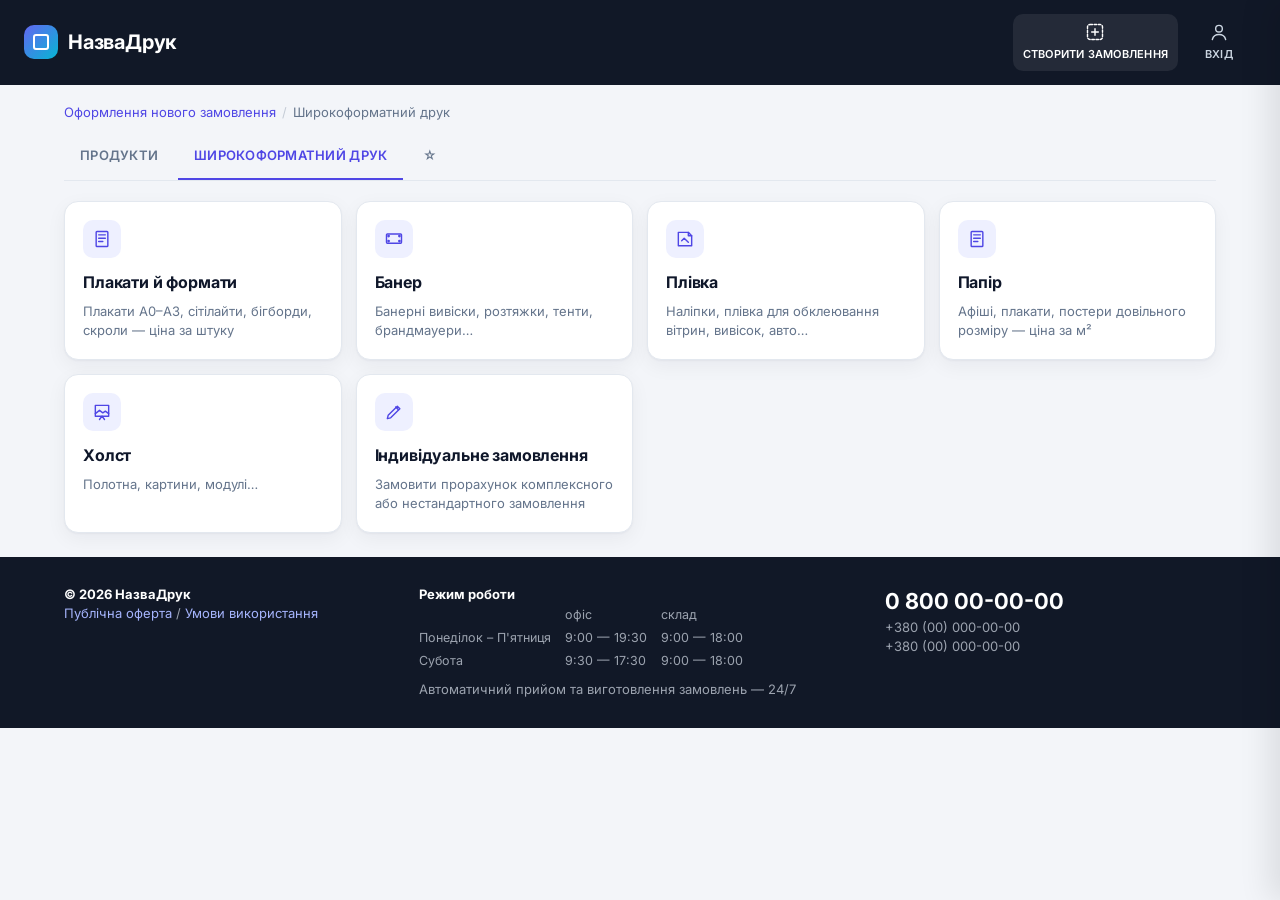
<file: calculator.html>
<!doctype html>
<html lang="uk">
<head>
<meta charset="utf-8">
<meta name="viewport" content="width=device-width, initial-scale=1">
<title>Широкоформатний друк</title>
<link rel="preconnect" href="https://fonts.googleapis.com">
<link href="https://fonts.googleapis.com/css2?family=Inter:wght@400;500;600;700&display=swap" rel="stylesheet">
<link rel="stylesheet" href="app.css?v=18">
</head>
<body>

<header><div class="top">
  <div class="logo"><i></i><span class="bn">НазваДрук</span></div>
  <nav class="menu" id="menu"></nav>
</div></header>

<main class="wrap" id="app"></main>

<footer><div class="wrap">
  <div><b>© 2026 <span class="bn">НазваДрук</span></b><br><a style="color:#a5b4fc" data-go="page/offer">Публічна оферта</a> / <a style="color:#a5b4fc" data-go="page/terms">Умови використання</a></div>
  <div><b>Режим роботи</b>
    <table><tr><td></td><td>офіс</td><td>склад</td></tr>
      <tr><td>Понеділок – П'ятниця</td><td>9:00 — 19:30</td><td>9:00 — 18:00</td></tr>
      <tr><td>Субота</td><td>9:30 — 17:30</td><td>9:00 — 18:00</td></tr></table>
    <div style="margin-top:8px">Автоматичний прийом та виготовлення замовлень — 24/7</div></div>
  <div><div class="tel">0 800 00-00-00</div>+380 (00) 000-00-00<br>+380 (00) 000-00-00</div>
</div></footer>

<aside class="drawer" id="drawer"></aside>
<div class="modal" id="modal"><div class="box" id="modalBox"></div></div>

<script>
// нова версія сайту: браузер міг узяти сторінку з кешу — перевіряємо номер збірки й перезавантажуємо
(function(){ var B='18'; if(B.indexOf('__')===0) return; fetch('version.txt?t='+Date.now(),{cache:'no-store'}).then(function(r){ return r.ok?r.text():''; }).then(function(v){ v=(v||'').trim(); var u=new URL(location.href);
  if(v&&v!==B&&u.searchParams.get('b')!==v){ u.searchParams.set('b',v); location.replace(u.toString()); } }).catch(function(){}); })();
</script>
<script src="shared.js?v=18"></script>
<script src="viewer.js?v=18"></script>
<script>
/* =====================================================================
   РЕНДЕР
   ===================================================================== */
const $=s=>document.querySelector(s);
const app=$('#app');

const crumbs=extra=>`<div class="crumbs"><a data-go="">Оформлення нового замовлення</a><span>/</span>${extra?`<a data-go="">Широкоформатний друк</a><span>/</span>${extra}`:'Широкоформатний друк'}</div>
  <div class="tabs"><a class="${VIEW==='products'?'on':''}" data-go="products">Продукти</a><a class="${VIEW==='products'?'':'on'}" data-go="">Широкоформатний друк</a><a title="Обране">☆</a></div>`;

let VIEW='';
/* ---------- вкладка «Продукти»: усі стандартні розміри виробів з ціною «від» ---------- */
function fromPrice(c,z){ // найнижча ціна за 1 шт серед доступних матеріалів і якостей
  let best=null;
  for(const m of c.mats||[]){ if(m.na) continue; for(const k of c.q){ if(m.pr[k]==null&&!(m.fx&&m.fx[z[0]+'x'+z[1]]&&m.fx[z[0]+'x'+z[1]][k]!=null)) continue;
    if(c.fixed&&!(m.fx&&m.fx[z[0]+'x'+z[1]]&&m.fx[z[0]+'x'+z[1]][k]!=null)) continue;
    const v=calcSum(c,m,k,z[0],z[1],1); if(v>0&&(best==null||v<best)) best=v; } }
  return best;
}
function renderProducts(){
  const cats=ORDER.filter(id=>!CATS[id].hidden&&CATS[id].kind!=='form');
  app.innerHTML=crumbs()+cats.map(id=>{ const c=CATS[id], vids=c.kind==='stand'?c.vids:[null];
    const rows=vids.flatMap((v,vi)=>(v?v.sizes:c.std).map((z,i)=>{ const name=(v?v.n+' ':'')+(v?(z[3]||''):(z[2]||'')), pr=c.kind==='stand'?z[2]:fromPrice(c,z);
      return `<tr class="row" data-prod="${id}|${i}|${vi}"><td><b>${z[0]} × ${z[1]} мм</b></td><td>${esc(name.trim())||'—'}</td><td class="r">${fmt1(z[0]*z[1]/1e6)} м²</td><td class="r">${pr!=null?'від <b>'+fmt(pr)+'</b> грн':'<span class="muted">за запитом</span>'}</td><td class="r"><span class="lnk">Розрахувати →</span></td></tr>`; }));
    return `<div class="card flush"><div class="bar"><b style="font-size:16px">${esc(c.n)}</b><span class="muted" style="font-size:13px">${esc(c.d||'')}</span><span class="grow"></span><a data-go="${id}">Свій розмір →</a></div>
      <div class="tbl-wrap"><table class="tbl compact" style="min-width:560px"><thead><tr><th>Розмір</th><th>Назва</th><th class="r">Площа</th><th class="r">Ціна за 1 шт</th><th></th></tr></thead><tbody>${rows.join('')}</tbody></table></div></div>`; }).join('')+
    `<p class="foot-note">Ціна «від» — найдешевший матеріал і якість друку для цього розміру, без додаткових послуг.</p>`;
}
function renderHome(){
  app.innerHTML=crumbs()+`<div class="tiles">${ORDER.filter(id=>!CATS[id].hidden).map(id=>{const c=CATS[id];return `<a class="tile" data-go="${id}"><div class="ico">${I[c.ico]}</div><b>${c.n}</b><span>${c.d}</span></a>`}).join('')}</div>`;
}
function infoBlock(){
  const L=[['doc','Інструкція по оформленню замовлення'],['printer','Якість друку'],['layers','Матеріали'],['chat','Ваш відгук'],['clock','Терміни друку'],['width','Ширина матеріалів та друку'],['tag','Зразки матеріалів з друком'],['warn','Знайшли помилку?']];
  return `<div class="card"><div class="info">${L.map(([i,t])=>`<a data-info="${t}">${I[i]}<span>${t}</span></a>`).join('')}</div></div>`;
}
function renderCustom(){
  app.innerHTML=crumbs('Індивідуальне замовлення')+`<div class="card title-card"><h1>Індивідуальне замовлення</h1></div>
   <div class="card"><p style="margin-top:0;color:var(--muted)">Опишіть завдання — менеджер прорахує комплексне або нестандартне замовлення.</p>
   <div class="card-h"><h2>Форма замовлення</h2></div>
   <div class="form"><div><div class="lbl">Ім'я</div><input class="inp" id="cuN" value="${esc(AUTH?ME.name:'')}" autocomplete="name"></div><div><div class="lbl">Телефон</div><input class="inp" id="cuP" type="tel" value="${esc(AUTH?ME.phone:'')}" autocomplete="tel"></div>
   <div><div class="lbl">Опишіть ваше завдання із зазначенням тиражів, технологій, термінів та всього, що допоможе нам максимально підготуватися до розмови з вами</div><textarea id="cuT"></textarea></div>
   <div><label class="btn" style="display:inline-flex;align-items:center;gap:6px">${I.upload}Завантажити файл<input type="file" hidden id="cuF"></label> <span class="muted" id="cuFn" style="font-size:13px"></span></div>
   <div id="cuErr" style="color:var(--bad);font-size:13px;min-height:18px"></div><div><button class="btn pri" data-act="cuSend">Надіслати</button></div></div></div>`;
}
function renderProduct(){
  const c=curCat();
  // порядок: розмір → фільтр (матеріал, якість) → опції → комплекти → таблиця цін; праворуч закріплено підсумок
  let h=crumbs(c.n)+`<div class="card title-card"><h1>${c.n}</h1></div>`+infoBlock()+`<div class="cols prod"><div>`;
  if(c.vids) h+=`<div class="card"><div class="card-h"><h2>Вид</h2></div><div class="vids">${c.vids.map((v,i)=>`<div class="vid ${i===S.vid?'on':''}" data-vid="${i}">${VIDS[v.ico]}${v.n}</div>`).join('')}</div></div>`;
  h+=`<div class="card" id="sizeCard"></div><div class="card" id="filterCard"></div>`;
  if(c.opts.length) h+=`<div class="card" id="optCard"></div>`;
  if(c.kind!=='stand') h+=`<div class="card"><div class="kits"><h2>Комплектів</h2><div class="stepper"><button data-k="-1">−</button><input id="kits" type="number" min="1" value="${S.kits}"><button data-k="1">+</button></div><small>Замовлень з однаковими параметрами, але <b>різними макетами</b></small></div></div>`;
  h+=`<div class="card price" id="priceCard"></div>
      <p class="foot-note">* кінцева вартість виробу може бути змінена після оформлення замовлення у випадку незручного розміру для комплектування</p>
    </div><aside class="sticky"><div class="card" id="sideCard"></div></aside></div>`;
  app.innerHTML=h;
  renderSize(); renderOpts(); renderFilter(); renderPrice();
}
/* ---------- закріплений підсумок: що замовляють і скільки коштує ---------- */
function sideKey(){
  const c=curCat(), g=priceGroups(); if(!g||!g.length) return null;
  const terms=TERMS[c.terms]; let k=S.sel&&S.sel.split('|');
  let grp=k&&g.find(x=>x.mi===+k[0]&&x.qk===k[1]&&(x.li??0)===+k[2]); if(!grp){ grp=g[0]; k=null; }
  const t=(k&&terms.find(t=>t.id===k[3]))||terms.find(t=>t.id==='d1')||terms[0];
  return `${grp.mi}|${grp.qk}|${grp.li??0}|${t.id}|${Math.max(1,+(S.sideTir||(k&&k[4])||S.tir[0])||1)}`;
}
function renderSide(){
  const box=$('#sideCard'); if(!box) return; const c=curCat(), key=sideKey();
  const sz=c.kind==='stand'?`${c.vids[S.vid].n}, ${stdList()[S.std][0]} × ${stdList()[S.std][1]} мм`:curSizes().map(s=>`${fmt1(s.w*10)} × ${fmt1(s.h*10)} мм`).join('<br>')||'—';
  document.querySelectorAll('td.c.sel').forEach(x=>x.classList.remove('sel'));
  const head=`<div class="card-h"><h2>Ваше замовлення</h2></div>`, base=`<dt>Продукт</dt><dd>${c.n}${c.vids&&c.kind!=='stand'?' · '+c.vids[S.vid].n:''}</dd><dt>Розмір</dt><dd>${sz}</dd>`;
  if(!key){ box.innerHTML=head+`<dl class="kv2 side-kv">${base}</dl><p class="muted" style="font-size:13px;margin:12px 0 0">Оберіть матеріал і якість друку у фільтрі — тут з’явиться ціна.</p>`; return; }
  const [mi,qk,li,tid,tir]=key.split('|'), m=c.mats[+mi], t=TERMS[c.terms].find(x=>x.id===tid), p=price(c,m,qk,+li,t,+tir);
  const cell=document.querySelector(`td.c[data-g="${key}"]`); if(cell) cell.classList.add('sel');
  box.innerHTML=head+`<dl class="kv2 side-kv">${base}<dt>Матеріал</dt><dd>${m.n}${c.lam&&+li>0?' + ламінація '+c.lam[+li].n.toLowerCase():''}</dd><dt>Друк</dt><dd>${plain(Q[qk].n)}</dd>
    <dt>Опції</dt><dd>${p&&p.o.lines.length?p.o.lines.map(l=>l[0]).join('<br>'):'—'}</dd>${S.kits>1?`<dt>Комплектів</dt><dd>${S.kits}</dd>`:''}<dt>Готовність</dt><dd>${t.n}${t.s?' '+t.s:''}, ${ready(t).txt.replace('на ','')}</dd></dl>
   <div class="side-tir"><span>Тираж, шт</span><div class="stepper"><button data-st="-1" aria-label="Менше">−</button><input id="sideTir" type="number" min="1" value="${tir}"><button data-st="1" aria-label="Більше">+</button></div></div>
   ${p?`<div class="side-sum"><span>До сплати</span><b>${fmt(p.total)} грн</b><small>${fmt(p.per)} грн за штуку</small></div><button class="btn pri" data-side-order="${key}" style="width:100%;height:46px">Оформити замовлення</button>`
     :`<p class="muted" style="font-size:13px">Для цього розміру й матеріалу ціни немає — оберіть інший матеріал або розмір.</p>`}
   <p class="muted" style="font-size:12px;margin:10px 0 0">Іншу комбінацію можна вибрати кліком по ціні в таблиці.</p>`;
}

function renderSize(){
  const c=curCat(), list=stdList();
  const stdOpts=list.map((s,i)=>`<option value="${i}" ${i===S.std?'selected':''}>${s[0]} × ${s[1]} мм${c.kind==='stand'?` (${fmt(s[2])} грн)${s[3]?' — '+s[3]:''}`:(s[2]?` (${s[2]})`:'')}</option>`).join('');
  let left=`<div class="lbl">Оберіть стандартний:</div><select class="sel" id="stdSel">${stdOpts}</select>`;
  if(c.kind==='stand'){
    left+=`<div class="stand-modes">${['Конструкція + друк банера','Друк банера без конструкції','Конструкція без друку'].map((t,i)=>`<label class="radio"><input type="radio" name="sm" value="${i}" ${i===S.standMode?'checked':''}>${t}</label>`).join('')}</div>`;
  } else {
    const rows=S.sizes.length?S.sizes:[{w:'',h:''}];
    left+=`<div class="lbl" style="margin-top:16px">Введіть свій:</div>`+rows.map((r,i)=>`
      <div class="own" data-i="${i}"><input class="inp" data-k="w" placeholder="Ширина, мм" type="number" min="0" value="${r.w}" aria-label="Ширина, мм"><span class="x">×</span><input class="inp" data-k="h" placeholder="Висота, мм" type="number" min="0" value="${r.h}" aria-label="Висота, мм">
      <span class="unit">мм</span>
      ${i>0?`<button class="rm" data-rm="${i}" title="Видалити">×</button>`:'<span></span>'}</div>`).join('')+
      `<button class="btn" id="addSize" style="margin-top:8px">Додати ще один розмір</button>`+
      (c.fixed?`<p class="muted" style="font-size:13px;margin:12px 0 0">Стандартні формати — за фіксованою ціною за штуку. Свій розмір рахується за площею.</p>`:'');
  }
  $('#sizeCard').innerHTML=`<div class="card-h"><h2>Розмір</h2></div><div class="size-grid"><div>${left}</div><div><div class="pv-h">Вигляд готового виробу</div><div class="pv" id="pv"></div></div></div>`;
  renderPreview();
}

// поділ на частини: скільки частин і в якому напрямку (для прев'ю і опису замовлення)
function splitOf(c,ts){
  const lim=c.kind==='roll'&&c.mats.some(m=>m.rolls)?printLimit(c):Infinity; if(Math.min(ts.w,ts.h)<=lim+1e-9) return null;
  const ov=c.big==='weld'?4:(CFG.overlap??20)/10, need=L=>L<=lim+1e-9?1:Math.ceil((L-ov)/(lim-ov)), nV=need(ts.w), nH=need(ts.h), dir=S.opts.split||0;
  const vert=dir===1?true:dir===2?false:nV<=nH; return {vert,n:vert?nV:nH,ov};
}
function partsInfo(c){ const s=curSizes()[0]; if(!s) return ''; const x=splitOf(c,techSizes([s])[0]); return x?`${x.n} част. з ${c.big==='weld'?'спайкою':'нахльостом'} ${x.ov*10} мм`:''; }
function renderPreview(){
  const c=curCat(), sizes=curSizes(), o=S.opts; const pv=$('#pv'); if(!pv) return;
  if(!sizes.length){ pv.innerHTML='<span style="color:var(--muted)">Вкажіть розмір</span>'; return; }
  const show=sizes.slice(0,4), box=show.length>1?150:230;
  const pc=S.cat==='banner'?OPT.pocket.c[o.pocket||0]:null, wrap=S.cat==='canvas'&&S.vid===0?OPT.wrap.c[o.wrap||0]:null;
  pv.innerHTML=show.map((s,si)=>{
    const k=box/Math.max(s.w,s.h), w=Math.max(24,s.w*k), h=Math.max(24,s.h*k), pad=16, gid='pvg'+si, ts=techSizes([s])[0];
    const band=wrap?Math.max(7,4*k):0, X=pad+band, Y=pad+band; // поле загину холста
    // стандартне зображення-приклад з водяним знаком
    let g=`<defs><linearGradient id="${gid}" x1="0" y1="0" x2="1" y2="1"><stop offset="0" stop-color="#7dd3fc"/><stop offset=".55" stop-color="#a78bfa"/><stop offset="1" stop-color="#f9a8d4"/></linearGradient>
      <clipPath id="${gid}c"><rect x="${X-band}" y="${Y-band}" width="${w+2*band}" height="${h+2*band}"/></clipPath></defs>`;
    const img=`<g clip-path="url(#${gid}c)"><rect x="${X-band}" y="${Y-band}" width="${w+2*band}" height="${h+2*band}" fill="url(#${gid})"/><circle cx="${X+w*.72}" cy="${Y+h*.3}" r="${Math.min(w,h)*.12}" fill="#fff" fill-opacity=".7"/>
      <path d="M${X-band} ${Y+h+band}L${X+w*.32} ${Y+h*.5}L${X+w*.55} ${Y+h*.75}L${X+w*.78} ${Y+h*.45}L${X+w+band} ${Y+h+band}z" fill="#4c1d95" fill-opacity=".35"/></g>`;
    if(wrap&&!wrap.print) g+=`<rect x="${X-band}" y="${Y-band}" width="${w+2*band}" height="${h+2*band}" fill="var(--card)" stroke="var(--ink)" stroke-opacity=".3"/><g clip-path="url(#${gid}c)"><rect x="${X}" y="${Y}" width="${w}" height="${h}" fill="url(#${gid})"/></g>`;
    else g+=img;
    if(wrap) g+=`<rect x="${X}" y="${Y}" width="${w}" height="${h}" fill="none" stroke="#fff" stroke-dasharray="4 3"/>`;
    g+=`<rect x="${X-band}" y="${Y-band}" width="${w+2*band}" height="${h+2*band}" rx="1" fill="none" stroke="var(--ink)" stroke-opacity=".35"/>`;
    g+=`<text x="${X+w/2}" y="${Y+h/2}" transform="rotate(-28 ${X+w/2} ${Y+h/2})" text-anchor="middle" dominant-baseline="middle" font-size="${Math.max(9,Math.min(w,h)/5)}" font-weight="700" letter-spacing="2" fill="#fff" fill-opacity=".7">ПРИКЛАД</text>`;
    if(c.kind==='stand'){ const v=c.vids[S.vid].ico;
      if(v==='x') g+=`<path d="M${X} ${Y}L${X-8} ${Y+h+14}M${X+w} ${Y}L${X+w+8} ${Y+h+14}" stroke="var(--muted)"/>`;
      if(v==='roll') g+=`<rect x="${X-4}" y="${Y+h}" width="${w+8}" height="6" rx="2" fill="var(--muted)"/>`;
      if(v==='wall') g+=`<path d="M${X} ${Y+h}v12M${X+w} ${Y+h}v12" stroke="var(--muted)"/>`;
      if(v==='clip') g+=`<rect x="${X-3}" y="${Y-3}" width="${w+6}" height="6" fill="var(--muted)"/><rect x="${X-3}" y="${Y+h-3}" width="${w+6}" height="6" fill="var(--muted)"/>`; }
    // спайки / шви при друці частинами
    const sp=c.kind==='roll'?splitOf(c,ts):null;
    if(sp) for(let i2=1;i2<sp.n;i2++){ const f=i2/sp.n; g+=sp.vert?`<line x1="${X+w*f}" x2="${X+w*f}" y1="${Y-4}" y2="${Y+h+4}" stroke="var(--bad)" stroke-width="1.5" stroke-dasharray="5 3"/>`:`<line y1="${Y+h*f}" y2="${Y+h*f}" x1="${X-4}" x2="${X+w+4}" stroke="var(--bad)" stroke-width="1.5" stroke-dasharray="5 3"/>`; }
    if(S.cat==='banner'){
      // кишені — штрихом, висота в масштабі
      if(pc&&pc.sides){ const t=Math.max(5,pocketH()/10*k); for(const sd of pc.sides) g+=`<rect ${sd==='t'?`x="${X}" y="${Y}" width="${w}" height="${t}"`:sd==='b'?`x="${X}" y="${Y+h-t}" width="${w}" height="${t}"`:sd==='l'?`x="${X}" y="${Y}" width="${t}" height="${h}"`:`x="${X+w-t}" y="${Y}" width="${t}" height="${h}"`} fill="var(--card)" fill-opacity=".35" stroke="var(--ink)" stroke-width="1.2" stroke-dasharray="4 3"/>`; }
      const ey=OPT.eyel.c[o.eyel||0];
      if(ey.pos){ const st=OPT.eyelStep.c[o.eyelStep??4].step, pts=[], P=(x,y)=>pts.push([X+4+x*(w-8),Y+4+y*(h-8)]);
        const line=(n,f)=>{for(let i=0;i<n;i++) f(i/(n-1));};
        const nW=Math.min(24,Math.max(2,Math.ceil(s.w/st)+1)), nH=Math.min(24,Math.max(2,Math.ceil(s.h/st)+1)), p=ey.pos;
        if(p==='c4'){P(0,0);P(1,0);P(0,1);P(1,1);}
        else if(p==='c8'){[[0,0],[.5,0],[1,0],[0,.5],[1,.5],[0,1],[.5,1],[1,1]].forEach(([x,y])=>P(x,y));}
        else { if(p==='trbl'||p.includes('t')) line(nW,t=>P(t,0)); if(p==='trbl'||p.includes('b')) line(nW,t=>P(t,1)); if(p==='trbl'||p.includes('l')) line(nH,t=>P(0,t)); if(p==='trbl'||p.includes('r')) line(nH,t=>P(1,t)); }
        g+=pts.map(([x,y])=>`<circle cx="${x}" cy="${y}" r="2.4" fill="#fff" stroke="var(--ink)" stroke-opacity=".7"/>`).join(''); }
    }
    const W2=w+2*X, H2=h+2*Y, tech=Math.abs(ts.w-s.w)>.01||Math.abs(ts.h-s.h)>.01;
    return `<div style="text-align:center"><svg width="${W2}" height="${H2}" viewBox="0 0 ${W2} ${H2}" role="img" aria-label="Приклад виробу ${fmt1(s.w*10)} на ${fmt1(s.h*10)} мм">${g}</svg>
      <div style="font-size:13px">${fmt1(s.w*10)} × ${fmt1(s.h*10)} мм <b>(${fmt1(s.w*s.h/1e4)} м²)</b>${tech?`<br><span class="muted">з припусками ${fmt1(ts.w*10)} × ${fmt1(ts.h*10)} мм</span>`:''}${sp?`<br><span style="color:var(--bad)">друк частинами: ${sp.n} шт, ${c.big==='weld'?'спайка':'нахльост'} ${sp.ov*10} мм</span>`:''}</div></div>`;
  }).join('')+(sizes.length>4?`<div style="color:var(--muted)">+ ще ${sizes.length-4}</div>`:'')+
  `<div class="pv-note">Зображення — приклад. Пропорції, кишені, люверси й шви — за вашими параметрами.</div>`;
}

function optHint(def,ch){
  const s=curSizes()[0]; if(!s||!ch) return '';
  const per=2*(s.w+s.h)/100;
  if(def.id==='eyelDia'){ const ey=OPT.eyel.c[S.opts.eyel||0]; if(!ey.pos) return ''; const n=eyeletCount(s,ey.pos,OPT.eyelStep.c[S.opts.eyelStep??4].step); return `+ ${fmt(ch.ep)} x ${n} = ${fmt(ch.ep*n)} грн`; }
  if(ch.k) return '';
  if(!ch.per) return '';
  const minT=ch.min?` (мінімум ${fmt1(ch.min)} грн)`:'';
  switch(ch.per){
    case 'piece': return `+ ${fmt(ch.p)} грн/виріб${minT}`;
    case 'perim': return `+ ${fmt(ch.p*per)} грн/шт${minT}`;
    case 'perimCm': return `+ ${fmt1(ch.p)} x ${fmt1(per*100)} = ${fmt(ch.p*per*100)} грн`;
    case 'perimTh': return `+ ${fmt(1.98*(ch.x||1))} - ${fmt(7.92*(ch.x||1))} грн/шт, залежить від товщини матеріалу${minT}`;
    case 'area': return `+ ${fmt(ch.p*s.w*s.h/1e4)} грн/шт`;
    case 'pocket': return `+ ${fmt(ch.p*[...ch.sides].reduce((t,sd)=>t+((sd==='t'||sd==='b')?s.w:s.h),0)/100)} грн/шт`;
  } return '';
}

function renderOpts(){
  const c=curCat(); if(!$('#optCard')) return;
  const o=S.opts;
  let h=`<div class="card-h"><h2>Опції</h2><button class="ghost" id="optClear">✕ Очистити</button></div>`;
  for(const id of c.opts){
    const def=OPT[id]; if(def.when&&!def.when(o,S)) continue;
    const val=o[def.id]??def.def??0; let ctl='';
    if(def.t==='select') ctl=`<select class="sel" data-o="${def.id}">${def.c.map((ch,i)=>`<option value="${i}" ${i===val?'selected':''}>${ch.l}</option>`).join('')}</select>`;
    else if(def.t==='chips') ctl=`<div class="chips">${def.c.map((ch,i)=>`<div class="chip ${i===val?'on':''}" data-o="${def.id}" data-v="${i}">${ch.l==='Ні'?I.no:''}${ch.l}</div>`).join('')}</div>`;
    else if(def.t==='num') ctl=`<input class="inline-in" type="number" min="20" step="10" data-on="${def.id}" value="${o[def.id]??def.def??''}" aria-label="${esc(def.l)}"> мм`;
    else if(def.t==='plotlen'){ const p=S.plotLen;
      ctl=`<div style="display:grid;gap:8px">
        <label class="radio"><input type="radio" name="pl" value="0" ${p.mode===0?'checked':''}>Я знаю довжину: <input class="inline-in" data-pl="len" type="number" value="${p.len}"> мм</label>
        <label class="radio"><input type="radio" name="pl" value="1" ${p.mode===1?'checked':''}>Визначити приблизно: <input class="inline-in" data-pl="obj" type="number" value="${p.obj}"> <small style="color:var(--muted)">кількість об'єктів в макеті * ціна може бути перерахована</small></label>
        <label class="radio"><input type="radio" name="pl" value="2" ${p.mode===2?'checked':''}>Вирахувати при перевірці</label></div>`; }
    const hint=def.c?optHint(def,def.c[val]):'';
    h+=`<div class="opt ${def.sub?'sub':''}"><div class="ol">${def.l}${def.note?`<div style="font-size:11.5px;color:var(--muted);font-weight:400">${def.note}</div>`:''}</div><div class="ctl">${ctl}${hint?`<span class="hint">${hint}</span>`:''}</div></div>`;
  }
  if(isBigItem()){
    const v=o.big||0;
    const ch=c.big==='weld'?['Пропайка швів +80 грн м/пог (вертикальне по вужчій стороні) (+ 1 день до терміну друку)','Віддати частинами']:['Віддати частинами'];
    const sp=o.split||0, lim=printLimit(c), pi=partsInfo(c);
    h+=`<div class="opt"><div class="ol">Великий розмір<div style="font-size:11.5px;color:var(--muted);font-weight:400">Ширина друку — до ${Math.round(lim*10)} мм (екосольвент і УФ — до ${Math.max(...Object.values(CFG.printMax))} мм). Ширший виріб друкується частинами${pi?`: ${pi}`:''}</div></div><div class="ctl"><div class="chips">${ch.map((t,i)=>`<div class="chip ${i===v?'on':''}" data-o="big" data-v="${i}">${t}</div>`).join('')}</div></div></div>
     <div class="opt sub"><div class="ol">Як ділити</div><div class="ctl"><div class="chips">${['Автоматично — менше частин','Уздовж (вертикальні шви)','Упоперек (горизонтальні шви)'].map((t,i)=>`<div class="chip ${i===sp?'on':''}" data-o="split" data-v="${i}">${t}</div>`).join('')}</div></div></div>`;
  }
  $('#optCard').innerHTML=h;
}

function renderFilter(){
  const c=curCat(), f=S.f;
  const selMats=[...f.mats].map(i=>c.mats[i]);
  const qAvail=k=>(selMats.length?selMats:c.mats.filter(m=>!m.na)).some(m=>m.pr[k]!=null);
  const mAvail=m=>!m.na&&(!f.q.size||[...f.q].some(k=>m.pr[k]!=null));
  const qLab=(c.qLabel||'Якість друку');
  let h=`<div class="card-h"><h2>Фільтр (вибір, порівняння)</h2><button class="ghost" id="fReset">Скинути</button></div>`;
  if(c.mats.length>1) h+=`<div class="frow"><div class="fname ${f.mats.size&&f.mats.size===c.mats.filter(m=>!m.na).length?'on':''}" data-all="mats">${f.mats.size?'Обрати всі<br>матеріали':'Матеріал'}</div><div class="fbtns">${c.mats.map((m,i)=>`<button class="fb ${f.mats.has(i)?'on':''} ${mAvail(m)?'':'dis'}" data-f="mats" data-v="${i}" data-tip="${esc(m.t)}${m.na?'\nНемає в наявності':''}">${m.n}${m.na?'<span class="na">немає в наявності</span>':''}</button>`).join('')}</div></div>`;
  if(c.lam) h+=`<div class="frow"><div class="fname" data-all="lam">Ламінація</div><div class="fbtns">${c.lam.map((l,i)=>`<button class="fb ${f.lam.has(i)?'on':''}" data-f="lam" data-v="${i}" data-tip="${esc(l.t)}">${l.n}</button>`).join('')}</div></div>`;
  h+=`<div class="frow"><div class="fname" data-all="q">${f.q.size?'Обрати всі<br>типи друку':qLab}</div><div class="fbtns">${c.q.map(k=>`<button class="fb ${f.q.has(k)?'on':''} ${qAvail(k)?'':'dis'}" data-f="q" data-v="${k}" data-tip="${esc(Q[k].t)}">${Q[k].n}</button>`).join('')}</div></div>`;
  if(S.termsOn) h+=`<div class="frow"><div class="fname ${f.terms.size?'':'on'}" data-all="terms">Термін друку</div><div class="fbtns">${TERMS[c.terms].map(t=>`<button class="fb ${f.terms.has(t.id)?'on':''}" data-f="terms" data-v="${t.id}" data-tip="${'Друк за '+(t.s||t.n)}">${t.n}${t.s?`<small>${t.s}</small>`:''}</button>`).join('')}</div></div>`;
  $('#filterCard').innerHTML=h;
}

function priceGroups(){
  const c=curCat(), f=S.f;
  if(!f.mats.size||!f.q.size) return null;
  const lams=c.lam?(f.lam.size?[...f.lam].sort():[0]):[null];
  const g=[];
  for(const mi of [...f.mats].sort((a,b)=>a-b)){ const m=c.mats[mi]; if(m.na) continue;
    for(const li of lams) for(const qk of c.q) if(f.q.has(qk)&&m.pr[qk]!=null) g.push({m,mi,li,qk}); }
  return g;
}

function renderPrice(){
  setTimeout(renderSide,0);
  const c=curCat(); if(!$('#priceCard')) return;
  const groups=priceGroups();
  const terms=TERMS[c.terms].filter(t=>!S.f.terms.size||S.f.terms.has(t.id));
  const extra=(c.big==='weld'&&(S.opts.big||0)===0&&isBigItem())?1:0;
  const qLab=(c.qLabel||'якість друку').toLowerCase();
  let h=`<div class="ptbl-wrap"><table class="ptbl"><thead><tr>
    <th rowspan="2" style="width:22%">Матеріал</th><th rowspan="2" style="width:11%">${qLab}</th><th rowspan="2" style="width:14%">готовність</th>
    <th colspan="${S.tir.length}"><div class="tg">
      <span style="margin-right:auto">Вартість без доставки${CFG.ccat&&CFG.ccat!=='retail'?` · ціни для категорії «${esc((CFG.ccats.find(x=>x.id===CFG.ccat)||{n:''}).n)}»`:''}</span>
      <label class="tgl"><input type="checkbox" id="tPer" ${S.perUnit?'checked':''}><i></i>за екземпляр</label>
      <button class="xls" id="xls" title="Завантажити налаштований прайс Excel">XLS</button></div>
      <div style="text-align:right;margin-top:4px;font-weight:500">${S.perUnit?'За екземпляр':'За наклад'}</div></th></tr>
    <tr>${S.tir.map((t,i)=>`<th><select class="tir" data-ti="${i}">${[...new Set([...CFG.tirageList,t])].sort((a,b)=>a-b).map(v=>`<option ${v===t?'selected':''}>${v}</option>`).join('')}</select></th>`).join('')}</tr></thead><tbody>`;
  const cols=3+S.tir.length;
  if(!groups) h+=`<tr><td colspan="${cols}" class="empty">${S.f.mats.size?'Для формування прайс-листа оберіть '+qLab:'Щоб сформувати прайс оберіть матеріал, '+qLab}</td></tr>`;
  else if(!groups.length) h+=`<tr><td colspan="${cols}" class="empty">Немає доступних комбінацій матеріалу та друку</td></tr>`;
  else for(const g of groups){
    terms.forEach((t,ti)=>{
      const r=ready(t,extra);
      h+=`<tr class="${ti===0?'grp':''}">`;
      if(ti===0) h+=`<td class="g" rowspan="${terms.length}">${g.m.n}${g.li>0?`<div style="font-size:12px;color:var(--muted)">ламінація: ${c.lam[g.li].n.toLowerCase()}</div>`:''}</td><td class="g" rowspan="${terms.length}">${plain(Q[g.qk].n)}</td>`;
      h+=`<td class="rd"><b>${r.lab}</b>${r.txt}</td>`;
      for(const tir of S.tir){ const p=price(c,g.m,g.qk,g.li??0,t,tir);
        h+=p?`<td class="c" data-g="${g.mi}|${g.qk}|${g.li??0}|${t.id}|${tir}">${fmt(S.perUnit?p.per:p.total)}</td>`:`<td style="color:var(--muted)">—</td>`; }
      h+='</tr>';
    });
  }
  $('#priceCard').innerHTML=h+'</tbody></table></div>';
}

/* ---------- модалки ---------- */
function modal(html){ $('#modalBox').classList.remove('wide'); $('#modalBox').innerHTML=html+`<div style="text-align:right;margin-top:18px"><button class="btn" data-close>Закрити</button></div>`; $('#modal').classList.add('on'); }
const closeModal=()=>$('#modal').classList.remove('on');
const toast=t=>modal(`<h3>${t}</h3>`);

function openInfo(t){
  const c=curCat(); let b=`<h3>${t}</h3>`;
  if(t==='Ширина матеріалів та друку')
    b+=c.kind==='sheet'?`<table><tr><th>Матеріал</th><th>Розмір листа, мм</th></tr>${c.mats.map(m=>`<tr><td>${m.n}</td><td>${m.sheet[0]*10} × ${m.sheet[1]*10}</td></tr>`).join('')}</table>`
      :`<table><tr><th>Матеріал</th><th>Ширина рулонів, мм</th></tr>${c.mats.map(m=>`<tr><td>${m.n}</td><td>${(m.rolls||[]).map(r=>r*10).join(', ')}</td></tr>`).join('')}</table><p style="color:var(--muted);font-size:13px">Мін. розмір виробу 50×50 мм. Великі вироби збираються з частин.</p>`;
  else if(t==='Терміни друку') b+=`<table>${TERMS[c.terms].map(x=>`<tr><td>${x.n} ${x.s}</td><td>${ready(x).txt}</td></tr>`).join('')}</table>`;
  else if(t==='Якість друку') b+=`<table>${c.q.map(k=>`<tr><td><b>${plain(Q[k].n)}</b></td><td>${Q[k].t.replace(/\n/g,'<br>')}</td></tr>`).join('')}</table>`;
  else if(t==='Матеріали') b+=`<table>${c.mats.map(m=>`<tr><td><b>${m.n}</b></td><td>${m.t}${m.na?' — <span style="color:var(--bad)">немає в наявності</span>':''}</td></tr>`).join('')}</table>`;
  else if(t==='Ваш відгук'||t==='Знайшли помилку?'){ const bug=t!=='Ваш відгук'; b+=`<p class="muted" style="margin-top:0">${bug?'Опишіть, що працює не так — виправимо.':'Що сподобалось і що покращити?'}</p>${AUTH?'':'<div class="lbl">Ваше ім’я або телефон</div><input class="inp" id="fbN" style="margin-bottom:10px">'}<textarea class="area" id="fbT" style="min-height:110px"></textarea><div style="margin-top:12px"><button class="btn pri" data-act="fbSend" data-v="${bug?'bug':'review'}">Надіслати</button></div>`; modal(b); return; }
  else if(!infoText(t)) b+=`<p style="color:var(--muted)">Текст готується.</p>`;
  b+=infoText(t);
  modal(b);
}
// усі вибрані опції для опису замовлення (і безкоштовні — висота кишені, тип натяжки, напрямок поділу)
function optList(p){
  const c=curCat(), o=S.opts, out=p.o.lines.map(l=>l[0]);
  for(const id of c.opts||[]){ const def=OPT[id]; if(!def||(def.when&&!def.when(o,S))||def.t==='plotlen') continue;
    if(def.t==='num'){ out.push(`${def.l}: ${o[def.id]??def.def} мм`); continue; }
    const ch=def.c[o[def.id]??def.def??0]; if(!ch||ch.l==='Ні'||/^Ні\b/.test(ch.l)) continue; const t=def.l+': '+ch.l.toLowerCase(); if(!out.includes(t)) out.push(t); }
  if(S.cat==='banner'&&OPT.pocket.c[o.pocket||0].sides) out.push(`Висота кишені: ${pocketH()} мм`);
  const pi=isBigItem()?partsInfo(c):''; if(pi) out.push(`Друк частинами: ${pi}${o.split===1?', уздовж':o.split===2?', упоперек':''}`);
  return [...new Set(out)];
}
function openOrder(key){
  const [mi,qk,li,tid,tir]=key.split('|'); const c=curCat(), m=c.mats[+mi], t=TERMS[c.terms].find(x=>x.id===tid);
  const p=price(c,m,qk,+li,t,+tir); S.picked=key; renderDrawer(); const rd=ready(t);
  const sz=c.kind==='stand'?`${c.vids[S.vid].n}, ${stdList()[S.std][0]} × ${stdList()[S.std][1]} мм`:curSizes().map(s=>`${fmt1(s.w*10)} × ${fmt1(s.h*10)} мм`).join(', ');
  C.draft={catId:S.cat,cat:c.n+(c.vids&&c.kind!=='stand'?' · '+c.vids[S.vid].n:''),name:m.n+(c.lam&&+li>0?' + ламінація '+c.lam[+li].n.toLowerCase():''),q:plain(Q[qk].n),size:sz,tir:+tir,kits:S.kits,opts:optList(p),term:t.n+(t.s?' '+t.s:''),readyTxt:rd.txt,readyDate:rd.d,x:{mi:+mi,qk,pwm:curPwm(),sizes:curSizes().map(z=>({w:z.w*10,h:z.h*10}))},sum:Math.round(p.total*100)/100};
  modal(`<h3>Оформлення замовлення</h3><dl class="kv">
    <dt>Продукт</dt><dd>${c.n}${c.vids&&c.kind!=='stand'?' · '+c.vids[S.vid].n:''}</dd><dt>Розмір</dt><dd>${sz}</dd>
    <dt>Матеріал</dt><dd>${m.n}${c.lam&&+li>0?' + ламінація '+c.lam[+li].n.toLowerCase():''}</dd><dt>Друк</dt><dd>${plain(Q[qk].n)}</dd>
    <dt>Опції</dt><dd>${optList(p).join('<br>')||'—'}</dd><dt>Тираж</dt><dd>${tir} шт${S.kits>1?' × '+S.kits+' комплектів':''}</dd>
    <dt>Готовність</dt><dd>${ready(t).txt}</dd><dt>Вартість</dt><dd><b style="font-size:20px">${fmt(p.total)} грн</b> (${fmt(p.per)} грн/шт)</dd></dl>
    <button class="btn pri" data-act="checkout">Далі — оформити замовлення</button>`);
}

/* ---------- службова панель: налаштування + внутрішня розкладка ---------- */
function renderDrawer(){
  const d=$('#drawer'); if(!d.classList.contains('on')) return;
  let h=`<div style="display:flex;justify-content:space-between;align-items:center"><h3>Внутрішня інформація</h3><button class="ghost" data-dclose>✕</button></div>
   <p>Клієнт цього не бачить. Постійні налаштування — в адмінці, розкладка — у виробництві.</p>
   <div class="dset">
    <label>Рівень клієнта (призначає адмін)</label><select id="dLevel">${CFG.levels.map(l=>`<option value="${l.id}" ${l.id===CFG.level?'selected':''}>${l.name}${l.d?' −'+l.d*100+'%':''}</option>`).join('')}</select>
    <label>Націнка на обрізок, %</label><input id="dMarkup" type="number" value="${CFG.markup*100}">
    <label>Зазор під друк (рулон), см з кожного боку</label><input id="dMr" type="number" value="${CFG.marginRoll}">
    <label>Зазор під друк (лист), см з кожного боку</label><input id="dMs" type="number" step="0.5" value="${CFG.marginSheet}">
    <label>Ділова смуга листа від, см</label><input id="dLo" type="number" value="${CFG.leftoverMin}">
   </div><div id="dCalc"></div>`;
  d.innerHTML=h; renderDrawerCalc();
}
function renderDrawerCalc(){
  const box=$('#dCalc'); if(!box) return;
  const c=S.cat&&curCat(); if(!c||c.kind==='form'){ box.innerHTML=''; return; }
  let key=S.picked;
  if(!key){ const g=priceGroups(); if(g&&g.length){ const t=TERMS[c.terms].find(t=>t.id==='d1')||TERMS[c.terms][0]; key=`${g[0].mi}|${g[0].qk}|${g[0].li??0}|${t.id}|${S.tir[0]}`; } }
  if(!key){ box.innerHTML='<p>Оберіть матеріал і якість друку у фільтрі — тут з’явиться розрахунок і розкладка. Натисніть на ціну в таблиці, щоб побачити саме її.</p>'; return; }
  const [mi,qk,li,tid,tir]=key.split('|'); const m=c.mats[+mi], t=TERMS[c.terms].find(x=>x.id===tid); const p=price(c,m,qk,+li,t,+tir);
  if(!p){ box.innerHTML=''; return; }
  const L=p.info.L;
  let h=`<h3 style="font-size:15px">${m.n}, ${plain(Q[qk].n)}, ${t.n}, ${tir} шт${S.kits>1?' × '+S.kits:''}</h3><div class="dsum"><table>`;
  if(c.kind==='stand') h+=`<tr><td>Конструкції</td><td>${fmt(S.standMode!==1?p.info.cons:0)}</td></tr><tr><td>Друк банера з обрізком</td><td>${fmt(p.info.prn)}</td></tr>`;
  else h+=`<tr><td>Друк ${fmt1(L.printArea)} м² × ${fmt1(m.pr[qk]*p.o.k+(p.info.lam||0))}</td><td>${fmt(p.info.printCost)}</td></tr>
    <tr><td>Обрізок ${fmt1(p.info.waste)} м² × ${fmt1(m.cost)} × ${fmt1(1+CFG.markup)}</td><td>${fmt(p.info.wasteCost)}</td></tr>
    ${p.o.lines.map(l=>`<tr><td>${l[0]}</td><td>${fmt(l[1])}</td></tr>`).join('')}
    ${p.info.seamCost?`<tr><td>Зпаювання частин ${fmt1(L.seam/100)} м × 80</td><td>${fmt(p.info.seamCost)}</td></tr>`:''}`;
  h+=`<tr><td>Термін ×${t.k}</td><td>${fmt(p.afterTerm)}</td></tr>${p.vd?`<tr><td>Знижка за тираж −${fmt1(p.vd*100)}%</td><td></td></tr>`:''}${p.lv?`<tr><td>Рівень клієнта −${p.lv*100}%</td><td></td></tr>`:''}${p.deliv?`<tr><td>Доставка (орієнтовно)</td><td>${fmt(p.deliv)}</td></tr>`:''}
    <tr><td><b>Разом</b></td><td><b>${fmt(p.total)}</b></td></tr></table></div>`;
  if(L){
    h+=L.kind==='roll'?`<div style="font-size:13px;margin-bottom:6px">Рулон <b>${L.W} см</b> · довжина <b>${fmt1(L.L/100)} м</b> · використано <b>${fmt1(L.used)} м²</b> · корисно <b>${fmt1(L.printArea/L.used*100)}%</b></div>`
      :`<div style="font-size:13px;margin-bottom:6px">Лист <b>${L.SW}×${L.SH} см</b> · листів <b>${L.n}</b> · рахуємо <b>${fmt1(L.used)} м²</b>${L.lastCounted<L.SH?' (останній — частково)':''} · корисно <b>${fmt1(L.printArea/L.used*100)}%</b></div>`;
    h+=`<div class="dviz">${drawLayout(L)}</div><div class="legend"><span><i style="background:var(--print)"></i>Друк</span><span><i style="background:var(--margin)"></i>Зазор ${L.m} см</span><span><i style="background:var(--waste)"></i>Залишок</span></div>`;
  }
  box.innerHTML=h;
}

/* =====================================================================
   МАРШРУТИ І ПОДІЇ
   ===================================================================== */
function go(id){ try{ history.pushState(null,'',id?'#'+id:location.pathname); }catch(e){} route(id); }
function route(id){
  if(id==null) id=location.hash.slice(1);
  S.picked=null;
  VIEW=id==='products'?'products':'';
  if(VIEW){ S.cat=null; C.page=''; closeModal(); renderMenu(''); renderProducts(); window.scrollTo(0,0); return; }
  let [pg,arg]=id.split('/');
  // кабінет — тільки після входу; після входу повертаємо туди, куди йшли
  if(PAGES[pg]&&!AUTH&&!['login','page'].includes(pg)){ C.after=id; id=pg='login'; arg=undefined; try{ history.replaceState(null,'','#login'); }catch(e){} }
  if(pg==='login'&&AUTH){ return go('orders'); }
  if(PAGES[pg]){ S.cat=null; C.page=pg; C.arg=arg; closeModal(); PAGES[pg](arg); renderMenu(MENU_OF[pg]??pg); renderDrawer(); window.scrollTo(0,0); return; }
  C.page=''; renderMenu('');
  if(!CATS[id]){ S.cat=null; renderHome(); renderDrawer(); window.scrollTo(0,0); return; }
  if(S.cat!==id){
    S.sel=null; S.sideTir=0; S.cat=id; S.vid=0; S.std=0; S.sizes=[]; S.kits=1; S.opts={}; S.standMode=0; S.termsOn=false;
    S.f={mats:new Set(CATS[id].mats&&CATS[id].mats.length===1?[0]:[]),q:new Set(),lam:new Set(),terms:new Set()};
  }
  if(CATS[id].kind==='form') renderCustom(); else renderProduct();
  renderDrawer(); window.scrollTo(0,0);
}
window.addEventListener('hashchange',()=>route());
window.addEventListener('popstate',()=>route());
function refresh(opts){ S.picked=null; if(opts) renderOpts(); renderPreview(); renderPrice(); renderDrawer(); }

document.addEventListener('click',e=>{
  const t=e.target;
  if(t.closest('[data-close]')||t.id==='modal'){ closeModal(); return; }
  const gl=t.closest('[data-go]'); if(gl){ e.preventDefault(); go(gl.dataset.go); return; }
  const ts=t.closest('[data-toast]'); if(ts){ toast(ts.dataset.toast); return; }
  if(t.closest('[data-dclose]')||t.closest('#demoBtn')){ $('#drawer').classList.toggle('on'); renderDrawer(); return; }
  if(!app.contains(t)) return;
  const vid=t.closest('.vid'); if(vid){ S.vid=+vid.dataset.vid; S.std=0; S.opts={}; renderProduct(); renderDrawer(); return; }
  const inf=t.closest('[data-info]'); if(inf){ openInfo(inf.dataset.info); return; }
  if(t.id==='addSize'){ if(!S.sizes.length) S.sizes=[{w:'',h:''}]; S.sizes.push({w:'',h:''}); renderSize(); return; }
  const rm=t.closest('[data-rm]'); if(rm){ S.sizes.splice(+rm.dataset.rm,1); renderSize(); refresh(true); return; }
  const kb=t.closest('.stepper [data-k]'); if(kb){ S.kits=Math.max(1,S.kits+ +kb.dataset.k); $('#kits').value=S.kits; refresh(); return; }
  if(t.closest('#optClear')){ S.opts={}; refresh(true); return; }
  const chip=t.closest('.chip'); if(chip){ S.opts[chip.dataset.o]=+chip.dataset.v; refresh(true); return; }
  const fb=t.closest('.fb'); if(fb){ if(fb.classList.contains('dis')) return;
    const set=S.f[fb.dataset.f]; let v=fb.dataset.v; if(fb.dataset.f==='mats'||fb.dataset.f==='lam') v=+v;
    set.has(v)?set.delete(v):set.add(v);
    const c=curCat(); for(const k of [...S.f.q]) if(S.f.mats.size&&![...S.f.mats].some(i=>c.mats[i].pr[k]!=null)) S.f.q.delete(k);
    if(S.f.mats.size&&S.f.q.size) S.termsOn=true;
    S.picked=null; renderFilter(); renderPrice(); renderDrawer(); return; }
  const fa=t.closest('[data-all]'); if(fa){ const c=curCat(), k=fa.dataset.all;
    if(k==='mats'){ const all=c.mats.map((m,i)=>i).filter(i=>!c.mats[i].na); S.f.mats=S.f.mats.size===all.length?new Set():new Set(all); }
    if(k==='q'){ const all=c.q.filter(q=>(S.f.mats.size?[...S.f.mats].map(i=>c.mats[i]):c.mats).some(m=>m.pr[q]!=null)); S.f.q=S.f.q.size===all.length?new Set():new Set(all); }
    if(k==='lam'){ S.f.lam=S.f.lam.size===c.lam.length?new Set():new Set(c.lam.map((x,i)=>i)); }
    if(k==='terms'){ S.f.terms=new Set(); }
    if(S.f.mats.size&&S.f.q.size) S.termsOn=true;
    S.picked=null; renderFilter(); renderPrice(); renderDrawer(); return; }
  if(t.closest('#fReset')){ S.f={mats:new Set(curCat().mats.length===1?[0]:[]),q:new Set(),lam:new Set(),terms:new Set()}; S.termsOn=false; renderFilter(); renderPrice(); renderDrawer(); return; }
  const pr=t.closest('[data-prod]'); if(pr){ const [cid,i,vi]=pr.dataset.prod.split('|'); go(cid); S.vid=+vi||0; S.std=+i; S.sizes=[]; renderProduct(); window.scrollTo(0,0); return; }
  const cell=t.closest('td.c'); if(cell){ S.sel=cell.dataset.g; S.sideTir=+S.sel.split('|')[4]; renderSide(); return; }
  const so=t.closest('[data-side-order]'); if(so){ openOrder(so.dataset.sideOrder); return; }
  const stb=t.closest('[data-st]'); if(stb){ S.sideTir=Math.max(1,(+$('#sideTir').value||1)+ +stb.dataset.st); renderSide(); return; }
  if(t.closest('#xls')){ exportCsv(); return; }
});
app.addEventListener('input',e=>{
  const t=e.target;
  const own=t.closest('.own'); if(own&&t.dataset.k){ const i=+own.dataset.i; if(!S.sizes.length) S.sizes=[{w:'',h:''}]; S.sizes[i][t.dataset.k]=t.value; refresh(true); return; }
  if(t.id==='kits'){ S.kits=Math.max(1,Math.floor(+t.value)||1); refresh(); return; }
  if(t.dataset.pl){ S.plotLen[t.dataset.pl]=+t.value||0; refresh(); return; }
});
app.addEventListener('change',e=>{
  const t=e.target;
  if(t.id==='stdSel'){ S.std=+t.value; S.sizes=[]; renderSize(); refresh(true); return; }
  if(t.id==='sideTir'){ S.sideTir=Math.max(1,Math.floor(+t.value)||1); renderSide(); return; }
  if(t.dataset.on){ S.opts[t.dataset.on]=Math.max(0,+t.value||0); refresh(); return; }
  if(t.dataset.o){ S.opts[t.dataset.o]=+t.value; refresh(true); return; }
  if(t.name==='sm'){ S.standMode=+t.value; refresh(); return; }
  if(t.name==='pl'){ S.plotLen.mode=+t.value; refresh(); return; }
  if(t.classList.contains('tir')){ S.tir[+t.dataset.ti]=+t.value; renderPrice(); return; }
  if(t.id==='tDel'){ S.delivery=t.checked; renderPrice(); renderDrawer(); return; }
  if(t.id==='tPer'){ S.perUnit=t.checked; renderPrice(); return; }
});
$('#drawer').addEventListener('input',e=>{
  const t=e.target, v=+t.value;
  if(t.id==='dLevel') CFG.level=t.value; if(t.id==='dMarkup') CFG.markup=(v||0)/100; if(t.id==='dMr') CFG.marginRoll=Math.max(0,v||0);
  if(t.id==='dMs') CFG.marginSheet=Math.max(0,v||0); if(t.id==='dLo') CFG.leftoverMin=Math.max(0,v||0);
  LCACHE.clear(); if(S.cat&&curCat().kind!=='form'){ renderOpts(); renderPrice(); } renderDrawerCalc();
});
document.addEventListener('keydown',e=>{ if(e.key==='Escape') closeModal(); });

function exportCsv(){
  const rows=[...document.querySelectorAll('.ptbl tr')].map(tr=>[...tr.children].map(td=>'"'+(td.querySelector('select')?td.querySelector('select').value:td.innerText).replace(/\s+/g,' ').replace(/"/g,'""')+'"').join(';'));
  const a=document.createElement('a'); a.href=URL.createObjectURL(new Blob(['﻿'+rows.join('\n')],{type:'text/csv;charset=utf-8'})); a.download='prais.csv'; a.click();
}


/* =====================================================================
   КАБІНЕТ КЛІЄНТА. Тестові дані — у робочій версії приходять з сервера.
   ===================================================================== */
const MONTHS=['січень','лютий','березень','квітень','травень','червень','липень','серпень','вересень','жовтень','листопад','грудень'];

I.file=sv('<path d="M6 3h8l4 4v14H6z"/><path d="M14 3v4h4"/>',1.8);
I.upload=sv('<path d="M12 16V4M7 9l5-5 5 5"/><path d="M4 16v4h16v-4"/>',1.8);
I.truck=sv('<path d="M3 6h11v10H3zM14 10h4l3 3v3h-7"/><circle cx="7" cy="18" r="1.8"/><circle cx="17" cy="18" r="1.8"/>',1.8);
I.box=sv('<path d="M4 7l8-4 8 4v10l-8 4-8-4z"/><path d="M4 7l8 4 8-4M12 11v10"/>',1.8);

const STATUS={
  new:{n:'Нове',c:'gray'}, check:{n:'Перевірка макета',c:'amber'}, fix:{n:'На виправленні',c:'red'},
  paid:{n:'Оплачено',c:'blue'}, print:{n:'У друці',c:'indigo'}, ready:{n:'Готово',c:'green'},
  sent:{n:'Відправлено',c:'cyan'}, done:{n:'Виконано',c:'gray'}, cancel:{n:'Скасовано',c:'gray'},
};
const FILE_ST={ok:['Перевірено','green'],wait:['На перевірці','amber'],bad:['Повернено','red'],old:['Замінено','gray']};
const DELIV={self:{n:'Самовивіз зі складу',s:'Безкоштовно'},np:{n:'Нова Пошта — відділення',s:'За тарифами перевізника'},
  npl:{n:'Нова Пошта — поштомат',s:'Вироби до 30 кг, до 40×60 см'},npa:{n:'Нова Пошта — адресна',s:'Кур’єр до дверей'}};
// способи оплати; online — через платіжний сервіс (у тестовій версії — тестове вікно оплати)
const PAY={
  card:{g:'Онлайн',n:'Карткою Visa / Mastercard',s:'Оплата зараховується одразу',online:1},
  wallet:{g:'Онлайн',n:'Apple Pay / Google Pay',s:'В один дотик з телефону',online:1},
  parts:{g:'Онлайн',n:'Оплата частинами',s:'2–6 платежів без переплати',online:1},
  inv:{g:'Безготівково',n:'Рахунок для ФОП / ТОВ',s:'Рахунок PDF — у «Фінансах»'},
  iban:{g:'Безготівково',n:'Переказ на IBAN',s:'З будь-якого банку за реквізитами'},
  bal:{g:'Інше',n:'З балансу',s:''},
  cod:{g:'Інше',n:'Накладений платіж',s:'При отриманні в Новій Пошті',need:'np'},
  cash:{g:'Інше',n:'При отриманні на складі',s:'Готівкою або карткою',need:'self'},
  later:{g:'Інше',n:'Оплачу пізніше',s:'У друк — після оплати'},
};
const PAY_TX={card:'Оплата карткою',wallet:'Оплата Apple Pay / Google Pay',parts:'Оплата частинами'};
const codFee=s=>Math.round((20+s*0.02)*100)/100;
const IBAN_DEMO={to:'Назва друкарні (тестові реквізити)',iban:'UA00 0000 0000 0000 0000 0000 000',code:'00000000'};
// список способів оплати з групами; ctx: 'ck' — оформлення, 'pay' — оплата вже створеного замовлення
function payCards(sel,amount,deliv,ctx){
  const bal=balance(), groups={};
  for(const [id,x] of Object.entries(PAY)){ if(ctx==='pay'&&['cod','cash','later'].includes(id)) continue; (groups[x.g]=groups[x.g]||[]).push([id,x]); }
  return Object.entries(groups).map(([g,list])=>`<div class="pay-g">${g}</div><div class="rcards">${list.map(([id,x])=>{
    const why=id==='bal'&&bal<amount?`Доступно ${fmt(bal)} грн — недостатньо`:x.need==='np'&&deliv==='self'?'Тільки з доставкою Новою Поштою':x.need==='self'&&deliv!=='self'?'Тільки для самовивозу':'';
    const sub=id==='bal'?`Доступно ${fmt(bal)} грн`:id==='cod'?`${x.s}, комісія ${fmt(codFee(amount))} грн`:x.s;
    return `<a class="rcard ${sel===id?'on':''} ${why?'dis':''}" data-act="${why?'':ctx==='ck'?'ckp':'payPick'}" data-v="${id}"><b>${x.n}</b><span>${why||sub}</span></a>`; }).join('')}</div>`).join('');
}
// деталі під вибраним способом
function payDetails(id,amount,ctx){
  const k=C.ck;
  if(id==='parts'){ const n=k.parts||3; return `<div class="pay-d"><div class="lbl">Кількість платежів</div><div class="chips">${[2,3,4,6].map(x=>`<div class="chip ${x===n?'on':''}" data-act="payParts" data-v="${x}">${x} × ${fmt(amount/x)} грн</div>`).join('')}</div><p class="muted">Перший платіж — зараз, наступні — щомісяця. Банк оплачує замовлення повністю, тож воно одразу йде в роботу.</p></div>`; }
  if(id==='inv') return `<div class="pay-d"><div class="fgrid"><div><div class="lbl">Платник (ФОП / ТОВ)</div><input class="inp" id="payCo" value="${esc(ME.company||'')}" placeholder="ТОВ «Назва»"></div><div><div class="lbl">ЄДРПОУ / ІПН</div><input class="inp" id="payCode" value="${esc(ME.code||'')}" inputmode="numeric"></div></div><p class="muted">Рахунок з’явиться в «Фінанси → Рахунки» і прийде на email. Друк — після надходження оплати.</p></div>`;
  if(id==='iban') return `<div class="pay-d"><dl class="kv2" style="grid-template-columns:130px minmax(0,1fr);font-size:13.5px"><dt>Отримувач</dt><dd>${IBAN_DEMO.to}</dd><dt>IBAN</dt><dd><code>${IBAN_DEMO.iban}</code></dd><dt>ЄДРПОУ</dt><dd>${IBAN_DEMO.code}</dd><dt>Призначення</dt><dd>Оплата замовлення № (з’явиться після оформлення)</dd><dt>Сума</dt><dd><b>${fmt(amount)} грн</b></dd></dl><p class="muted">Реквізити також будуть у картці замовлення. Оплата зараховується за 1 банківський день.</p></div>`;
  if(id==='cod') return `<div class="pay-d"><p class="muted" style="margin:0">Сплачуєте у відділенні при отриманні: ${fmt(amount)} грн + комісія Нової Пошти ≈ ${fmt(codFee(amount))} грн. Друк починається після підтвердження менеджером.</p></div>`;
  if(id==='cash') return `<div class="pay-d"><p class="muted" style="margin:0">Оплата на складі при видачі: ${WAREHOUSE}. Друк починається після підтвердження менеджером.</p></div>`;
  if(id==='later') return `<div class="pay-d"><p class="muted" style="margin:0">Замовлення збережеться, оплатити можна в «Замовлення» або «Фінанси». У друк — після оплати.</p></div>`;
  return '';
}
// тестове вікно платіжного сервісу
let PAYCB=null;
function onlinePay(how,amount,label,cb){
  PAYCB=cb; const parts=C.ck.parts||3;
  const body=how==='card'?`<div class="fgrid"><div class="full"><div class="lbl">Номер картки</div><input class="inp" id="pcN" value="4242 4242 4242 4242" inputmode="numeric" autocomplete="off"></div><div><div class="lbl">Термін дії</div><input class="inp" id="pcE" value="12/29" autocomplete="off"></div><div><div class="lbl">CVV</div><input class="inp" id="pcC" value="123" autocomplete="off"></div></div><p class="muted">Тестова картка підставлена автоматично — гроші не списуються.</p>`
    :how==='wallet'?`<div class="pay-wbtns"><button class="btn pay-blk" data-act="payGo">Оплатити через Apple Pay</button><button class="btn pay-blk" data-act="payGo">Оплатити через Google Pay</button></div><p class="muted">У робочій версії відкриється гаманець на телефоні або в браузері.</p>`
    :`<dl class="kv2" style="grid-template-columns:150px minmax(0,1fr);font-size:13.5px"><dt>Платежів</dt><dd>${parts}</dd><dt>Щомісяця</dt><dd><b>${fmt(amount/parts)} грн</b></dd><dt>Банк</dt><dd><select class="sel" id="pcB"><option>Монобанк — «Покупка частинами»</option><option>ПриватБанк — «Оплата частинами»</option></select></dd></dl><p class="muted">Банк підтвердить заявку в застосунку на телефоні.</p>`;
  modal(`<div class="payw"><div class="payw-top">🔒 Захищена оплата · тестовий режим</div><div class="payw-sum">${fmt(amount)} грн</div><div class="muted" style="margin-bottom:14px">${esc(label)}</div>${body}
    ${how==='wallet'?'':`<button class="btn pri" style="width:100%;height:46px;margin-top:6px" data-act="payGo">${how==='parts'?'Підтвердити оплату частинами':'Оплатити '+fmt(amount)+' грн'}</button>`}</div>`);
}
const WAREHOUSE='м. Київ, вул. Складська, 10 (вхід з двору)';
const SENDERS={'Препрес':'amber','Менеджер':'indigo','Бухгалтерія':'blue','Склад':'green','Доставка':'cyan','Система':'gray','Підтримка':'indigo'};

const ACTS=[{m:NOW.getMonth()-1},{m:NOW.getMonth()-2}].map(a=>({...a,y:NOW.getFullYear()+(a.m<0?-1:0),m:(a.m+12)%12}));
ACTS[0].s=3498.50; ACTS[1].s=5120.00;
const BONUS_RULES={pct:3,maxPart:30}; // у робочій версії — в адмінці
const FAQ=[
  ['Які вимоги до макета?','PDF або TIFF, CMYK, масштаб 1:1 (для великих виробів 1:10), роздільна здатність від 72 dpi для банера і від 150 dpi для інтер’єрного друку. Шрифти — в кривих. Повна інструкція — у розділі «Інструкція по оформленню замовлення».'],
  ['Скільки часу займає перевірка макета?','Зазвичай до 30 хвилин у робочий час. Якщо в макеті є помилка, препрес поверне його на виправлення з описом причини — повідомлення прийде в «Листування».'],
  ['Що робити, якщо макет повернули на виправлення?','Виправте файл і завантажте його в картці замовлення. Або натисніть «Замовити доопрацювання» — дизайнер виправить макет сам, вартість ви побачите в замовленні.'],
  ['Коли замовлення йде в друк?','Після перевірки макета й оплати. Термін друку рахується з цього моменту; дата готовності вказана в замовленні.'],
  ['Як оплатити?','З балансу, карткою онлайн або за рахунком (безготівково). Поповнити баланс і завантажити рахунки та акти можна в розділі «Фінанси».'],
  ['Як отримати замовлення?','Самовивозом зі складу або Новою Поштою (відділення, поштомат, адресна доставка). Номер ТТН з’явиться в замовленні та в розділі «Доставки».'],
  ['Великий банер друкується одним полотном?','Якщо виріб ширший за матеріал, його друкують частинами і зварюють або віддають частинами — це вибирається в опціях.'],
];

/* ---------- дані кабінету: беремо зі спільного сховища (shared.js) і повертаємо туди після кожної дії ---------- */
let DB, ME, ORDERS=[], MSGS=[], REPLIES=[], TX=[], INV=[], BON=[], TICKETS=[], INV0=0;
let CID=null; try{ CID=+sessionStorage.getItem('client_id')||null; }catch(e){}
let AUTH=!!CID;
function setAuth(id){ CID=id||null; AUTH=!!CID; try{ CID?sessionStorage.setItem('client_id',CID):sessionStorage.removeItem('client_id'); }catch(e){} pull(); }
const normLogin=x=>{ x=String(x).trim().toLowerCase(); const d=x.replace(/\D/g,''); return x.includes('@')?x:d.slice(-10).padStart(10,'0'); };
const invNo=()=>'СФ-'+(3122+DB.inv.length+INV.length-INV0);
function pull(){
  DB=loadDB(); setTimeout(renderBehalf,0); setTimeout(applyBrand,0);
  const c=CID&&DB.clients.find(x=>x.id===CID);
  ORDERS=[]; MSGS=[]; REPLIES=[]; TX=[]; INV=[]; BON=[]; TICKETS=[]; INV0=0; CFG.ccat='retail';
  if(!c){ CID=null; AUTH=false; BY=null; ME={id:0,name:'',phone:'',email:'',type:'person',company:'',code:'',addr:'',recips:[],notify:{email:true,sms:false,news:false}}; CFG.level=CFG.levels[0].id; return; }
  ME={id:c.id,name:c.n,phone:c.ph||'',email:c.em||'',type:c.type||'person',company:c.co||'',code:c.code||'',iban:c.iban||'',addr:c.addr||'',recips:c.recips||[],notify:c.notify||{email:true,sms:false,news:false}};
  CFG.level=CFG.levels.some(l=>l.id===c.level)?c.level:CFG.levels[0].id; CFG.ccat=CFG.ccats.some(x=>x.id===c.cat)?c.cat:'retail'; LCACHE.clear();
  const mine=DB.orders.filter(o=>o.c===CID).sort((a,b)=>b.d-a.d);
  ORDERS=mine.map(o=>({id:o.id,d:o.d,cat:o.cat,name:o.name,q:Q[o.qk]?plain(Q[o.qk].n):(o.qTxt||''),size:o.sizeTxt||`${o.w} × ${o.h} мм`,tir:o.tir,kits:o.kits||1,opts:o.opts||[],term:o.term,ready:o.ready,
    sum:o.sum,dlv:o.dlv||0,credit:o.credit||null,pm:o.pm||'',paid:o.paid,st:o.st,deliv:{t:o.deliv==='self'?'self':'np',r:o.delivR||0,ttn:o.ttn||''},files:o.files||[],fix:o.fixReason||'',rework:o.rework||0,reworkReq:!!o.reworkReq,title:o.title||'',comment:o.comment||''}));
  const all=[]; for(const o of mine) for(const m of o.thread||[]) all.push([o.id,m]); for(const m of DB.gen[CID]||[]) all.push([null,m]);
  let mid=0; for(const [,m] of all) if(m.id>mid) mid=m.id;
  for(const [oid,m] of all){ if(m.from==='Клієнт') REPLIES.push({o:oid,d:m.d,t:m.t});
    else { if(!m.id) m.id=++mid; MSGS.push({id:m.id,d:m.d,from:m.from,o:oid,t:m.t,read:!!m.read,arch:!!m.arch,fix:!!m.fix,del:!!m.del}); } }
  MSGS.sort((a,b)=>b.d-a.d);
  TX=DB.ledger.filter(x=>x.c===CID).map(x=>{ const m=/^(.*) №(\d+)$/.exec(x.t); return m?{d:x.d,t:m[1],o:+m[2],s:x.s}:{d:x.d,t:x.t,s:x.s}; }).sort((a,b)=>a.d-b.d);
  INV=DB.inv.filter(v=>v.c===CID).map(v=>({...v})); INV0=INV.length;
  BON=DB.bon[CID]||[]; TICKETS=DB.tickets[CID]||[];
}
function push(){
  if(!AUTH||!DB) return; const c=DB.clients.find(x=>x.id===CID); if(!c) return;
  Object.assign(c,{n:ME.name,ph:ME.phone,em:ME.email,type:ME.type,co:ME.company,code:ME.code,iban:ME.iban||'',addr:ME.addr,recips:ME.recips,notify:ME.notify});
  for(const o of ORDERS){ let r=DB.orders.find(x=>x.id===o.id);
    if(!r){ const x=o._x||{}, C0=CATS[o.cat], z=(x.sizes&&x.sizes[0])||{w:0,h:0}; // нове замовлення з сайту — потрапляє в CRM
      r={id:o.id,c:CID,d:o.d,cat:o.cat,mi:x.mi||0,mat:C0&&C0.mats?C0.mats[x.mi||0]:null,qk:x.qk,w:Math.round(z.w),h:Math.round(z.h),sizes:x.sizes,pwm:x.pwm||'p',sizeTxt:o.size,tir:o.tir,kits:o.kits,term:o.term,ready:o.ready,
        who:BY||null,name:o.name,opts:o.opts,ttn:'',des:null,rv:'none',dlv:0,credit:null,mach:null,
        log:[{d:o.d,t:BY?`Замовлення оформив ${(DB.staff.find(x=>x.id===BY)||{n:'менеджер'}).n} від імені клієнта`:'Замовлення створено клієнтом на сайті'}],thread:[]}; DB.orders.unshift(r); }
    const was=r.st;
    Object.assign(r,{st:o.st,sum:o.sum,paid:o.paid,pm:o.pm||r.pm||'',files:o.files,fixReason:o.fix||'',rework:o.rework||0,reworkReq:!!o.reworkReq,title:o.title||'',comment:o.comment||'',deliv:o.deliv.t,delivR:o.deliv.r||0});
    if(was&&was!==o.st) r.log.push({d:new Date(),t:`Клієнт: статус «${STATUS[was].n}» → «${STATUS[o.st].n}»`});
    r.thread=[...MSGS.filter(m=>m.o===o.id).map(m=>({id:m.id,d:m.d,from:m.from,t:m.t,read:m.read,arch:m.arch,fix:m.fix,del:m.del})),...REPLIES.filter(x=>x.o===o.id).map(x=>({d:x.d,from:'Клієнт',t:x.t}))].sort((a,b)=>a.d-b.d);
  }
  DB.gen[CID]=MSGS.filter(m=>!m.o);
  DB.ledger=[...DB.ledger.filter(x=>x.c!==CID),...TX.map(x=>({c:CID,d:x.d,t:x.t+(x.o?' №'+x.o:''),s:x.s}))];
  DB.inv=[...INV.map(v=>({...v,c:CID})),...DB.inv.filter(v=>v.c!==CID)];
  DB.bon[CID]=BON; DB.tickets[CID]=TICKETS; saveDB(DB,false);
}
// текст і фото розділу з адмінки («Налаштування → Тексти й фото»)
function infoText(t){ const x=(DB&&DB.texts||[]).find(x=>x.t===t); if(!x||(!x.body&&!x.photos.length)) return '';
  return (x.body?`<p style="white-space:pre-line">${esc(x.body)}</p>`:'')+(x.photos.length?`<div style="display:grid;grid-template-columns:repeat(auto-fill,minmax(160px,1fr));gap:10px">${x.photos.map(p=>`<figure style="margin:0"><img src="${p.src}" alt="${esc(p.cap)}" style="width:100%;border-radius:10px;display:block"><figcaption style="font-size:12.5px;color:var(--muted);margin-top:4px">${esc(p.cap)}</figcaption></figure>`).join('')}</div>`:''); }

const C={otab:'active',oq:'',osel:new Set(),mf:'in',mopen:null,msel:new Set(),ftab:'tx',dtab:'np',atab:'in',draft:null,ck:{deliv:'np',pay:'card',r:0,files:{},bon:false},page:'',arg:''};

const balance=()=>TX.reduce((a,x)=>a+x.s,0);
const bonus=()=>BON.reduce((a,x)=>a+x.s,0);
const ordById=id=>ORDERS.find(o=>o.id==id);
const due=o=>Math.max(0,o.sum+(o.rework||0)+(o.dlv||0)-o.paid);
const isPaid=o=>due(o)<.005;
const badge=st=>`<span class="badge b-${STATUS[st].c}">${STATUS[st].n}</span>`;
const payBadge=o=>o.st==='cancel'?'<span class="muted">—</span>':isPaid(o)?'<span class="badge b-green">Оплачено</span>':o.paid>0?'<span class="badge b-amber">Частково</span>':'<span class="badge b-gray">Не оплачено</span>';
const sender=f=>`<span class="badge b-${SENDERS[f]||'gray'}">${f}</span>`;
const pageH=(t,acts='')=>`<div class="page-h"><h1>${t}</h1><div class="acts">${acts}</div></div>`;
const oLink=id=>`<a data-go="order/${id}">№${id}</a>`;
const unread=()=>MSGS.filter(m=>!m.read&&!m.arch&&!m.del).length;
const recipTxt=o=>{ const r=ME.recips[o.deliv.r||0]; return r?`${r.n}, ${r.city}, ${r.wh}`:'—'; };
const sign=s=>(s>0?'+':'−')+fmt(Math.abs(s));
function addMsg(m){ MSGS.unshift({id:Math.max(0,...MSGS.map(x=>x.id))+1,d:new Date(),read:false,...m}); }

/* ---------- меню ---------- */
function renderMenu(cur){
  if(!AUTH){ $('#menu').innerHTML=`<a class="${cur===''?'on':''}" data-go="">${I.plus}Створити замовлення</a><a class="${cur==='login'?'on':''}" data-go="login">${I.user}Вхід</a>`; return; }
  const items=[['plus','Створити замовлення','',''],['orders','Замовлення',ORDERS.filter(o=>!['done','cancel'].includes(o.st)).length,'orders'],
    ['cart','Доставки','','deliveries'],['fin','Фінанси',fmt(balance()),'finance'],['msg','Листування',unread()||'','messages'],
    ['user','Профіль','№'+ME.id,'profile'],['gift','Бонуси',fmt(bonus()),'bonus'],['help','Підтримка','','support'],['exit','Вихід','','logout']];
  $('#menu').innerHTML=items.map(([i,n,c,r])=>`<a class="${r===cur?'on':''}" ${r==='logout'?'data-act="logout"':`data-go="${r}"`}>${c!==''?`<span class="cnt">${c}</span>`:''}${I[i]}${n}</a>`).join('');
}

/* ---------- Замовлення ---------- */
const OTABS=[
  ['active','Активні',o=>!['done','cancel'].includes(o.st)],
  ['act','Потребують дії',o=>o.st==='fix'||(o.st!=='cancel'&&!isPaid(o))],
  ['work','У роботі',o=>['paid','print'].includes(o.st)],
  ['ready','Готові',o=>['ready','sent'].includes(o.st)],
  ['done','Виконані',o=>o.st==='done'],
  ['cancel','Скасовані',o=>o.st==='cancel'],
  ['all','Усі',()=>true],
];
function pOrders(){
  const tab=OTABS.find(t=>t[0]===C.otab), q=C.oq.trim().toLowerCase();
  const list=ORDERS.filter(tab[2]).filter(o=>!q||String(o.id).includes(q)||o.name.toLowerCase().includes(q)||(o.title||'').toLowerCase().includes(q));
  const totalDue=ORDERS.filter(o=>o.st!=='cancel').reduce((a,o)=>a+due(o),0);
  const sel=[...C.osel].map(ordById).filter(Boolean), selDue=sel.reduce((a,o)=>a+due(o),0);
  const ck=o=>o.st!=='cancel'&&!isPaid(o);
  app.innerHTML=pageH('Замовлення',`<a class="btn pri" data-go="">+ Нове замовлення</a>`)+
  `<div class="seg">${OTABS.map(t=>`<a class="${t[0]===C.otab?'on':''}" data-act="otab" data-v="${t[0]}">${t[1]}<b>${ORDERS.filter(t[2]).length}</b></a>`).join('')}</div>
  <div class="card flush"><div class="bar"><input class="inp" id="oq" placeholder="Пошук: номер або назва" value="${esc(C.oq)}" style="max-width:280px"><span class="grow"></span>
   ${sel.length?`<span class="muted">Вибрано ${sel.length} · до сплати <b style="color:var(--ink)">${fmt(selDue)} грн</b></span><button class="btn" data-act="oinv">Рахунок на вибрані</button><button class="btn pri" data-act="opay">Оплатити вибрані</button>`
     :`<span class="muted">До сплати за всіма замовленнями: <b style="color:var(--ink)">${fmt(totalDue)} грн</b></span>`}</div>
   <div class="tbl-wrap"><table class="tbl"><thead><tr><th class="ck"></th><th>№ / дата</th><th>Продукт</th><th>Розмір · тираж</th><th>Готовність</th><th>Статус</th><th>Оплата</th><th class="r">Сума, грн</th></tr></thead><tbody>
   ${list.map(o=>{ const g=`data-go="order/${o.id}"`; return `<tr class="row"><td class="ck">${ck(o)?`<input type="checkbox" data-act="osel" data-id="${o.id}" ${C.osel.has(o.id)?'checked':''}>`:''}</td>
     <td ${g}><b>№${o.id}</b><small>${dstr(o.d)} ${tstr(o.d)}</small></td>
     <td ${g}>${CATS[o.cat]?CATS[o.cat].n:''}${o.title?` · <span class="muted">${esc(o.title)}</span>`:''}<small>${o.name}, ${o.q}</small></td>
     <td ${g}>${o.size}<small>${o.tir} шт${o.kits>1?' × '+o.kits+' компл.':''}</small></td>
     <td ${g}>${o.st==='cancel'?'—':dstr(o.ready)}<small>${o.term}</small></td>
     <td ${g}>${badge(o.st)}</td><td ${g}>${payBadge(o)}</td>
     <td ${g} class="r"><b>${fmt(o.sum+(o.rework||0)+(o.dlv||0))}</b>${!isPaid(o)&&o.paid>0?`<small>до сплати ${fmt(due(o))}</small>`:''}</td></tr>`; }).join('')
     ||`<tr><td colspan="8" class="none">Тут поки порожньо</td></tr>`}
   </tbody></table></div></div>`;
}

/* ---------- Картка замовлення ---------- */
function pOrder(id){
  const o=ordById(id);
  if(!o){ app.innerHTML=pageH('Замовлення не знайдено')+`<div class="card"><a data-go="orders">← До списку замовлень</a></div>`; return; }
  const flow=['new','check','paid','print','ready',o.deliv.t==='self'?null:'sent','done'].filter(Boolean);
  const cur=o.st==='cancel'?-1:flow.indexOf(o.st==='fix'?'check':o.st);
  const steps=`<div class="steps">${flow.map((s,i)=>`<div class="step ${i<cur?'done':i===cur?'cur'+(o.st==='fix'?' bad':''):''}"><i></i>${i===cur&&o.st==='fix'?'На виправленні':s==='done'&&o.deliv.t==='self'?'Видано':STATUS[s].n}</div>`).join('')}</div>`;
  const d=due(o), canCancel=['new','check','fix'].includes(o.st)&&o.paid===0;
  const acts=(o.st!=='cancel'&&d>0?`<button class="btn pri" data-act="pay" data-id="${o.id}">Оплатити ${fmt(d)} грн</button>`:'')+
    `<button class="btn" data-act="repeat" data-id="${o.id}">Повторити</button>`+
    (o.st!=='cancel'?`<button class="btn" data-act="invoice" data-id="${o.id}">Рахунок</button>`:'')+
    (canCancel?`<button class="btn" data-act="cancel" data-id="${o.id}">Скасувати</button>`:'');
  const thread=[...MSGS.filter(m=>m.o===o.id).map(m=>({...m,inc:true})),...REPLIES.filter(r=>r.o===o.id)].sort((a,b)=>a.d-b.d);
  const dl=o.deliv, DL=DELIV[dl.t];
  app.innerHTML=`<div class="crumbs"><a data-go="orders">Замовлення</a><span>/</span>№${o.id}</div>`+
  pageH(`Замовлення №${o.id} ${badge(o.st)}`,acts)+
  (o.st==='cancel'?'':`<div class="card">${steps}</div>`)+
  `<div class="cols"><div>
    <div class="card"><div class="card-h"><h2>Параметри</h2><span class="muted" style="font-size:13px">від ${dstr(o.d)} ${tstr(o.d)}</span></div>
     <dl class="kv2"><dt>Продукт</dt><dd>${CATS[o.cat]?CATS[o.cat].n:''}${o.title?' · '+esc(o.title):''}</dd><dt>Матеріал</dt><dd>${o.name}</dd><dt>Якість друку</dt><dd>${o.q}</dd>
      <dt>Розмір</dt><dd>${o.size}</dd><dt>Тираж</dt><dd>${o.tir} шт${o.kits>1?` × ${o.kits} комплекти (різні макети)`:''}</dd>
      <dt>Опції</dt><dd>${o.opts.length?o.opts.join('<br>'):'—'}</dd><dt>Термін друку</dt><dd>${o.term}</dd>
      <dt>Готовність</dt><dd>${o.st==='cancel'?'—':`<b>${dstr(o.ready)}</b>, ${WD[o.ready.getDay()]}${['new','check','fix'].includes(o.st)?' <span class="muted">(якщо макет і оплата будуть сьогодні)</span>':''}`}</dd>
      ${o.comment?`<dt>Коментар</dt><dd>${esc(o.comment)}</dd>`:''}</dl></div>
    <div class="card"><div class="card-h"><h2>Макети</h2></div>
     ${o.st==='fix'?`<div class="alert"><b>Макет повернено на виправлення</b>${o.fix}<div class="links"><label class="lnk" style="cursor:pointer;color:var(--accent);font-weight:600">Завантажити виправлений<input type="file" hidden data-upl="${o.id}"></label><a data-act="rework" data-id="${o.id}">Замовити доопрацювання макета</a></div></div>`:''}
     ${o.reworkReq&&!o.rework?`<div class="alert info"><b>Доопрацювання замовлено</b>Дизайнер подивиться макет і виставить вартість — вона з’явиться тут і в «Листуванні».</div>`:''}
     <div class="files">${o.files.map((f,i)=>`<div class="file">${I.file}<span class="n">${f.fid?`<a data-act="myFile" data-id="${o.id}" data-v="${i}">${esc(f.n)}</a>`:esc(f.n)}${f.size?` <span class="muted" style="font-size:12px">${fsize(f.size)}</span>`:''}</span><span class="badge b-${FILE_ST[f.st][1]}">${FILE_ST[f.st][0]}</span></div>`).join('')||'<span class="muted">Макет ще не завантажено</span>'}</div>
     ${['new','check'].includes(o.st)?`<label class="drop">${I.upload}<b>Завантажити ${o.files.length?'ще один ':''}макет</b>PDF, TIFF, JPG · до 2 ГБ<input type="file" data-upl="${o.id}"></label>`:''}
    </div>
    <div class="card"><div class="card-h"><h2>Повідомлення</h2></div>
     <div class="thread">${thread.map(m=>`<div class="tm ${m.inc?'':m.from?'':'me'}"><div class="meta">${m.inc||m.from?(m.from):'Ви'} · ${dstr(m.d)} ${tstr(m.d)}</div>${esc(m.t)}</div>`).join('')||'<span class="muted">Повідомлень немає</span>'}</div>
     <div class="reply"><textarea id="replyTx" placeholder="Написати менеджеру щодо цього замовлення"></textarea><button class="btn pri" data-act="reply" data-id="${o.id}">Надіслати</button></div></div>
  </div><div class="sticky">
    <div class="card"><div class="card-h"><h2>Вартість</h2></div><table class="sum">
     <tr><td>Друк і опції</td><td>${fmt(o.sum)}</td></tr>
     ${o.rework?`<tr><td>Доопрацювання макета</td><td>${fmt(o.rework)}</td></tr>`:''}
     <tr><td>Доставка</td><td class="${o.dlv?'':'muted'}">${o.dlv?fmt(o.dlv):dl.t==='self'?'безкоштовно':'додає менеджер'}</td></tr>
     <tr class="tot"><td>Разом</td><td>${fmt(o.sum+(o.rework||0)+(o.dlv||0))} грн</td></tr>${o.credit&&due(o)>0?`<tr><td colspan="2" style="color:var(--bad);font-size:13px">Оплата до ${dstr(o.credit.date)}</td></tr>`:''}
     <tr><td>Оплачено</td><td>${fmt(o.paid)}</td></tr>
     ${o.st!=='cancel'?`<tr class="due"><td>До сплати</td><td>${fmt(d)} грн</td></tr>`:''}</table></div>
    <div class="card"><div class="card-h"><h2>Доставка</h2></div><dl class="kv2" style="grid-template-columns:100px minmax(0,1fr)">
     <dt>Спосіб</dt><dd>${DL.n}</dd>
     ${dl.t==='self'?`<dt>Адреса</dt><dd>${WAREHOUSE}</dd><dt>Склад</dt><dd>Пн–Пт 9:00–18:00<br>Сб 9:00–18:00</dd>`
       :`<dt>Отримувач</dt><dd>${recipTxt(o)}</dd><dt>ТТН</dt><dd>${dl.ttn?`${dl.ttn}<br><a href="https://novaposhta.ua/tracking/?cargo_number=${encodeURIComponent(dl.ttn)}" target="_blank" rel="noopener">Відстежити на сайті Нової Пошти</a>`:'<span class="muted">з’явиться після відправлення</span>'}</dd>`}
    </dl></div>
  </div></div>`;
}

/* ---------- Оформлення (після вибору ціни в калькуляторі) ---------- */
function pCheckout(){
  const d=C.draft, k=C.ck;
  if(!d){ app.innerHTML=pageH('Оформлення замовлення')+`<div class="card">Спочатку оберіть продукт і ціну в калькуляторі. <a data-go="">Перейти до калькулятора →</a></div>`; return; }
  const bal=balance(), bonMax=Math.round(Math.min(bonus(),d.sum*BONUS_RULES.maxPart/100)*100)/100, bonUse=k.bon?bonMax:0, total=d.sum-bonUse;
  if((k.pay==='bal'&&bal<total)||(PAY[k.pay].need==='np'&&k.deliv==='self')||(PAY[k.pay].need==='self'&&k.deliv!=='self')) k.pay='card';
  const kits=Array.from({length:d.kits},(_,i)=>i);
  app.innerHTML=`<div class="crumbs"><a data-go="">Оформлення нового замовлення</a><span>/</span><a data-go="${d.catId}">${CATS[d.catId].n}</a><span>/</span>Оформлення</div>`+
  pageH('Оформлення замовлення')+
  `<div class="cols"><div>
    <div class="card"><div class="card-h"><h2>1. Макет${d.kits>1?'и':''}</h2><a data-act="req">Вимоги до макета</a></div>
     <div class="rcards" style="grid-template-columns:repeat(auto-fill,minmax(240px,1fr))">${kits.map(i=>{ const f=k.files[i];
       return `<label class="drop ${f?'has':''}">${f?I.file:I.upload}<b>${f?esc(f.n||f):d.kits>1?'Макет комплекту '+(i+1):'Завантажити макет'}</b>${f?(f.size?fsize(f.size)+' · ':'')+'натисніть, щоб замінити':'PDF, TIFF, JPG · до 2 ГБ'}<input type="file" data-kf="${i}"></label>`; }).join('')}</div>
     <p class="muted" style="font-size:13px;margin:10px 0 0">Можна завантажити пізніше — у картці замовлення. Макет перевіряє препрес; у друк замовлення йде після перевірки й оплати.</p>
     <div class="fgrid" style="margin-top:14px"><div><div class="lbl">Назва замовлення (для себе)</div><input class="inp" id="ckTitle" value="${esc(k.title||'')}" placeholder="Напр., Вивіска для кав’ярні"></div>
      <div><div class="lbl">Коментар до замовлення</div><input class="inp" id="ckCom" value="${esc(k.comment||'')}"></div></div></div>
    <div class="card"><div class="card-h"><h2>2. Доставка</h2></div>
     <div class="rcards">${Object.entries(DELIV).map(([id,x])=>`<a class="rcard ${k.deliv===id?'on':''}" data-act="ckd" data-v="${id}"><b>${x.n}</b><span>${x.s}</span></a>`).join('')}</div>
     ${k.deliv==='self'?`<p class="muted" style="font-size:13px;margin:12px 0 0">${WAREHOUSE} · Пн–Сб 9:00–18:00. Повідомлення про готовність прийде в «Листування».</p>`
      :`<div class="sec-t">Отримувач</div><div class="rcards">${ME.recips.map((r,i)=>`<a class="rcard ${k.r===i?'on':''}" data-act="ckr" data-v="${i}"><b>${r.n}</b><span>${r.ph}<br>${r.city}, ${k.deliv==='npa'?'адреса з профілю':r.wh}</span></a>`).join('')}
        <a class="rcard" data-go="profile"><b>+ Новий отримувач</b><span>Додається в профілі</span></a></div>`}</div>
    <div class="card"><div class="card-h"><h2>3. Оплата</h2></div>
     ${payCards(k.pay,total,k.deliv,'ck')}${payDetails(k.pay,total,'ck')}
     ${bonMax>0?`<label class="check" style="margin-top:14px"><input type="checkbox" id="ckBon" ${k.bon?'checked':''}>Списати бонуси: ${fmt(bonMax)} грн <span class="muted">(до ${BONUS_RULES.maxPart}% вартості)</span></label>`:''}</div>
  </div><div class="sticky"><div class="card"><div class="card-h"><h2>Ваше замовлення</h2></div>
    <dl class="kv2" style="grid-template-columns:96px minmax(0,1fr);font-size:13.5px"><dt>Продукт</dt><dd>${d.cat}</dd><dt>Матеріал</dt><dd>${d.name}</dd><dt>Друк</dt><dd>${d.q}</dd>
     <dt>Розмір</dt><dd>${d.size}</dd><dt>Тираж</dt><dd>${d.tir} шт${d.kits>1?' × '+d.kits+' компл.':''}</dd>${d.opts.length?`<dt>Опції</dt><dd>${d.opts.join('<br>')}</dd>`:''}
     <dt>Готовність</dt><dd>${d.term}<br><b>${d.readyTxt.replace('на ','')}</b></dd></dl>
    <table class="sum" style="margin-top:14px"><tr><td>Друк і опції</td><td>${fmt(d.sum)}</td></tr>${bonUse?`<tr><td>Бонуси</td><td>−${fmt(bonUse)}</td></tr>`:''}
     <tr><td>Доставка</td><td class="muted">${k.deliv==='self'?'безкоштовно':'за тарифами НП'}</td></tr>${k.pay==='cod'?`<tr><td>Комісія НП (≈)</td><td class="muted">${fmt(codFee(total))}</td></tr>`:''}<tr class="tot"><td>До сплати</td><td>${fmt(total)} грн</td></tr>
     <tr><td>Оплата</td><td style="font-weight:600">${PAY[k.pay].n}${k.pay==='parts'?` · ${k.parts||3} × ${fmt(total/(k.parts||3))}`:''}</td></tr></table>
    <button class="btn pri" style="width:100%;margin-top:16px;height:46px" data-act="place">${PAY[k.pay].online?'Оформити й оплатити '+fmt(total)+' грн':k.pay==='bal'?'Оформити й списати з балансу':k.pay==='inv'?'Оформити й отримати рахунок':'Оформити замовлення'}</button>
    <p class="muted" style="font-size:12px;margin:10px 0 0;text-align:center">Оформлюючи замовлення, ви погоджуєтесь з <a data-go="page/offer">публічною офертою</a></p>
  </div></div></div>`;
}
function placeOrder(){
  const d=C.draft, k=C.ck; if(!d) return;
  const id=Math.max(48000,...DB.orders.map(o=>o.id),...ORDERS.map(o=>o.id))+1, now=new Date();
  const bonUse=k.bon?Math.round(Math.min(bonus(),d.sum*BONUS_RULES.maxPart/100)*100)/100:0;
  const files=Object.values(k.files).map(x=>({n:x.n||x,fid:x.fid||null,size:x.size||0,st:'wait',at:now}));
  const o={id,d:now,cat:d.catId,title:(k.title||'').trim(),name:d.name,q:d.q,size:d.size,tir:d.tir,kits:d.kits,opts:d.opts,term:d.term,ready:d.readyDate,
    sum:d.sum,paid:0,st:files.length?'check':'new',deliv:{t:k.deliv==='self'?'self':'np',r:k.r},files,comment:(k.comment||'').trim()};
  o._x=d.x; ORDERS.unshift(o);
  if(bonUse){ BON.push({d:now,t:'Списано при оплаті',o:id,s:-bonUse}); o.paid+=bonUse; }
  o.pm=k.pay; const s=d.sum-bonUse;
  if(k.pay==='bal'||PAY[k.pay].online){
    if(PAY[k.pay].online) TX.push({d:now,t:PAY_TX[k.pay]+(k.pay==='parts'?` (${k.parts||3} платежі)`:'')+' — поповнення',s});
    TX.push({d:now,t:'Оплата замовлення',o:id,s:-s}); o.paid+=s;
  }
  if(k.pay==='inv'||k.pay==='iban'){ INV.unshift({n:invNo(),d:now,o:[id],s,paid:false}); if(k.pay==='inv'){ const co=($('#payCo')||{}).value, cd=($('#payCode')||{}).value; if(co) ME.company=co.trim(); if(cd) ME.code=cd.trim(); } }
  const how={inv:' Рахунок сформовано — він у розділі «Фінанси».',iban:` Оплатіть ${fmt(s)} грн на IBAN ${IBAN_DEMO.iban}, призначення «Оплата замовлення №${id}».`,cod:' Оплата накладеним платежем при отриманні — друк після підтвердження менеджером.',cash:' Оплата при отриманні на складі — друк після підтвердження менеджером.',later:' Оплатити можна в будь-який момент у картці замовлення.'}[k.pay]||(o.paid?` Оплату ${fmt(o.paid)} грн отримано.`:'');
  addMsg({from:'Система',o:id,t:`Замовлення №${id} прийнято.`+(files.length?' Макет передано на перевірку.':' Завантажте макет у картці замовлення.')+how});
  C.draft=null; C.ck={deliv:'np',pay:'card',r:0,files:{},bon:false,parts:3};
  go('order/'+id);
}

/* ---------- Доставки ---------- */
function delivState(o){
  if(o.st==='done') return ['Отримано','gray'];
  if(o.st==='sent') return ['В дорозі','cyan'];
  if(o.st==='ready') return o.deliv.t==='self'?['Готово до видачі','green']:['Формується відправка','amber'];
  return ['Очікує виготовлення','gray'];
}
function pDeliv(){
  const live=ORDERS.filter(o=>o.st!=='cancel');
  const np=live.filter(o=>o.deliv.t!=='self'), self=live.filter(o=>o.deliv.t==='self');
  const list=C.dtab==='np'?np:self;
  const rows=list.map(o=>{ const [s,c]=delivState(o), g=`data-go="order/${o.id}"`;
    return `<tr class="row"><td ${g}><b>№${o.id}</b><small>${CATS[o.cat]?CATS[o.cat].n:''}, ${o.tir} шт</small></td>
     ${C.dtab==='np'?`<td ${g}>${recipTxt(o)}</td><td ${g}>${o.deliv.ttn||'<span class="muted">—</span>'}</td>`:`<td ${g}>${WAREHOUSE}</td>`}
     <td ${g}>${o.st==='done'||o.st==='sent'?'—':dstr(o.ready)}</td><td ${g}><span class="badge b-${c}">${s}</span></td></tr>`; }).join('');
  app.innerHTML=pageH('Доставки')+
  `<div class="seg"><a class="${C.dtab==='np'?'on':''}" data-act="dtab" data-v="np">Нова Пошта<b>${np.filter(o=>o.st!=='done').length}</b></a><a class="${C.dtab==='self'?'on':''}" data-act="dtab" data-v="self">Самовивіз<b>${self.filter(o=>o.st==='ready').length}</b></a></div>
  <div class="card flush"><div class="tbl-wrap"><table class="tbl"><thead><tr><th>Замовлення</th>${C.dtab==='np'?'<th>Отримувач</th><th>ТТН</th>':'<th>Де забрати</th>'}<th>Готовність</th><th>Стан</th></tr></thead>
   <tbody>${rows||`<tr><td colspan="5" class="none">Немає доставок</td></tr>`}</tbody></table></div></div>
  <div class="cols"><div class="card"><div class="card-h"><h2>Отримувачі</h2><a data-go="profile">Редагувати в профілі</a></div>
    <div class="rcards">${ME.recips.map(r=>`<div class="rcard" style="cursor:default"><b>${r.n}</b><span>${r.ph}<br>${r.city}, ${r.wh}</span></div>`).join('')}</div></div>
   <div class="card"><div class="card-h"><h2>Склад</h2></div><div class="contacts"><div>${WAREHOUSE}</div><div class="muted">Пн–Пт 9:00–18:00 · Сб 9:00–18:00</div>
    <div class="muted" style="font-size:13px">Відправки Новою Поштою — щодня о 17:00. Замовлення, готові пізніше, їдуть наступного робочого дня.</div></div></div></div>`;
}

/* ---------- Фінанси ---------- */
function pFinance(){
  const bal=balance(), totalDue=ORDERS.filter(o=>o.st!=='cancel').reduce((a,o)=>a+due(o),0), unpaid=ORDERS.filter(o=>o.st!=='cancel'&&!isPaid(o));
  let run=0; const tx=TX.map(x=>({...x,after:(run+=x.s)})).reverse();
  let body;
  if(C.ftab==='tx') body=`<table class="tbl"><thead><tr><th>Дата</th><th>Операція</th><th class="r">Сума, грн</th><th class="r">Баланс, грн</th></tr></thead><tbody>
    ${tx.map(x=>`<tr><td>${dstr(x.d)}<small>${tstr(x.d)}</small></td><td>${x.t}${x.o?' '+oLink(x.o):''}</td><td class="r ${x.s>0?'plus':'minus'}">${sign(x.s)}</td><td class="r">${fmt(x.after)}</td></tr>`).join('')}</tbody></table>`;
  if(C.ftab==='inv') body=`<table class="tbl"><thead><tr><th>Рахунок</th><th>Дата</th><th>За що</th><th>Статус</th><th class="r">Сума, грн</th><th></th></tr></thead><tbody>
    ${INV.map(v=>`<tr><td><b>${v.n}</b></td><td>${dstr(v.d)}</td><td>${v.o.length?'Замовлення '+v.o.map(oLink).join(', '):v.t}</td><td>${v.paid?'<span class="badge b-green">Оплачено</span>':'<span class="badge b-amber">Очікує оплати</span>'}</td><td class="r">${fmt(v.s)}</td>
      <td class="r"><a data-act="invDocC" data-v="${esc(v.n)}">PDF</a></td></tr>`).join('')||`<tr><td colspan="6" class="none">Рахунків немає</td></tr>`}</tbody></table>`;
  if(C.ftab==='acts') body=`<table class="tbl"><thead><tr><th>Період</th><th>Документ</th><th class="r">Сума, грн</th><th></th></tr></thead><tbody>
    ${ACTS.map(a=>`<tr><td>${MONTHS[a.m]} ${a.y}</td><td>Акт виконаних робіт</td><td class="r">${fmt(a.s)}</td><td class="r"><a data-act="actDocC" data-v="${a.y}-${a.m}">PDF</a></td></tr>`).join('')}</tbody></table>`;
  app.innerHTML=pageH('Фінанси',`<button class="btn" data-act="mkinv">Рахунок на поповнення</button><button class="btn pri" data-act="topup">Поповнити баланс</button>`)+
  `<div class="stats"><div class="stat"><div class="k">Баланс</div><div class="v">${fmt(bal)} <small>грн</small></div><div class="s">Списується при оплаті замовлень</div></div>
    <div class="stat"><div class="k">До сплати</div><div class="v">${fmt(totalDue)} <small>грн</small></div><div class="s">${unpaid.length?`${unpaid.length} замовл.: ${unpaid.map(o=>oLink(o.id)).join(', ')}`:'Усе оплачено'}</div></div>
    <div class="stat"><div class="k">Бонуси</div><div class="v">${fmt(bonus())} <small>грн</small></div><div class="s"><a data-go="bonus">Як працюють бонуси</a></div></div></div>
  <div class="seg">${[['tx','Рух коштів'],['inv','Рахунки'],['acts','Акти']].map(([k,n])=>`<a class="${C.ftab===k?'on':''}" data-act="ftab" data-v="${k}">${n}</a>`).join('')}</div>
  <div class="card flush"><div class="tbl-wrap">${body}</div></div>
  <p class="foot-note" style="margin-top:8px">Рахунки й акти формуються на реквізити з профілю: ${ME.company}, ${ME.type==='fop'?'ІПН':'ЄДРПОУ'} ${ME.code}.</p>`;
}

/* ---------- Листування ---------- */
function pMessages(){
  const F={in:['Вхідні',m=>!m.arch&&!m.del],unread:['Непрочитані',m=>!m.read&&!m.arch&&!m.del],arch:['Архів',m=>m.arch&&!m.del]};
  const list=MSGS.filter(F[C.mf][1]).sort((a,b)=>b.d-a.d);
  const sel=[...C.msel].filter(id=>list.some(m=>m.id===id));
  app.innerHTML=pageH('Листування')+
  `<div class="mlay"><div class="card flush"><div class="folders">${Object.entries(F).map(([k,[n,f]])=>`<a class="${C.mf===k?'on':''}" data-act="mf" data-v="${k}">${n}<b>${MSGS.filter(f).length}</b></a>`).join('')}</div></div>
   <div class="card flush"><div class="bar"><label class="check"><input type="checkbox" data-act="mall" ${sel.length&&sel.length===list.length?'checked':''}>Усі</label><span class="grow"></span>
     ${sel.length?`<span class="muted">Вибрано ${sel.length}</span><button class="mbtn" data-act="mbulk" data-v="read">Прочитано</button><button class="mbtn" data-act="mbulk" data-v="${C.mf==='arch'?'unarch':'arch'}">${C.mf==='arch'?'З архіву':'У архів'}</button><button class="mbtn del" data-act="mbulk" data-v="del">Видалити</button>`
       :`<span class="muted" style="font-size:13px">Сповіщення про замовлення, оплати й доставки</span>`}</div>
    <div>${list.map(m=>{ const open=C.mopen===m.id;
      return `<div class="mi ${m.read?'':'unread'} ${open?'open':''}" data-act="mopen" data-id="${m.id}">
       <input type="checkbox" data-act="msel" data-id="${m.id}" ${C.msel.has(m.id)?'checked':''}>
       <div class="from">${sender(m.from)}${m.o?`<span class="muted">№${m.o}</span>`:''}</div>
       <div class="tx"><span class="pre">${esc(m.t)}</span>
        ${open?`<div class="macts">${m.o?`<button class="mbtn" data-go="order/${m.o}">Переглянути замовлення</button>`:''}
          ${m.fix?`<button class="mbtn" data-act="rework" data-id="${m.o}">Замовити доопрацювання</button>`:''}
          <button class="mbtn" data-act="mfwd" data-id="${m.id}">Переслати</button>
          <button class="mbtn" data-act="mone" data-v="${m.arch?'unarch':'arch'}" data-id="${m.id}">${m.arch?'З архіву':'У архів'}</button>
          <button class="mbtn" data-act="mone" data-v="unread" data-id="${m.id}">Непрочитане</button>
          <button class="mbtn del" data-act="mone" data-v="del" data-id="${m.id}">Видалити</button></div>`:''}</div>
       <div class="when">${dstr(m.d)}<br>${tstr(m.d)}</div></div>`; }).join('')||'<div class="none" style="padding:40px;text-align:center">Повідомлень немає</div>'}</div></div></div>`;
}
function msgDo(ids,v){
  for(const id of ids){ const i=MSGS.findIndex(m=>m.id===id); if(i<0) continue;
    if(v==='del') MSGS[i].del=true; else if(v==='read') MSGS[i].read=true; else if(v==='unread') MSGS[i].read=false;
    else if(v==='arch'){ MSGS[i].arch=true; MSGS[i].read=true; } else if(v==='unarch') MSGS[i].arch=false; }
  C.msel.clear(); if(v==='unread') C.mopen=null;
}

/* ---------- Профіль ---------- */
function pProfile(){
  const lv=CFG.levels.find(l=>l.id===CFG.level);
  app.innerHTML=pageH(`Профіль <span class="badge b-indigo">Клієнт №${ME.id}</span>`,`<button class="btn pri" data-act="psave">Зберегти</button>`)+
  `<div class="cols"><div>
   <div class="card"><div class="card-h"><h2>Контактні дані</h2></div><div class="fgrid">
     <div class="full"><div class="lbl">Ім’я та прізвище</div><input class="inp" id="pfN" value="${esc(ME.name)}" autocomplete="name"></div>
     <div><div class="lbl">Телефон</div><input class="inp" id="pfP" type="tel" value="${esc(ME.phone)}" autocomplete="tel"></div>
     <div><div class="lbl">Email</div><input class="inp" id="pfE" type="email" value="${esc(ME.email)}" autocomplete="email"></div></div></div>
   <div class="card"><div class="card-h"><h2>Реквізити для рахунків</h2></div>
     <div class="rcards" style="margin-bottom:14px">${[['person','Фізична особа'],['fop','ФОП'],['company','Юридична особа']].map(([k,n])=>`<a class="rcard ${ME.type===k?'on':''}" data-act="ptype" data-v="${k}"><b>${n}</b></a>`).join('')}</div>
     ${ME.type==='person'?'<p class="muted" style="margin:0;font-size:13px">Рахунки й акти виписуються на ім’я з контактних даних.</p>':`<div class="fgrid">
      <div class="full"><div class="lbl">${ME.type==='fop'?'ПІБ ФОП':'Назва організації'}</div><input class="inp" id="pfCo" value="${esc(ME.company)}"></div>
      <div><div class="lbl">${ME.type==='fop'?'ІПН':'Код ЄДРПОУ'}</div><input class="inp" id="pfCode" value="${esc(ME.code)}" inputmode="numeric"></div>
      <div><div class="lbl">IBAN</div><input class="inp" id="pfIban" value="${esc(ME.iban||'')}" placeholder="UA…"></div>
      <div class="full"><div class="lbl">Юридична адреса</div><input class="inp" id="pfAddr" value="${esc(ME.addr)}"></div></div>`}</div>
   <div class="card"><div class="card-h"><h2>Отримувачі (Нова Пошта)</h2><button class="btn" data-act="radd">+ Додати</button></div>
     <div class="tbl-wrap"><table class="tbl" style="min-width:520px"><thead><tr><th>Отримувач</th><th>Телефон</th><th>Місто, відділення</th><th></th></tr></thead><tbody>
     ${ME.recips.map((r,i)=>`<tr><td>${esc(r.n)}${i===0?' <span class="badge b-gray">основний</span>':''}</td><td>${esc(r.ph)}</td><td>${esc(r.city)}, ${esc(r.wh)}</td><td class="r"><a data-act="rdel" data-id="${i}">Видалити</a></td></tr>`).join('')}</tbody></table></div></div>
  </div><div>
   <div class="card"><div class="card-h"><h2>Ваш рівень</h2></div><div class="stat" style="box-shadow:none;border:0;padding:0"><div class="v" style="font-size:22px">${lv.name}</div>
     <div class="s">${lv.d?`Знижка ${lv.d*100}% на всі замовлення — уже врахована в цінах калькулятора.`:'Базові ціни. Рівень призначає менеджер.'}</div></div></div>
   <div class="card"><div class="card-h"><h2>Сповіщення</h2></div><div style="display:grid;gap:10px">
     <label class="check"><input type="checkbox" data-nf="email" ${ME.notify.email?'checked':''}>Дублювати повідомлення на email</label>
     <label class="check"><input type="checkbox" data-nf="sms" ${ME.notify.sms?'checked':''}>SMS про готовність і відправлення</label>
     <label class="check"><input type="checkbox" data-nf="news" ${ME.notify.news?'checked':''}>Новини та акції</label><span class="muted" style="font-size:12px">Зберігається одразу.</span></div></div>
   <div class="card"><div class="card-h"><h2>Пароль</h2></div><div style="display:grid;gap:10px">
     <input class="inp" id="pwOld" type="password" placeholder="Поточний пароль" autocomplete="current-password"><input class="inp" id="pwNew" type="password" placeholder="Новий пароль (від 6 символів)" autocomplete="new-password">
     <div id="pwMsg" style="font-size:13px;min-height:18px"></div><button class="btn" data-act="pwSave">Змінити пароль</button></div></div>
  </div></div>`;
}

/* ---------- Бонуси ---------- */
function pBonus(){
  const earned=BON.filter(b=>b.s>0).reduce((a,b)=>a+b.s,0);
  let run=0; const rows=BON.map(b=>({...b,after:(run+=b.s)})).reverse();
  app.innerHTML=pageH('Бонуси')+
  `<div class="stats"><div class="stat"><div class="k">Бонусний рахунок</div><div class="v">${fmt(bonus())} <small>грн</small></div><div class="s">1 бонус = 1 грн</div></div>
    <div class="stat"><div class="k">Нараховано всього</div><div class="v">${fmt(earned)} <small>грн</small></div><div class="s">За весь час</div></div>
    <div class="stat"><div class="k">Нарахування</div><div class="v">${BONUS_RULES.pct}%</div><div class="s">від суми виконаних замовлень</div></div></div>
  <div class="cols"><div class="card flush"><div class="bar"><b>Історія</b></div><div class="tbl-wrap"><table class="tbl" style="min-width:520px"><thead><tr><th>Дата</th><th>Операція</th><th class="r">Бонуси</th><th class="r">Залишок</th></tr></thead><tbody>
    ${rows.map(b=>`<tr><td>${dstr(b.d)}</td><td>${b.t}${b.o?' '+oLink(b.o):''}</td><td class="r ${b.s>0?'plus':'minus'}">${sign(b.s)}</td><td class="r">${fmt(b.after)}</td></tr>`).join('')}</tbody></table></div></div>
   <div class="card"><div class="card-h"><h2>Як це працює</h2></div><div style="display:grid;gap:10px;font-size:14px">
    <div>• За кожне виконане замовлення нараховуємо <b>${BONUS_RULES.pct}%</b> від його вартості.</div>
    <div>• Бонусами можна оплатити до <b>${BONUS_RULES.maxPart}%</b> вартості нового замовлення — галочка на кроці оплати.</div>
    <div>• Бонуси не обмінюються на гроші й не переносяться на інший кабінет.</div>
    <p class="muted" style="font-size:12.5px;margin:4px 0 0">Відсотки й правила — приклад, у робочій версії задаються в адмінці.</p></div></div></div>`;
}

/* ---------- Підтримка ---------- */
function pSupport(){
  const act=ORDERS.filter(o=>o.st!=='cancel').slice(0,8);
  app.innerHTML=pageH('Підтримка')+
  `<div class="cols"><div>
   <div class="card"><div class="card-h"><h2>Нове звернення</h2></div><div class="fgrid">
     <div><div class="lbl">Тема</div><select class="sel" id="tkSubj">${['Питання щодо замовлення','Макет і підготовка файлів','Оплата і документи','Доставка','Скарга на якість','Пропозиція','Інше'].map(s=>`<option>${s}</option>`).join('')}</select></div>
     <div><div class="lbl">Замовлення</div><select class="sel" id="tkOrd"><option value="">Без замовлення</option>${act.map(o=>`<option value="${o.id}">№${o.id} — ${CATS[o.cat]?CATS[o.cat].n:''}</option>`).join('')}</select></div>
     <div class="full"><div class="lbl">Повідомлення</div><textarea class="area" id="tkText" style="min-height:110px" placeholder="Опишіть питання — менеджер відповість у «Листуванні»"></textarea></div>
     <div class="full" style="display:flex;gap:10px;flex-wrap:wrap;align-items:center"><label class="btn" style="display:inline-flex;align-items:center;gap:6px">${I.upload}Прикріпити файл<input type="file" hidden id="tkFile"></label><span class="muted" id="tkFn" style="font-size:13px"></span><span class="grow"></span><button class="btn pri" data-act="tksend">Надіслати</button></div></div></div>
   <div class="card flush"><div class="bar"><b>Мої звернення</b></div><div class="tbl-wrap"><table class="tbl" style="min-width:520px"><thead><tr><th>№</th><th>Тема</th><th>Дата</th><th>Стан</th></tr></thead><tbody>
     ${TICKETS.map(t=>`<tr><td>#${t.id}</td><td>${esc(t.subj)}${t.o?`<small>Замовлення №${t.o}</small>`:''}${t.ans?`<small style="color:var(--ink)">Відповідь: ${esc(t.ans)}</small>`:''}</td><td>${dstr(t.d)}</td><td><span class="badge b-${t.st==='Закрито'?'gray':t.st==='Нове'?'amber':'green'}">${t.st}</span></td></tr>`).join('')}</tbody></table></div></div>
   <div class="card faq"><div class="card-h"><h2>Часті питання</h2></div>${FAQ.map(([q,a])=>`<details><summary>${q}</summary><p>${a}</p></details>`).join('')}</div>
  </div><div class="sticky">
   <div class="card"><div class="card-h"><h2>Контакти</h2></div><div class="contacts"><div class="big">0 800 00-00-00</div><div>+380 (00) 000-00-00<br>+380 (00) 000-00-00</div>
     <div><a>info@example.com</a></div>
     <table class="sum" style="font-size:13px"><tr><td class="muted">Офіс, Пн–Пт</td><td>9:00 — 19:30</td></tr><tr><td class="muted">Офіс, Сб</td><td>9:30 — 17:30</td></tr><tr><td class="muted">Склад, Пн–Сб</td><td>9:00 — 18:00</td></tr></table>
     <div class="muted" style="font-size:13px">Прийом замовлень на сайті — цілодобово.</div></div></div>
   <div class="card"><div class="card-h"><h2>Корисне</h2></div><div style="display:grid;gap:8px;font-size:14px">
     <a data-act="req">Вимоги до макета</a><a data-go="page/offer">Публічна оферта</a><a data-go="page/terms">Умови використання</a></div></div>
  </div></div>`;
}

/* ---------- Вхід / реєстрація ---------- */
function pLogin(){
  const reg=C.atab==='reg';
  app.innerHTML=`<div class="auth"><div class="card" style="padding:28px"><div class="tabs2"><a class="${reg?'':'on'}" data-act="atab" data-v="in">Вхід</a><a class="${reg?'on':''}" data-act="atab" data-v="reg">Реєстрація</a></div>
   ${C.after&&C.after!=='orders'?'<div class="alert info" style="font-size:13px">Увійдіть, щоб продовжити.</div>':''}
   ${reg?`<div class="rtype">${[['retail','Звичайна реєстрація'],['agency','Для рекламних агентств'],['opt','Для оптових клієнтів']].map(([k,n])=>`<a class="${(C.rtype||'retail')===k?'on':''}" data-act="rtype" data-v="${k}">${n}</a>`).join('')}</div>
    ${C.rtype&&C.rtype!=='retail'?`<p class="muted" style="font-size:13px;margin:0 0 12px">${C.rtype==='agency'?'Для рекламних агентств — окремі ціни.':'Для оптових клієнтів — окремі ціни на великі обсяги.'} Після реєстрації менеджер перевірить дані й підтвердить категорію.</p>`:''}`:''}
   <div style="display:grid;gap:12px">${reg?`<div><div class="lbl">Ім’я та прізвище</div><input class="inp" id="lgName" autocomplete="name"></div>
    ${C.rtype&&C.rtype!=='retail'?`<div><div class="lbl">Назва компанії</div><input class="inp" id="lgCo" autocomplete="organization"></div><div><div class="lbl">ЄДРПОУ / ІПН</div><input class="inp" id="lgCode" inputmode="numeric"></div>
     ${C.rtype==='agency'?'<div><div class="lbl">Сайт або портфоліо</div><input class="inp" id="lgSite" placeholder="https://"></div>':'<div><div class="lbl">Орієнтовний обсяг друку на місяць, м²</div><input class="inp" id="lgVol" type="number" min="0"></div>'}`:''}`:''}
    <div><div class="lbl">Телефон або email</div><input class="inp" id="lgLogin" autocomplete="username"></div>
    <div><div class="lbl">Пароль${reg?' (від 6 символів)':''}</div><input class="inp" id="lgPass" type="password" autocomplete="${reg?'new-password':'current-password'}"></div>
    ${reg?`<label class="check" style="font-size:13px"><input type="checkbox" id="lgOffer">Погоджуюсь з <a data-go="page/offer">публічною офертою</a></label>`:''}
    <div id="lgErr" style="color:var(--bad);font-size:13px;min-height:18px"></div>
    <button class="btn pri" style="height:44px" data-act="${reg?'register':'login'}">${reg?'Зареєструватися':'Увійти'}</button>
    ${reg?'':'<a style="text-align:center;font-size:13px" data-act="forgot">Забули пароль?</a>'}</div></div>
   <div class="card" style="font-size:13px;border-style:dashed"><b>Тестовий доступ клієнта</b><br>Логін: olena@example.com або 067 123 45 67<br>Пароль: client123
    <div class="muted" style="margin-top:6px">Тестова версія: дані зберігаються в цьому браузері.</div></div></div>`;
}

/* ---------- Інфосторінки ---------- */
function pPage(id){
  const t={offer:'Публічна оферта',terms:'Умови використання'}[id]||'Сторінка';
  app.innerHTML=pageH(t)+`<div class="card doc-page"><p>Текст сторінки редагується в адмінці. Тут буде повний текст документа: предмет договору, порядок оформлення й оплати замовлень, терміни виготовлення, вимоги до макетів, доставка, гарантії й повернення, відповідальність сторін, реквізити.</p>
   <h2>1. Загальні положення</h2><p>…</p><h2>2. Оформлення замовлення</h2><p>…</p><h2>3. Оплата</h2><p>…</p></div>`;
}

const PAGES={orders:pOrders,order:pOrder,checkout:pCheckout,deliveries:pDeliv,finance:pFinance,messages:pMessages,profile:pProfile,bonus:pBonus,support:pSupport,login:pLogin,page:pPage};
const MENU_OF={order:'orders',checkout:'',page:''};
function rr(){ const y=window.scrollY; PAGES[C.page](C.arg); renderMenu(MENU_OF[C.page]??C.page); window.scrollTo(0,y); }

/* ---------- модалки кабінету ---------- */
let PAYPEND=null;
function payModal(ids,how){
  const os=ids.map(ordById).filter(o=>o&&!isPaid(o)); if(!os.length) return;
  const sum=os.reduce((a,o)=>a+due(o),0); how=how||(balance()>=sum?'bal':'card'); PAYPEND={ids:os.map(o=>o.id),how};
  modal(`<h3>Оплата ${os.length>1?os.length+' замовлень':'замовлення №'+os[0].id}</h3><p style="font-size:22px;font-weight:700;margin:0 0 6px">${fmt(sum)} грн</p>
   ${payCards(how,sum,'np','pay')}${payDetails(how,sum,'pay')}
   <button class="btn pri" style="width:100%;height:46px;margin-top:14px" data-act="payConfirm">${PAY[how].online?'Оплатити '+fmt(sum)+' грн':how==='bal'?'Списати з балансу':how==='inv'?'Отримати рахунок':'Показати реквізити'}</button>`);
}
function doPay(ids,how){
  const os=ids.map(ordById).filter(o=>o&&!isPaid(o)), now=new Date();
  if(how==='inv'||how==='iban'){ const s=os.reduce((a,o)=>a+due(o),0), n=invNo(); INV.unshift({n,d:now,o:os.map(o=>o.id),s,paid:false}); os.forEach(o=>{ o.pm=how; });
    closeModal(); toast(how==='inv'?`Рахунок ${n} на ${fmt(s)} грн сформовано. Він у розділі «Фінанси → Рахунки».`:`Переказ на IBAN ${IBAN_DEMO.iban}, ${fmt(s)} грн, призначення «Оплата за рахунком ${n}». Зарахується за 1 банківський день.`); C.osel.clear(); rr(); return; }
  for(const o of os){ const s=due(o);
    if(PAY[how].online) TX.push({d:now,t:PAY_TX[how]+' — поповнення',s}); o.pm=how;
    TX.push({d:now,t:'Оплата замовлення',o:o.id,s:-s}); o.paid+=s;
    if(o.st==='check'&&filesOk(o.files)) o.st='paid';
    addMsg({from:'Бухгалтерія',o:o.id,t:`Оплату ${fmt(s)} грн за замовлення №${o.id} отримано.`+(o.st==='paid'?' Замовлення передано в друк.':' Після перевірки макета замовлення піде в друк.')}); }
  C.osel.clear(); closeModal(); rr();
}

/* ---------- події кабінету ---------- */
document.addEventListener('click',e=>{
  const a=e.target.closest('[data-act]'); if(!a||!a.dataset.act) return;
  const v=a.dataset.v, id=a.dataset.id?+a.dataset.id:null;
  switch(a.dataset.act){
    case 'otab': C.otab=v; C.osel.clear(); rr(); break;
    case 'osel': a.checked?C.osel.add(id):C.osel.delete(id); rr(); break;
    case 'opay': payModal([...C.osel]); break;
    case 'oinv': doPay([...C.osel],'inv'); break;
    case 'pay': payModal([id]); break;
    case 'dopay': payModal(a.dataset.ids.split(',').map(Number),v); break;
    case 'invoice': { const o=ordById(id), ex=INV.find(x=>x.o.includes(id));
      if(ex) toast(`Рахунок ${ex.n} уже є — «Фінанси → Рахунки».`); else if(isPaid(o)) toast('Замовлення оплачене — рахунок і акт будуть у розділі «Фінанси».'); else doPay([id],'inv'); break; }
    case 'repeat': { const o=ordById(id), r=DB.orders.find(x=>x.id===id)||{}, c=CATS[o.cat]; if(!c||c.kind==='form'){ go(''); break; } go(o.cat);
      const sz=(r.sizes&&r.sizes.length?r.sizes:[{w:r.w,h:r.h}]).filter(z=>z.w&&z.h); if(sz.length) S.sizes=sz.map(z=>({w:Math.round(z.w),h:Math.round(z.h)}));
      const mi=c.mats.findIndex(m=>m.n===o.name); S.f.mats=new Set(mi>=0?[mi]:[]); if(r.qk&&c.q.includes(r.qk)) S.f.q=new Set([r.qk]); if(o.tir&&!S.tir.includes(o.tir)) S.tir=[o.tir,...S.tir.slice(0,5)].sort((a,b)=>a-b); S.kits=o.kits||1;
      renderSize(); renderFilter(); refresh(true); toast(`Параметри замовлення №${id} підставлено — оберіть ціну в таблиці.`); break; }
    case 'cancel': modal(`<h3>Скасувати замовлення №${id}?</h3><p class="muted">Замовлення ще не оплачене й не в друці, тому скасування безкоштовне.</p><button class="btn pri" data-act="docancel" data-id="${id}">Так, скасувати</button>`); break;
    case 'docancel': { const o=ordById(id); o.st='cancel'; addMsg({from:'Система',o:id,t:`Замовлення №${id} скасовано на ваш запит.`,read:true}); closeModal(); rr(); break; }
    case 'rework': modal(`<h3>Доопрацювання макета${id?' · №'+id:''}</h3><p class="muted" style="margin-top:0">Дизайнер виправить макет за вас. Вартість залежить від обсягу роботи — ми повідомимо її після перегляду, і вона додасться до замовлення.</p>
       <div class="lbl">Що потрібно змінити (необов’язково)</div><textarea class="area" id="rwT" style="min-height:90px"></textarea><div style="margin-top:12px"><button class="btn pri" data-act="dorework" data-id="${id}">Замовити доопрацювання</button></div>`); break;
    case 'dorework': { const o=ordById(id), rt=($('#rwT')||{}).value; if(rt&&rt.trim()) REPLIES.push({o:id,d:new Date(),t:'Доопрацювання: '+rt.trim()}); o.reworkReq=true; o.st='check'; o.fix=null;
      addMsg({from:'Система',o:id,read:true,t:`Запит на доопрацювання макета для №${id} надіслано. Дизайнер оцінить роботу й повідомить вартість.`});
      closeModal(); if(C.page==='order') rr(); else go('order/'+id); break; }
    case 'reply': { const tx=$('#replyTx').value.trim(); if(!tx) return; REPLIES.push({o:id,d:new Date(),t:tx}); rr(); break; }
    case 'req': openInfo('Інструкція по оформленню замовлення'); break;
    case 'ckd': C.ck.deliv=v; rr(); break;
    case 'ckr': C.ck.r=+v; rr(); break;
    case 'ckp': C.ck.pay=v; rr(); break;
    case 'place': { const d=C.draft, k=C.ck; if(!d) break; const bonMax=k.bon?Math.round(Math.min(bonus(),d.sum*BONUS_RULES.maxPart/100)*100)/100:0;
      if(PAY[k.pay].online) onlinePay(k.pay,d.sum-bonMax,`${d.cat} · ${d.size}`,()=>placeOrder()); else placeOrder(); break; }
    case 'payParts': C.ck.parts=+v; if(document.querySelector('.payw')||C.page!=='checkout'){ const ids=(PAYPEND||{}).ids; if(ids){ payModal(ids,PAYPEND.how); break; } } rr(); break;
    case 'payGo': { a.disabled=true; a.textContent='Обробка платежу…'; setTimeout(()=>{ const cb=PAYCB; PAYCB=null; $('#modalBox').innerHTML=`<div class="payw ok"><div class="payw-ok">✓</div><h3>Оплату пройдено</h3><p class="muted">Тестовий платіж успішний.</p></div>`; setTimeout(()=>{ closeModal(); if(cb) cb(); },900); },1100); break; }
    case 'payPick': PAYPEND.how=v; payModal(PAYPEND.ids,v); break;
    case 'payConfirm': { const {ids,how}=PAYPEND, os=ids.map(ordById).filter(o=>o&&!isPaid(o)), sum=os.reduce((a,o)=>a+due(o),0);
      if(PAY[how].online) onlinePay(how,sum,os.length>1?`${os.length} замовлень`:`Замовлення №${os[0].id}`,()=>doPay(ids,how)); else doPay(ids,how); break; }
    case 'dtab': C.dtab=v; rr(); break;
    case 'ftab': C.ftab=v; rr(); break;
    case 'topup': case 'mkinv': modal(`<h3>${a.dataset.act==='topup'?'Поповнення балансу':'Рахунок на поповнення'}</h3><div class="lbl">Сума, грн</div><input class="inp" id="tuSum" type="number" min="1" value="1000" style="max-width:200px">
       <div style="margin-top:14px;display:flex;gap:8px;flex-wrap:wrap">${a.dataset.act==='topup'?`<button class="btn pri" data-act="dotopup" data-v="card">Оплатити карткою</button>`:''}<button class="btn ${a.dataset.act==='mkinv'?'pri':''}" data-act="dotopup" data-v="inv">Сформувати рахунок</button></div>`); break;
    case 'dotopup': { const s=+$('#tuSum').value; if(!(s>0)) return; const now=new Date();
      if(v==='card'){ onlinePay('card',s,'Поповнення балансу',()=>{ TX.push({d:new Date(),t:'Поповнення балансу карткою',s}); push(); rr(); }); return; }
      else { const n=invNo(); INV.unshift({n,d:now,o:[],t:'Поповнення балансу',s,paid:false}); C.ftab='inv'; closeModal(); toast(`Рахунок ${n} на ${fmt(s)} грн сформовано.`); }
      rr(); break; }
    case 'mf': C.mf=v; C.msel.clear(); C.mopen=null; rr(); break;
    case 'msel': e.stopPropagation(); a.checked?C.msel.add(id):C.msel.delete(id); rr(); break;
    case 'mall': { const list=[...document.querySelectorAll('.mi [data-act=msel]')].map(x=>+x.dataset.id); C.msel=a.checked?new Set(list):new Set(); rr(); break; }
    case 'mbulk': msgDo([...C.msel],v); rr(); break;
    case 'mone': msgDo([id],v); rr(); break;
    case 'mopen': { if(e.target.closest('button,a,input')) return; const m=MSGS.find(x=>x.id===id); C.mopen=C.mopen===id?null:id; if(m) m.read=true; rr(); break; }
    case 'mfwd': modal(`<h3>Переслати повідомлення</h3><div class="lbl">Email отримувача</div><input class="inp" type="email" placeholder="name@example.com"><div style="margin-top:12px"><button class="btn pri" data-act="mfwdGo" data-id="${id}">Переслати</button></div>`); break;
    case 'ptype': ME.type=v; rr(); break;
    case 'psave': { const g=k=>{ const n=$('#'+k); return n?n.value.trim():null; }; const n=g('pfN'); if(!n){ $('#pfN').focus(); return; }
      ME.name=n; ME.phone=g('pfP')||''; ME.email=g('pfE')||''; if(g('pfCo')!=null){ ME.company=g('pfCo'); ME.code=g('pfCode'); ME.iban=g('pfIban'); ME.addr=g('pfAddr'); }
      push(); rr(); toast('Профіль збережено'); break; }
    case 'pwSave': { const c=DB.clients.find(x=>x.id===CID), o=$('#pwOld').value, n=$('#pwNew').value, m=$('#pwMsg');
      if(c.pass&&o!==c.pass){ m.style.color='var(--bad)'; m.textContent='Поточний пароль неправильний'; return; } if(n.length<6){ m.style.color='var(--bad)'; m.textContent='Новий пароль — від 6 символів'; return; }
      c.pass=n; saveDB(DB,false); $('#pwOld').value=''; $('#pwNew').value=''; m.style.color='var(--ok)'; m.textContent='Пароль змінено'; break; }
    case 'forgot': modal(`<h3>Відновлення пароля</h3><div class="lbl">Телефон або email</div><input class="inp" id="fgL" value="${esc(($('#lgLogin')||{}).value||'')}"><div id="fgErr" style="color:var(--bad);font-size:13px;min-height:18px;margin-top:6px"></div><button class="btn pri" data-act="fgSend">Надіслати код</button>`); break;
    case 'fgSend': { const l=normLogin($('#fgL').value), c=DB.clients.find(x=>[x.em,x.ph].some(y=>y&&normLogin(y)===l)); if(!c){ $('#fgErr').textContent='Такого телефону або email не знайдено'; return; }
      FG={id:c.id,code:String(1000+Math.floor(Math.random()*9000))};
      modal(`<h3>Введіть код</h3><p class="muted" style="margin-top:0">Код надіслано на ${esc(c.em&&c.em.includes('@')?c.em:c.ph)}. У тестовій версії код: <b>${FG.code}</b></p><div class="fgrid"><div><div class="lbl">Код</div><input class="inp" id="fgC" inputmode="numeric"></div><div><div class="lbl">Новий пароль</div><input class="inp" id="fgP" type="password" autocomplete="new-password"></div></div><div id="fgErr" style="color:var(--bad);font-size:13px;min-height:18px;margin-top:6px"></div><button class="btn pri" data-act="fgSet">Зберегти пароль</button>`); break; }
    case 'fgSet': { if(!FG) return; if($('#fgC').value.trim()!==FG.code){ $('#fgErr').textContent='Неправильний код'; return; } if($('#fgP').value.length<6){ $('#fgErr').textContent='Пароль — від 6 символів'; return; }
      DB.clients.find(x=>x.id===FG.id).pass=$('#fgP').value; saveDB(DB,false); FG=null; closeModal(); toast('Пароль змінено. Увійдіть з новим паролем.'); break; }
    case 'mfwdGo': { const m=MSGS.find(x=>x.id===id), em=($('#modalBox input[type=email]')||{}).value||''; if(!/@/.test(em)){ $('#modalBox input[type=email]').focus(); return; }
      const l=document.createElement('a'); l.href=`mailto:${encodeURIComponent(em)}?subject=${encodeURIComponent('Повідомлення від друкарні'+(m&&m.o?' · замовлення №'+m.o:''))}&body=${encodeURIComponent(m?m.t:'')}`; l.click(); closeModal(); toast('Відкрито лист у поштовій програмі'); break; }
    case 'cuSend': { const n=$('#cuN').value.trim(), ph=$('#cuP').value.trim(), t=$('#cuT').value.trim(); if(!n||!ph||!t){ $('#cuErr').textContent='Заповніть ім’я, телефон і опис завдання'; return; }
      const f=$('#cuF').files[0], lead={id:Math.max(0,...DB.leads.map(x=>x.id))+1,d:new Date(),type:'custom',n,ph,t,c:CID||null,st:'new'};
      const save=()=>{ DB.leads.unshift(lead); saveDB(DB,false); app.innerHTML=crumbs('Індивідуальне замовлення')+`<div class="card" style="text-align:center;padding:40px"><h2 style="margin:0 0 8px">Дякуємо! Заявку №${lead.id} прийнято</h2><p class="muted">Менеджер зателефонує на ${esc(ph)} і прорахує замовлення.</p><a class="btn" data-go="">До калькулятора</a></div>`; };
      if(f) FSTORE.put(f).then(fid=>{ lead.file={n:f.name,size:f.size,fid}; save(); }); else save(); break; }
    case 'fbSend': { const t=$('#fbT').value.trim(); if(!t){ $('#fbT').focus(); return; } DB.leads.unshift({id:Math.max(0,...DB.leads.map(x=>x.id))+1,d:new Date(),type:v,n:AUTH?ME.name:($('#fbN').value.trim()||'Без імені'),ph:AUTH?ME.phone:$('#fbN').value.trim(),t,c:CID||null,page:location.hash,st:'new'}); saveDB(DB,false); modal('<h3>Дякуємо!</h3><p class="muted">Повідомлення надіслано команді.</p>'); break; }
    case 'invDocC': { const v2=INV.find(x=>x.n===v); if(!v2) break; const lines=[]; for(const oid of v2.o){ const o=ordById(oid), r=DB.orders.find(x=>x.id===oid); if(o) lines.push(...orderLines({...r,...o,kits:o.kits},`${CATS[o.cat]?CATS[o.cat].n:''}: ${o.name}, ${o.size}, ${o.q} (замовлення №${o.id})`)); }
      if(!lines.length) lines.push([v2.t||'Поповнення балансу',1,'посл.',v2.s]); openDoc('Рахунок '+v2.n,docHtml({kind:'inv',n:v2.n,d:v2.d,buyer:{n:ME.company||ME.name,ph:ME.phone,em:ME.email,id:ME.id},lines,total:v2.s,paid:v2.paid,signer:'Бухгалтерія'})); break; }
    case 'actDocC': { const [y,m]=v.split('-').map(Number), a2=ACTS.find(x=>x.y===y&&x.m===m), done=ORDERS.filter(o=>['done','sent','ready'].includes(o.st)&&o.d.getFullYear()===y&&o.d.getMonth()===m);
      const lines=done.length?done.map(o=>[`${CATS[o.cat]?CATS[o.cat].n:''}: ${o.name}, ${o.size} (№${o.id})`,o.tir*(o.kits||1),'шт',o.sum+(o.rework||0)+(o.dlv||0)]):[['Послуги широкоформатного друку',1,'посл.',a2?a2.s:0]];
      openDoc('Акт',docHtml({kind:'act',n:`А-${y}${String(m+1).padStart(2,'0')}-${ME.id}`,d:new Date(y,m+1,0),period:`${MONTHS[m]} ${y}`,buyer:{n:ME.company||ME.name,ph:ME.phone,em:ME.email,id:ME.id},lines,total:lines.reduce((s2,l)=>s2+l[3],0),signer:'Менеджер'})); break; }
    case 'radd': modal(`<h3>Новий отримувач</h3><div class="fgrid"><div><div class="lbl">ПІБ</div><input class="inp" id="rN"></div><div><div class="lbl">Телефон</div><input class="inp" id="rP" type="tel"></div>
       <div><div class="lbl">Місто</div><input class="inp" id="rC"></div><div><div class="lbl">Відділення або поштомат</div><input class="inp" id="rW"></div></div><div style="margin-top:12px"><button class="btn pri" data-act="dorAdd">Додати</button></div>`); break;
    case 'dorAdd': { const n=$('#rN').value.trim(); if(!n) return; ME.recips.push({n,ph:$('#rP').value.trim(),city:$('#rC').value.trim(),wh:$('#rW').value.trim()}); closeModal(); rr(); break; }
    case 'rdel': ME.recips.splice(id,1); rr(); break;
    case 'tksend': { const tx=$('#tkText').value.trim(); if(!tx) return; const o=$('#tkOrd').value;
      const tf=$('#tkFile').files[0], tk={id:Math.max(300,...Object.values(DB.tickets).flat().map(t=>t.id))+1,d:new Date(),subj:$('#tkSubj').value,o:o?+o:null,st:'Нове',t:tx}; TICKETS.unshift(tk);
      if(tf) FSTORE.put(tf).then(fid=>{ tk.file={n:tf.name,size:tf.size,fid}; push(); });
      addMsg({from:'Підтримка',o:o?+o:null,t:'Звернення отримано. Менеджер відповість тут, у «Листуванні», найближчим часом.'}); rr(); break; }
    case 'atab': C.atab=v; rr(); break;
    case 'rtype': C.rtype=v; rr(); break;
    case 'myFile': { const o=ordById(id), f=o&&o.files[+v], r=DB.orders.find(x=>x.id===id)||{}; if(f) openViewer({id,w:r.w,h:r.h,qk:r.qk,opts:r.opts||o.opts},f,f.n); break; }
    case 'endBehalf': try{ sessionStorage.removeItem('behalf_by'); }catch(e){} push(); BY=null; setAuth(null); location.href='admin.html#clients'; break;
    case 'login': { const l=normLogin($('#lgLogin').value), p=$('#lgPass').value;
      const c=DB.clients.find(x=>x.pass&&x.pass===p&&[x.em,x.ph].some(y=>y&&normLogin(y)===l));
      if(!c){ $('#lgErr').textContent='Невірний логін або пароль'; return; }
      setAuth(c.id); const to=C.after||'orders'; C.after=null; go(to); break; }
    case 'register': { const n=$('#lgName').value.trim(), l=$('#lgLogin').value.trim(), p=$('#lgPass').value;
      if(!n||!l){ $('#lgErr').textContent='Вкажіть ім’я і телефон або email'; return; }
      if(p.length<6){ $('#lgErr').textContent='Пароль — від 6 символів'; return; }
      if(!$('#lgOffer').checked){ $('#lgErr').textContent='Потрібна згода з офертою'; return; }
      if(DB.clients.some(x=>[x.em,x.ph].some(y=>y&&normLogin(y)===normLogin(l)))){ $('#lgErr').textContent='Такий телефон або email уже зареєстровано'; return; }
      const nid=Math.max(10000,...DB.clients.map(x=>x.id))+1;
      const rt=C.rtype||'retail', co=rt!=='retail'?($('#lgCo').value||'').trim():'';
      if(rt!=='retail'&&!co){ $('#lgErr').textContent='Вкажіть назву компанії'; return; }
      const info=rt==='agency'?`Сайт / портфоліо: ${($('#lgSite').value||'—').trim()}`:rt==='opt'?`Обсяг на місяць: ${($('#lgVol').value||'—')} м²`:'';
      DB.clients.push({id:nid,n,ph:l.includes('@')?'':l,em:l.includes('@')?l:'',pass:p,type:rt==='retail'?'person':'company',co,edrpou:rt!=='retail'?($('#lgCode').value||'').trim():'',
        cat:'retail',...(rt!=='retail'?{catReq:rt,reqInfo:info}:{}),level:CFG.levels[0].id,since:new Date(),recips:[]}); saveDB(DB,false); setAuth(nid); const to=C.after||'orders'; C.after=null; go(to);
      if(rt!=='retail') toast('Заявку на категорію надіслано менеджеру. Після підтвердження ціни в калькуляторі зміняться.'); break; }
    case 'logout': push(); setAuth(null); C.after=null; go('login'); break;
    case 'checkout': closeModal(); go('checkout'); break;
  }
});
document.addEventListener('keydown',e=>{ if(e.key==='Enter'&&['lgLogin','lgPass','lgName'].includes(e.target.id)) document.querySelector('[data-act=login],[data-act=register]')?.click(); });
document.addEventListener('change',e=>{
  const t=e.target;
  if(t.dataset.kf!=null&&t.files[0]){ const file=t.files[0], i=+t.dataset.kf, old=C.ck.files[i]; C.ck.files[i]={n:file.name,size:file.size,fid:null}; rr();
    FSTORE.put(file).then(fid=>{ if(old&&old.fid) FSTORE.del(old.fid); if(C.ck.files[i]&&C.ck.files[i].n===file.name) C.ck.files[i].fid=fid; }).catch(()=>toast('Не вдалося зберегти файл у браузері')); }
  if(t.dataset.upl&&t.files[0]){ const o=ordById(t.dataset.upl), file=t.files[0], nf={n:file.name,size:file.size,fid:null,st:'wait',at:new Date()}; FSTORE.put(file).then(fid=>{ nf.fid=fid; push(); }); o.files.forEach(f=>{ if(f.st==='bad') f.st='old'; }); o.files.push(nf); if(o.st==='fix'||o.st==='new'){ o.st='check'; o.fix=null; }
    addMsg({from:'Система',o:o.id,t:`Макет ${t.files[0].name} отримано й передано на перевірку.`}); rr(); }
  if(t.id==='ckBon'){ C.ck.bon=t.checked; rr(); }
  if(t.id==='tkFile'&&t.files[0]) $('#tkFn').textContent=t.files[0].name;
  if(t.id==='cuF'&&t.files[0]) $('#cuFn').textContent=t.files[0].name+' · '+fsize(t.files[0].size);
  if(t.dataset.nf){ ME.notify[t.dataset.nf]=t.checked; push(); }
});
document.addEventListener('input',e=>{
  const t=e.target;
  if(t.id==='oq'){ C.oq=t.value; rr(); const n=$('#oq'); n.focus(); n.setSelectionRange(n.value.length,n.value.length); }
  if(t.id==='ckTitle') C.ck.title=t.value;
  if(t.id==='ckCom') C.ck.comment=t.value;
});

// зберігаємо після кожної дії; зміни з адмінки (інша вкладка) підхоплюємо одразу
for(const ev of ['click','change','input']) document.addEventListener(ev,()=>setTimeout(push,0));
window.addEventListener('storage',e=>{ if(e.key===DB_KEY){ pull(); if(C.page&&PAGES[C.page]) rr(); else if(S.cat&&curCat().kind!=='form'){ renderFilter(); renderPrice(); } } });
let BY=null, FG=null;
// оформлення від імені клієнта: менеджер відкриває сайт з картки клієнта в CRM (?as=№клієнта&by=№співробітника).
// У тестовій версії перевірка в браузері; у робочій — сесія співробітника на сервері.
(()=>{ const q=new URLSearchParams(location.search), as=+q.get('as'), by=+q.get('by');
  if(as&&by){ const db=loadDB(), c=db.clients.find(x=>x.id===as), st=db.staff.find(x=>x.id===by);
    if(c&&st){ BY=by; CID=as; AUTH=true; try{ sessionStorage.setItem('client_id',as); sessionStorage.setItem('behalf_by',by); }catch(e){} }
    try{ history.replaceState(null,'',location.pathname+location.hash); }catch(e){} }
  else if(CID){ try{ BY=+sessionStorage.getItem('behalf_by')||null; }catch(e){} } })();
function renderBehalf(){
  let bar=document.getElementById('behalfBar');
  if(!BY||!AUTH){ if(bar) bar.remove(); return; }
  if(!bar){ bar=document.createElement('div'); bar.id='behalfBar'; bar.className='behalf'; document.querySelector('header').after(bar); }
  const st=DB.staff.find(x=>x.id===BY), debt=DB.orders.filter(o=>o.c===CID&&o.st!=='cancel'&&o.credit&&(o.sum+(o.rework||0)+(o.dlv||0)-o.paid)>0.005);
  bar.innerHTML=`<div class="wrap"><span>Оформлення від імені клієнта <b>${esc(ME.name)}</b> · №${ME.id} · ціни категорії «${esc((CFG.ccats.find(x=>x.id===CFG.ccat)||{n:''}).n)}»${debt.length?` · <b class="debt">борг ${fmt(debt.reduce((a,o)=>a+o.sum+(o.rework||0)+(o.dlv||0)-o.paid,0))} грн</b>`:''}</span><span>Менеджер: ${esc(st?st.n:'—')} <button class="btn sm" data-act="endBehalf">Завершити</button></span></div>`;
}
pull(); applyBrand(); route();
</script>
</body>
</html>
</file>
<file: app.css>
:root{
  --bg:#f3f5f9; --card:#fff; --ink:#0f172a; --muted:#64748b; --line:#e3e8ef; --soft:#f6f8fb;
  --accent:#4f46e5; --accent-2:#4338ca; --accent-soft:#eef0ff; --on-accent:#fff;
  --dis:#c4cbd6; --ok:#059669; --bad:#dc2626;
  --head:#111827; --head-ink:#e5e7eb;
  --print:#6366f1; --margin:#c7d2fe; --waste:#fde2e2; --waste-line:#f3a6a6;
  --r:14px; --shadow:0 1px 2px rgba(15,23,42,.04),0 6px 20px rgba(15,23,42,.05);
}
@media (prefers-color-scheme: dark){
  :root:not([data-theme="light"]){ color-scheme:dark;
    --bg:#0b0f1a; --card:#121829; --ink:#e6e9f2; --muted:#93a0b5; --line:#232c42; --soft:#0f1524;
    --accent:#818cf8; --accent-2:#a5b4fc; --accent-soft:#1d2446; --on-accent:#0b0f1a; --dis:#3a4560;
    --head:#070a12; --print:#818cf8; --margin:#373f7a; --waste:#3a1f28; --waste-line:#6b2f3c;
    --shadow:0 1px 2px rgba(0,0,0,.3),0 6px 20px rgba(0,0,0,.25);
  }
}
*{box-sizing:border-box}
body{margin:0;background:var(--bg);color:var(--ink);font:14px/1.5 Inter,system-ui,-apple-system,sans-serif;-webkit-font-smoothing:antialiased}
a{color:var(--accent);text-decoration:none;cursor:pointer}
button,input,select,textarea{font:inherit;color:inherit}
.wrap{max-width:1200px;margin:0 auto;padding:0 24px}

/* ---------- шапка ---------- */
header{background:var(--head);color:var(--head-ink)}
.top{display:flex;align-items:center;gap:20px;padding:14px 24px;flex-wrap:wrap}
.logo{display:flex;align-items:center;gap:10px;font-weight:700;font-size:20px;color:#fff;letter-spacing:-.01em}
.logo i{width:34px;height:34px;border-radius:10px;background:linear-gradient(135deg,#6366f1,#06b6d4);display:grid;place-items:center}
.logo i::after{content:"";width:12px;height:12px;border:2.5px solid #fff;border-radius:3px}
.menu{display:flex;gap:4px;margin-left:auto;flex-wrap:wrap}
.menu a{position:relative;display:flex;flex-direction:column;align-items:center;gap:4px;padding:8px 10px;border-radius:10px;color:#cbd5e1;font-size:11px;font-weight:600;letter-spacing:.02em;text-transform:uppercase;min-width:74px}
.menu a:hover,.menu a.on{background:rgba(255,255,255,.08);color:#fff}
.menu svg{width:20px;height:20px}
.menu .cnt{position:absolute;top:2px;right:6px;background:#6366f1;color:#fff;border-radius:999px;font-size:10px;padding:0 6px;line-height:16px}

.crumbs{padding:18px 0 12px;font-size:13px;color:var(--muted)}
.crumbs span{margin:0 6px;color:var(--dis)}
.tabs{display:flex;gap:4px;border-bottom:1px solid var(--line);margin-bottom:20px;overflow-x:auto}
.tabs a{padding:12px 16px;font-size:13px;font-weight:600;text-transform:uppercase;letter-spacing:.02em;color:var(--muted);border-bottom:2px solid transparent;white-space:nowrap}
.tabs a.on{color:var(--accent);border-color:var(--accent)}

.card{background:var(--card);border:1px solid var(--line);border-radius:var(--r);box-shadow:var(--shadow);padding:20px 22px;margin-bottom:16px}
.card-h{display:flex;align-items:center;justify-content:space-between;margin-bottom:16px;gap:12px}
.card-h h2{font-size:18px;font-weight:600;margin:0;letter-spacing:-.01em}
.title-card h1{font-size:22px;margin:0;letter-spacing:-.02em}
.ghost{border:0;background:none;color:var(--muted);cursor:pointer;font-size:13px;padding:4px 8px;border-radius:8px}
.ghost:hover{background:var(--soft);color:var(--ink)}

/* ---------- плитки категорій ---------- */
.tiles{display:grid;grid-template-columns:repeat(4,minmax(0,1fr));gap:14px;margin-bottom:24px}
.tile{background:var(--card);border:1px solid var(--line);border-radius:var(--r);padding:18px;box-shadow:var(--shadow);transition:transform .12s,border-color .12s;display:flex;flex-direction:column;gap:8px;min-height:130px;color:var(--ink)}
.tile:hover{transform:translateY(-2px);border-color:var(--accent)}
.tile b{font-size:16px;letter-spacing:-.01em}
.tile span{color:var(--muted);font-size:13px}
.tile .ico{width:38px;height:38px;border-radius:10px;background:var(--accent-soft);color:var(--accent);display:grid;place-items:center;margin-bottom:4px}
.tile .ico svg{width:20px;height:20px}

/* ---------- інфо-посилання ---------- */
.info{display:grid;grid-template-columns:repeat(4,minmax(0,1fr));gap:8px 16px}
.info a{display:flex;gap:8px;align-items:flex-start;font-size:13px;color:var(--ink)}
.info a:hover{color:var(--accent)}
.info svg{width:16px;height:16px;flex:0 0 16px;color:var(--accent);margin-top:2px}

/* ---------- вид (картки) ---------- */
.vids{display:flex;gap:12px;flex-wrap:wrap}
.vid{width:150px;border:1px solid var(--line);border-radius:12px;padding:12px;text-align:center;cursor:pointer;background:var(--card);font-size:13px;font-weight:500}
.vid svg{width:70px;height:70px;display:block;margin:4px auto 8px;color:var(--muted)}
.vid.on{border-color:var(--accent);box-shadow:0 0 0 1px var(--accent) inset;background:var(--accent-soft);color:var(--accent)}
.vid.on svg{color:var(--accent)}

/* ---------- розмір ---------- */
.size-grid{display:grid;grid-template-columns:minmax(0,320px) minmax(0,1fr);gap:28px}
.lbl{font-size:13px;color:var(--muted);margin:0 0 6px}
.inp,.sel{height:40px;border:1px solid var(--line);border-radius:10px;padding:0 12px;background:var(--soft);width:100%;min-width:0}
.inp:focus,.sel:focus{outline:2px solid var(--accent);outline-offset:-1px;background:var(--card)}
.sel{appearance:none;background-image:url("data:image/svg+xml,%3Csvg xmlns='http://www.w3.org/2000/svg' width='10' height='6'%3E%3Cpath d='M1 1l4 4 4-4' stroke='%2364748b' fill='none' stroke-width='1.5'/%3E%3C/svg%3E");background-repeat:no-repeat;background-position:right 12px center;padding-right:30px}
.own{display:grid;grid-template-columns:1fr auto 1fr 74px 32px;gap:6px;align-items:center;margin-bottom:8px}
.own .x{color:var(--muted)}
.own .rm{border:0;background:none;color:var(--muted);cursor:pointer;font-size:18px;border-radius:8px;height:32px}
.own .rm:hover{background:var(--waste);color:var(--bad)}
.btn{height:40px;padding:0 16px;border-radius:10px;border:1px solid var(--line);background:var(--card);cursor:pointer;font-weight:600;font-size:12px;text-transform:uppercase;letter-spacing:.03em}
.btn:hover{border-color:var(--accent);color:var(--accent)}
.btn.pri{background:var(--accent);border-color:var(--accent);color:var(--on-accent)}
.btn.pri:hover{background:var(--accent-2);color:var(--on-accent)}
.pv-h{font-size:13px;color:var(--muted);margin-bottom:8px}
.pv{background:var(--soft);border:1px solid var(--line);border-radius:12px;min-height:240px;display:flex;align-items:center;justify-content:center;padding:16px;gap:16px;flex-wrap:wrap}
.pv svg{max-width:100%;height:auto}
.stand-modes{margin-top:14px;display:flex;flex-direction:column;gap:8px}
.radio{display:flex;align-items:center;gap:8px;cursor:pointer;font-size:14px;flex-wrap:wrap}
.radio input[type=radio]{accent-color:var(--accent);width:16px;height:16px}

/* ---------- опції ---------- */
.opt{display:grid;grid-template-columns:180px minmax(0,1fr);gap:12px;padding:10px 0;border-top:1px dashed var(--line);align-items:center}
.opt:first-of-type{border-top:0}
.opt .ol{font-size:13px;font-weight:500}
.opt .ctl{display:flex;flex-wrap:wrap;gap:10px;align-items:center;min-width:0}
.opt .sel{width:300px;max-width:100%}
.opt .hint{font-size:13px;color:var(--accent);font-weight:500}
.opt.sub{background:var(--soft);padding:10px 12px;border-radius:10px;border-top:0;margin-top:4px}
.chips{display:flex;flex-wrap:wrap;gap:8px}
.chip{border:1px solid var(--line);border-radius:10px;padding:8px 12px;cursor:pointer;background:var(--card);font-size:13px;display:flex;align-items:center;gap:6px;max-width:300px}
.chip.on{border-color:var(--accent);background:var(--accent-soft);color:var(--accent);font-weight:500}
.chip .no{width:14px;height:14px;color:var(--muted)}
.inline-in{width:90px;height:32px;border:1px solid var(--line);border-radius:8px;padding:0 8px;background:var(--card)}

/* ---------- комплекти ---------- */
.kits{display:flex;gap:14px;align-items:center;flex-wrap:wrap}
.kits h2{font-size:18px;font-weight:600;margin:0 10px 0 0}
.stepper{display:flex;border:1px solid var(--line);border-radius:10px;overflow:hidden}
.stepper button{width:38px;border:0;background:var(--soft);cursor:pointer;font-size:16px}
.stepper input{width:80px;height:38px;border:0;text-align:center;background:var(--card)}
.kits small{color:var(--muted)}

/* ---------- фільтр ---------- */
.frow{display:flex;gap:8px;padding:8px 0;border-top:1px solid var(--line);align-items:stretch}
.frow:first-of-type{border-top:0}
.fname{width:130px;flex:0 0 130px;display:flex;align-items:center;font-size:11px;font-weight:600;letter-spacing:.04em;text-transform:uppercase;color:var(--muted);padding:6px 10px;border-radius:10px;background:var(--soft);cursor:pointer;line-height:1.3}
.fname.on{background:var(--accent);color:var(--on-accent)}
.fbtns{display:flex;flex-wrap:wrap;gap:6px;flex:1;min-width:0}
.fb{position:relative;border:1px solid var(--line);border-radius:10px;padding:6px 12px;font-size:12.5px;background:var(--card);cursor:pointer;line-height:1.25;text-align:center;min-height:38px}
.fb:hover{border-color:var(--accent)}
.fb.on{background:var(--accent);border-color:var(--accent);color:var(--on-accent)}
.fb.dis{color:var(--dis);cursor:not-allowed;background:var(--soft);border-color:var(--line)}
.fb small{display:block;font-size:11px;opacity:.8}
.fb[data-tip]:hover::after{content:attr(data-tip);position:absolute;left:50%;bottom:calc(100% + 8px);transform:translateX(-50%);background:var(--ink);color:var(--card);padding:6px 10px;border-radius:8px;font-size:12px;white-space:pre-line;width:max-content;max-width:260px;z-index:30;text-align:left;pointer-events:none;font-weight:400}
.fb .na{display:block;font-size:10px;color:var(--bad)}

/* ---------- прайс ---------- */
.price{padding:0;overflow:hidden}
.ptbl-wrap{overflow-x:auto}
.ptbl{width:100%;border-collapse:collapse;min-width:820px;font-variant-numeric:tabular-nums}
.ptbl thead th{background:var(--head);color:#e5e7eb;font-weight:600;font-size:12.5px;padding:10px 12px;text-align:center;vertical-align:middle}
.ptbl thead .tg{display:flex;gap:18px;justify-content:flex-end;align-items:center;font-weight:500}
.tgl{display:inline-flex;align-items:center;gap:8px;cursor:pointer;color:#cbd5e1}
.tgl input{display:none}
.tgl i{width:32px;height:18px;border-radius:999px;background:#374151;position:relative;transition:.15s}
.tgl i::after{content:"";position:absolute;top:2px;left:2px;width:14px;height:14px;border-radius:50%;background:#fff;transition:.15s}
.tgl input:checked+i{background:#6366f1}.tgl input:checked+i::after{left:16px}
.xls{border:0;background:rgba(255,255,255,.1);color:#fff;border-radius:8px;height:28px;padding:0 10px;cursor:pointer;font-size:12px;font-weight:600}
.tir{background:transparent;border:1px solid rgba(255,255,255,.2);color:#fff;border-radius:8px;height:30px;padding:0 6px;font-weight:600;cursor:pointer}
.tir option{color:#111}
.ptbl td{padding:9px 12px;border-bottom:1px solid var(--line);text-align:right;font-size:13.5px}
.ptbl td.g{text-align:center;vertical-align:middle;font-weight:500;border-right:1px solid var(--line)}
.ptbl td.rd{text-align:left;white-space:nowrap;color:var(--muted);font-size:12.5px;border-right:1px solid var(--line)}
.ptbl td.rd b{display:inline-block;min-width:26px;padding:1px 6px;border-radius:6px;background:var(--soft);color:var(--ink);font-size:11px;text-align:center;margin-right:6px}
.ptbl td.c{cursor:pointer;color:var(--accent);font-weight:600}
.ptbl td.c:hover{background:var(--accent);color:var(--on-accent)}
.ptbl tr.grp td{border-top:2px solid var(--line)}
.empty{padding:36px!important;text-align:center!important;font-size:17px!important;color:var(--muted)}
.foot-note{font-size:12px;color:var(--muted);margin:-6px 0 24px}

/* ---------- форма ---------- */
.form{display:grid;gap:12px;max-width:560px}
.form textarea{width:100%;min-height:120px;border:1px solid var(--line);border-radius:10px;padding:10px 12px;background:var(--soft);resize:vertical}

/* ---------- модалка ---------- */
.modal{position:fixed;inset:0;background:rgba(15,23,42,.5);display:none;align-items:center;justify-content:center;padding:16px;z-index:60}
.modal.on{display:flex}
.modal .box{background:var(--card);border-radius:16px;max-width:720px;width:100%;max-height:86vh;overflow:auto;padding:24px}
.modal h3{margin:0 0 12px;font-size:18px}
.modal table{border-collapse:collapse;width:100%;font-size:13px}
.modal td,.modal th{padding:8px;border-bottom:1px solid var(--line);text-align:left}
.kv{display:grid;grid-template-columns:140px 1fr;gap:6px 12px;font-size:14px;margin:0}
.kv dt{color:var(--muted)}.kv dd{margin:0}

/* ---------- службова панель ---------- */
.demo-btn{position:fixed;left:16px;bottom:16px;z-index:40;height:40px;border-radius:999px;border:1px dashed #d97706;background:var(--card);color:#b45309;padding:0 14px;font-weight:600;font-size:12px;cursor:pointer;box-shadow:var(--shadow)}
.drawer{position:fixed;top:0;right:0;bottom:0;width:min(560px,100vw);background:var(--card);border-left:1px solid var(--line);z-index:70;transform:translateX(100%);transition:transform .2s;overflow:auto;padding:20px;box-shadow:-10px 0 30px rgba(0,0,0,.1)}
.drawer.on{transform:none}
.drawer h3{margin:0 0 4px}.drawer p{color:var(--muted);font-size:12.5px;margin:0 0 14px}
.dset{display:grid;grid-template-columns:1fr 110px;gap:8px 12px;align-items:center;font-size:13px;margin-bottom:16px}
.dset input,.dset select{height:32px;border:1px solid var(--line);border-radius:8px;padding:0 8px;background:var(--soft);width:100%}
.dsum{font-size:13px;background:var(--soft);border-radius:10px;padding:10px 12px;margin:10px 0}
.dsum table{width:100%;border-collapse:collapse}.dsum td{padding:3px 0}.dsum td:last-child{text-align:right;font-variant-numeric:tabular-nums;white-space:nowrap}
.dviz{overflow-x:auto;background:var(--soft);border:1px solid var(--line);border-radius:10px;padding:10px}
.legend{display:flex;flex-wrap:wrap;gap:12px;font-size:12px;color:var(--muted);margin-top:8px}
.legend i{display:inline-block;width:11px;height:11px;border-radius:3px;vertical-align:-1px;margin-right:5px}

footer{background:var(--head);color:#9ca3af;margin-top:24px;font-size:13px}
footer .wrap{display:grid;grid-template-columns:1.2fr 1.6fr 1.2fr;gap:24px;padding:28px 24px}
footer b{color:#fff}
footer table{border-collapse:collapse;font-size:12.5px}footer td{padding:2px 14px 2px 0;vertical-align:top}
footer .tel{font-size:22px;color:#fff;font-weight:700}

@media (max-width:900px){
  .tiles{grid-template-columns:repeat(2,minmax(0,1fr))}
  .info{grid-template-columns:repeat(2,minmax(0,1fr))}
  .size-grid{grid-template-columns:minmax(0,1fr)}
  .opt{grid-template-columns:minmax(0,1fr);gap:6px}
  footer .wrap{grid-template-columns:1fr}
  .menu{margin-left:0}
}
@media (max-width:560px){
  .wrap,.top{padding-left:16px;padding-right:16px} footer .wrap{padding:24px 16px}
  .menu a{min-width:58px;padding:6px;font-size:9.5px}
  .frow{flex-wrap:wrap}.fname{width:100%;flex-basis:100%}
  .tiles{grid-template-columns:minmax(0,1fr)}
  .own{grid-template-columns:1fr auto 1fr 64px 28px}
  .card{padding:16px}
}

/* =====================================================================
   КАБІНЕТ КЛІЄНТА
   ===================================================================== */
:root{
  --gray-bg:#eef1f5; --gray-fg:#475569; --amber-bg:#fef3c7; --amber-fg:#92400e; --red-bg:#fee2e2; --red-fg:#b91c1c;
  --blue-bg:#dbeafe; --blue-fg:#1d4ed8; --indigo-bg:#e0e7ff; --indigo-fg:#4338ca; --green-bg:#dcfce7; --green-fg:#15803d;
  --cyan-bg:#cffafe; --cyan-fg:#0e7490;
}
@media (prefers-color-scheme: dark){
  :root:not([data-theme="light"]){ color-scheme:dark;
    --gray-bg:#1e2638; --gray-fg:#a3aec2; --amber-bg:#3b2a0c; --amber-fg:#fcd34d; --red-bg:#3a1820; --red-fg:#fca5a5;
    --blue-bg:#14284a; --blue-fg:#93c5fd; --indigo-bg:#1d2446; --indigo-fg:#a5b4fc; --green-bg:#0f2f22; --green-fg:#86efac;
    --cyan-bg:#0c2c33; --cyan-fg:#67e8f9;
  }
}
.page-h{display:flex;align-items:center;justify-content:space-between;gap:12px;flex-wrap:wrap;margin:24px 0 16px}
.page-h h1{font-size:24px;margin:0;letter-spacing:-.02em;display:flex;align-items:center;gap:12px;flex-wrap:wrap}
.page-h .acts{display:flex;gap:8px;flex-wrap:wrap}
.page-h .btn{display:inline-flex;align-items:center}
.muted{color:var(--muted)}
.grow{flex:1}
.r{text-align:right!important}
.badge{display:inline-flex;align-items:center;gap:6px;padding:3px 10px;border-radius:999px;font-size:12px;font-weight:600;white-space:nowrap;letter-spacing:0}
.badge::before{content:"";width:6px;height:6px;border-radius:50%;background:currentColor}
.b-gray{background:var(--gray-bg);color:var(--gray-fg)} .b-amber{background:var(--amber-bg);color:var(--amber-fg)}
.b-red{background:var(--red-bg);color:var(--red-fg)} .b-blue{background:var(--blue-bg);color:var(--blue-fg)}
.b-indigo{background:var(--indigo-bg);color:var(--indigo-fg)} .b-green{background:var(--green-bg);color:var(--green-fg)}
.b-cyan{background:var(--cyan-bg);color:var(--cyan-fg)}

.seg{display:flex;gap:6px;flex-wrap:wrap;margin-bottom:14px}
.seg a{padding:7px 14px;border-radius:999px;border:1px solid var(--line);font-size:13px;color:var(--ink);background:var(--card);font-weight:500}
.seg a b{font-weight:600;color:var(--muted);margin-left:4px}
.seg a:hover{border-color:var(--accent)}
.seg a.on{background:var(--ink);border-color:var(--ink);color:var(--card)}
.seg a.on b{color:inherit;opacity:.7}

.card.flush{padding:0;overflow:hidden}
.bar{display:flex;gap:10px;flex-wrap:wrap;align-items:center;padding:14px 16px;border-bottom:1px solid var(--line)}
.bar .inp{height:38px}
.tbl-wrap{overflow-x:auto}
.tbl{width:100%;border-collapse:collapse;font-variant-numeric:tabular-nums;min-width:760px}
.tbl th{text-align:left;font-size:11px;font-weight:600;letter-spacing:.04em;text-transform:uppercase;color:var(--muted);padding:10px 14px;background:var(--soft);border-bottom:1px solid var(--line);white-space:nowrap}
.tbl td{padding:12px 14px;border-bottom:1px solid var(--line);vertical-align:top;font-size:13.5px}
.tbl tr:last-child td{border-bottom:0}
.tbl tr.row{cursor:pointer}
.tbl tr.row:hover td{background:var(--soft)}
.tbl td small{display:block;color:var(--muted);font-size:12px;margin-top:2px}
.tbl .ck{width:36px}
.tbl input[type=checkbox],.mi input[type=checkbox]{accent-color:var(--accent);width:16px;height:16px;cursor:pointer}
.tbl .plus{color:var(--ok);font-weight:600}.tbl .minus{color:var(--ink)}
.none{text-align:center;color:var(--muted);padding:36px!important}

.stats{display:grid;grid-template-columns:repeat(3,minmax(0,1fr));gap:14px;margin-bottom:16px}
.stat{background:var(--card);border:1px solid var(--line);border-radius:var(--r);box-shadow:var(--shadow);padding:18px 20px}
.stat .k{font-size:12px;color:var(--muted);font-weight:600;letter-spacing:.03em;text-transform:uppercase}
.stat .v{font-size:28px;font-weight:700;letter-spacing:-.02em;margin:4px 0 2px;font-variant-numeric:tabular-nums}
.stat .v small{font-size:15px;font-weight:600;color:var(--muted)}
.stat .s{font-size:12.5px;color:var(--muted)}

.cols{display:grid;grid-template-columns:minmax(0,1fr) 360px;gap:16px;align-items:start}
.sticky{position:sticky;top:16px}
.kv2{display:grid;grid-template-columns:160px minmax(0,1fr);gap:8px 16px;font-size:14px;margin:0}
.kv2 dt{color:var(--muted)}.kv2 dd{margin:0;min-width:0}
.sum{width:100%;border-collapse:collapse;font-size:14px;font-variant-numeric:tabular-nums}
.sum td{padding:6px 0}.sum td:last-child{text-align:right;white-space:nowrap}
.sum tr.tot td{border-top:1px solid var(--line);padding-top:10px;font-weight:700;font-size:16px}
.sum tr.due td{color:var(--accent);font-weight:700}

.steps{display:flex;overflow-x:auto;padding:4px 0 2px}
.step{flex:1;min-width:92px;text-align:center;font-size:12px;color:var(--muted);position:relative;padding-top:26px;line-height:1.3}
.step i{position:absolute;top:4px;left:50%;width:16px;height:16px;margin-left:-8px;border-radius:50%;background:var(--card);border:2px solid var(--line);z-index:1}
.step::before{content:"";position:absolute;top:11px;left:-50%;width:100%;height:2px;background:var(--line)}
.step:first-child::before{display:none}
.step.done{color:var(--ink)} .step.done i{background:var(--accent);border-color:var(--accent)}
.step.done::before,.step.cur::before{background:var(--accent)}
.step.cur{color:var(--accent);font-weight:600} .step.cur i{border-color:var(--accent);box-shadow:0 0 0 4px var(--accent-soft)}
.step.bad{color:var(--bad)} .step.bad i{border-color:var(--bad);box-shadow:0 0 0 4px var(--red-bg)}

.alert{border-radius:12px;padding:12px 14px;font-size:13.5px;margin-bottom:14px;background:var(--red-bg);color:var(--red-fg)}
.alert b{display:block;margin-bottom:2px}
.alert.info{background:var(--accent-soft);color:var(--ink)}
.alert .links{margin-top:8px;display:flex;gap:16px;flex-wrap:wrap}
.alert a{font-weight:600}
.files{display:flex;flex-direction:column;gap:8px;margin-bottom:12px}
.file{display:flex;align-items:center;gap:10px;border:1px solid var(--line);border-radius:10px;padding:10px 12px;font-size:13.5px}
.file svg{width:18px;height:18px;color:var(--muted);flex:0 0 18px}
.file span.n{flex:1;min-width:0;overflow:hidden;text-overflow:ellipsis;white-space:nowrap}
.drop{display:flex;flex-direction:column;align-items:center;justify-content:center;gap:4px;border:2px dashed var(--line);border-radius:12px;padding:22px;text-align:center;color:var(--muted);cursor:pointer;font-size:13px;background:var(--soft)}
.drop:hover{border-color:var(--accent);color:var(--accent)}
.drop b{color:var(--ink);font-size:14px}
.drop svg{width:26px;height:26px;margin-bottom:4px}
.btn svg{width:16px;height:16px}
.drop input{display:none}
.drop.has{border-style:solid;border-color:var(--ok);color:var(--ok)}

.thread{display:flex;flex-direction:column;gap:10px;margin-bottom:12px}
.tm{background:var(--soft);border-radius:12px;padding:10px 14px;font-size:13.5px;max-width:92%}
.tm.me{align-self:flex-end;background:var(--accent-soft)}
.tm .meta{font-size:12px;color:var(--muted);margin-bottom:2px}
.reply{display:flex;gap:8px;align-items:flex-end}
.reply textarea,.area{flex:1;min-height:44px;border:1px solid var(--line);border-radius:10px;padding:10px 12px;background:var(--soft);resize:vertical;width:100%}

.rcards{display:grid;grid-template-columns:repeat(auto-fill,minmax(200px,1fr));gap:10px}
.rcard{border:1px solid var(--line);border-radius:12px;padding:12px 14px;cursor:pointer;background:var(--card);display:block}
.rcard b{display:block;font-size:14px;font-weight:600}
.rcard span{display:block;font-size:12.5px;color:var(--muted);margin-top:2px}
.rcard:hover{border-color:var(--accent)}
.rcard.on{border-color:var(--accent);box-shadow:0 0 0 1px var(--accent) inset;background:var(--accent-soft)}
.rcard.dis{opacity:.5;cursor:not-allowed}

.fgrid{display:grid;grid-template-columns:repeat(2,minmax(0,1fr));gap:12px 16px}
.fgrid .full{grid-column:1/-1}
.check{display:flex;align-items:center;gap:8px;font-size:14px;cursor:pointer}
.check input{accent-color:var(--accent);width:16px;height:16px}
.sec-t{font-size:13px;font-weight:600;color:var(--muted);text-transform:uppercase;letter-spacing:.04em;margin:18px 0 10px}

/* листування */
.mlay{display:grid;grid-template-columns:210px minmax(0,1fr);gap:16px;align-items:start}
.folders{display:flex;flex-direction:column;gap:2px;padding:8px}
.folders a{display:flex;justify-content:space-between;padding:9px 12px;border-radius:10px;color:var(--ink);font-size:14px;font-weight:500}
.folders a:hover{background:var(--soft)}
.folders a.on{background:var(--accent-soft);color:var(--accent)}
.folders a b{font-size:12px;color:var(--muted)}
.mi{display:grid;grid-template-columns:22px 130px minmax(0,1fr) auto;gap:12px;padding:14px 16px;border-top:1px solid var(--line);align-items:start;cursor:pointer}
.mi:first-child{border-top:0}
.mi:hover{background:var(--soft)}
.mi.unread{background:var(--accent-soft)}
.mi.unread .tx{font-weight:600}
.mi .tx{font-size:13.5px;min-width:0}
.mi .tx .pre{display:block;overflow:hidden;text-overflow:ellipsis;white-space:nowrap}
.mi.open .tx .pre{white-space:normal;font-weight:400}
.mi .when{font-size:12px;color:var(--muted);white-space:nowrap;text-align:right}
.mi .from{display:flex;flex-direction:column;gap:4px;align-items:flex-start;font-size:12px}
.macts{display:flex;flex-wrap:wrap;gap:6px;margin-top:10px}
.mbtn{height:30px;padding:0 10px;border-radius:8px;border:1px solid var(--line);background:var(--card);cursor:pointer;font-size:12.5px;font-weight:500}
.mbtn:hover{border-color:var(--accent);color:var(--accent)}
.mbtn.del:hover{border-color:var(--bad);color:var(--bad)}

/* підтримка */
.faq details{border-top:1px solid var(--line);padding:12px 0}
.faq details:first-of-type{border-top:0}
.faq summary{cursor:pointer;font-weight:600;font-size:14px;list-style:none;display:flex;justify-content:space-between;gap:12px}
.faq summary::-webkit-details-marker{display:none}
.faq summary::after{content:"+";color:var(--muted);font-weight:400;font-size:18px;line-height:1}
.faq details[open] summary::after{content:"−"}
.faq p{margin:8px 0 0;color:var(--muted);font-size:13.5px}
.contacts{display:grid;gap:10px;font-size:14px}
.contacts .big{font-size:22px;font-weight:700;letter-spacing:-.01em}

/* вхід */
.auth{max-width:420px;margin:48px auto}
.auth .tabs2{display:grid;grid-template-columns:1fr 1fr;background:var(--soft);border-radius:12px;padding:4px;margin-bottom:18px}
.auth .tabs2 a{text-align:center;padding:9px;border-radius:9px;color:var(--muted);font-weight:600;font-size:14px}
.auth .tabs2 a.on{background:var(--card);color:var(--ink);box-shadow:var(--shadow)}
.auth .btn{width:100%}
.doc-page{max-width:820px}
.doc-page h2{font-size:17px;margin:20px 0 8px}
.doc-page p{color:var(--muted)}

@media (max-width:900px){
  .cols,.mlay{grid-template-columns:minmax(0,1fr)}
  .sticky{position:static}
  .stats{grid-template-columns:minmax(0,1fr)}
  .folders{flex-direction:row;overflow-x:auto}
  .folders a{white-space:nowrap;gap:8px}
}
@media (max-width:560px){
  .fgrid{grid-template-columns:minmax(0,1fr)}
  .kv2{grid-template-columns:minmax(0,1fr);gap:2px}
  .kv2 dd{margin-bottom:8px}
  .mi{grid-template-columns:22px minmax(0,1fr)}
  .mi .from{grid-column:2;flex-direction:row;align-items:center;flex-wrap:wrap}
  .mi .tx{grid-column:2}
  .mi .when{grid-column:2;text-align:left}
  .page-h h1{font-size:21px}
  .reply{flex-direction:column;align-items:stretch}
}

:root[data-theme="dark"]{--bg:#0b0f1a; --card:#121829; --ink:#e6e9f2; --muted:#93a0b5; --line:#232c42; --soft:#0f1524;
    --accent:#818cf8; --accent-2:#a5b4fc; --accent-soft:#1d2446; --on-accent:#0b0f1a; --dis:#3a4560;
    --head:#070a12; --print:#818cf8; --margin:#373f7a; --waste:#3a1f28; --waste-line:#6b2f3c;
    --shadow:0 1px 2px rgba(0,0,0,.3),0 6px 20px rgba(0,0,0,.25); color-scheme:dark;}

:root[data-theme="dark"]{--gray-bg:#1e2638; --gray-fg:#a3aec2; --amber-bg:#3b2a0c; --amber-fg:#fcd34d; --red-bg:#3a1820; --red-fg:#fca5a5;
    --blue-bg:#14284a; --blue-fg:#93c5fd; --indigo-bg:#1d2446; --indigo-fg:#a5b4fc; --green-bg:#0f2f22; --green-fg:#86efac;
    --cyan-bg:#0c2c33; --cyan-fg:#67e8f9; color-scheme:dark;}

/* ---------- сторінка продукту: підсумок збоку ---------- */
.cols.prod{grid-template-columns:minmax(0,1fr) 320px}
.side-kv{grid-template-columns:92px minmax(0,1fr);font-size:13.5px}
.side-tir{display:flex;align-items:center;justify-content:space-between;gap:10px;margin:14px 0;font-size:13.5px;color:var(--muted)}
.side-tir .stepper input{width:70px}
.side-sum{display:grid;gap:2px;border-top:1px solid var(--line);padding-top:12px;margin-bottom:12px}
.side-sum span{font-size:12px;color:var(--muted);text-transform:uppercase;letter-spacing:.04em;font-weight:600}
.side-sum b{font-size:26px;letter-spacing:-.02em;font-variant-numeric:tabular-nums}
.side-sum small{color:var(--muted);font-size:13px}
.ptbl td.c.sel{background:var(--accent);color:var(--on-accent)}
@media (max-width:900px){ .cols.prod{grid-template-columns:minmax(0,1fr)} }
.lnk{color:var(--accent);font-weight:600;font-size:13px;white-space:nowrap}

/* ---------- дошки (CRM, виробництво), фільтри, призначення ---------- */
.fbar{flex-wrap:wrap;gap:8px}
.fbar .sel,.fbar .inp{height:38px;width:auto;max-width:200px}
.fbar .fsum{width:110px}
.kb{display:grid;grid-auto-flow:column;grid-auto-columns:minmax(232px,1fr);gap:12px;overflow-x:auto;padding-bottom:10px;margin-bottom:6px;align-items:start}
.kcol{background:var(--soft);border:1px solid var(--line);border-radius:var(--r);padding:8px;min-height:220px;display:grid;gap:8px;align-content:start}
.kcol.over{outline:2px dashed var(--accent);outline-offset:-2px;background:var(--accent-soft)}
.kcol.kunpaid{background:var(--red-bg);border-color:color-mix(in srgb,var(--bad) 30%,var(--line))}
.kcol-h{display:flex;justify-content:space-between;gap:8px;align-items:baseline;padding:4px 6px 2px;font-size:13px}
.kcol-h span{color:var(--muted);font-size:12px;white-space:nowrap}
.kcard{background:var(--card);border:1px solid var(--line);border-radius:10px;padding:10px 11px;font-size:12.5px;display:grid;gap:4px;cursor:grab;box-shadow:var(--shadow)}
.kcard:hover{border-color:var(--accent)}
.kcard.dragging{opacity:.45}
.kc-h{display:flex;justify-content:space-between;gap:8px;font-size:13.5px}
.kc-c{font-weight:600}
.kc-b{display:flex;flex-wrap:wrap;gap:4px}
.kc-b .badge{font-size:11px}
.kc-f{color:var(--muted);font-size:11.5px}
.kc-o{font-size:11.5px}
.kc-a{display:flex;gap:6px;flex-wrap:wrap;margin-top:4px}
.kc-a .sel{height:30px;font-size:12px;flex:1;min-width:110px;width:auto}
.kempty{color:var(--muted);font-size:12.5px;text-align:center;padding:18px 0}
.kb.prod{grid-auto-columns:minmax(250px,1fr)}
.jira{display:grid;grid-template-columns:repeat(2,minmax(0,1fr));gap:10px;margin-bottom:12px}
.jira .sel{height:36px}
.sendgrid{display:grid;grid-template-columns:repeat(2,minmax(0,1fr));gap:8px;margin:6px 0 10px}
.sendch{height:auto;display:grid;justify-items:start;gap:2px;padding:10px 12px;text-align:left}
.sendch span{font-size:12px;color:var(--muted);font-weight:400;overflow-wrap:anywhere}
@media (max-width:640px){ .jira,.sendgrid{grid-template-columns:minmax(0,1fr)} .fbar .sel,.fbar .inp{max-width:none;flex:1 1 140px} }
.own .unit{color:var(--muted);font-size:13px;text-align:center}
.pv-note{width:100%;text-align:center;font-size:12px;color:var(--muted)}
.rtype{display:grid;gap:6px;margin:0 0 14px}
.rtype a{border:1px solid var(--line);border-radius:10px;padding:9px 12px;font-size:13.5px;color:var(--ink);cursor:pointer}
.rtype a.on{border-color:var(--accent);background:var(--accent-soft);font-weight:600}
.behalf{background:var(--amber-bg);color:var(--amber-fg);border-bottom:1px solid var(--line);font-size:13.5px}
.behalf .wrap{display:flex;justify-content:space-between;gap:12px;flex-wrap:wrap;align-items:center;padding-top:8px;padding-bottom:8px}
.behalf .debt{color:var(--bad)}
/* широкі екрани: контент на всю ширину без порожніх полів (ТЗ п. 1) */
@media (min-width:1500px){ .wrap{max-width:1480px} .cols.prod{grid-template-columns:minmax(0,1fr) 360px} }
@media (min-width:1800px){ .wrap{max-width:1720px} }
.disk{border:1px solid var(--line);border-radius:10px;padding:10px 12px;margin-bottom:8px;display:grid;gap:6px;font-size:13px}
.disk-h{display:flex;gap:8px;align-items:center}
.disk-h svg{width:16px;height:16px}
.disk code{font-family:ui-monospace,Menlo,monospace;font-size:12px;background:var(--soft);padding:4px 6px;border-radius:6px;overflow-wrap:anywhere}
.disk-f{display:grid;gap:1px;padding-left:4px;border-left:2px solid var(--accent-soft)}
.disk-f span{font-family:ui-monospace,Menlo,monospace;font-size:12px;overflow-wrap:anywhere}
.disk-f small{color:var(--muted);font-size:11.5px}
.disk-a{display:flex;gap:6px;flex-wrap:wrap;margin:4px 0 2px}
.kc-dir{all:unset;cursor:pointer;color:var(--accent);font-size:11.5px;overflow-wrap:anywhere}
.kc-dir:hover{text-decoration:underline}
.kc-dir:focus-visible{outline:2px solid var(--accent);outline-offset:2px;border-radius:4px}
.pathbox{display:block;font-family:ui-monospace,Menlo,monospace;font-size:12.5px;background:var(--soft);padding:8px 10px;border-radius:8px;overflow-wrap:anywhere}
/* дошка друкаря: великі головні дії */
.kcard.pc{gap:6px;cursor:default}
.pc-n{font-size:16px}
.pc-main{display:grid;grid-template-columns:1fr auto;gap:6px;margin-top:6px}
.pc-main .btn{height:42px;font-size:14px}
.pc-sub{display:flex;gap:6px;flex-wrap:wrap}
.pc-mv{display:grid;gap:3px;font-size:11.5px;color:var(--muted)}
.pc-mv .sel{height:34px;font-size:13px}
.pc-bad{all:unset;cursor:pointer;color:var(--bad);font-size:12px;margin-top:2px}
.pc-bad:hover{text-decoration:underline}
.pc-bad:focus-visible{outline:2px solid var(--bad);outline-offset:2px;border-radius:4px}
.pc-main{grid-template-columns:minmax(0,1fr)}
.pc-main .btn{width:100%;white-space:nowrap}
.pc-sub .btn{flex:1;white-space:nowrap}
.kb.prod{grid-auto-columns:minmax(270px,1fr)}
.pwt{min-width:0;margin:4px 0 8px}.pwt .ed.w{width:90px}
/* перегляд макета */
.modal .box.wide{max-width:1180px;max-height:92vh}
.vw-h{display:flex;flex-wrap:wrap;gap:6px 12px;align-items:baseline;margin-bottom:12px}
.vw-h h3{margin:0;overflow-wrap:anywhere}
.vw-h .badge{margin-left:auto}
.vw-load{padding:40px;text-align:center;color:var(--muted)}
.vw-g{display:grid;grid-template-columns:minmax(0,1.5fr) minmax(300px,1fr);gap:18px;align-items:start}
.vw-pv{background:repeating-conic-gradient(var(--soft) 0 25%,var(--card) 0 50%) 0 0/18px 18px;border:1px solid var(--line);border-radius:12px;padding:14px;display:grid;gap:8px}
.vw-cv{position:relative;justify-self:center;max-width:100%}
.vw-canvas{display:block;max-width:100%;height:auto;box-shadow:0 2px 12px rgba(0,0,0,.18)}
.vw-ov{position:absolute;inset:0;width:100%;height:100%;pointer-events:none}
.vw-lg{display:flex;gap:14px;flex-wrap:wrap;font-size:12px;color:var(--muted);justify-content:center}
.vw-lg i{display:inline-block;width:16px;height:0;border-top:2px dashed;vertical-align:middle;margin-right:5px}
.vw-lg .lg-t{border-color:#16a34a}.vw-lg .lg-s{border-color:#f59e0b}.vw-lg .lg-c{border-top-style:solid;border-color:#2563eb}
.vw-none{padding:40px 16px;text-align:center;color:var(--muted)}
.vw-info table td:first-child{color:var(--muted);width:44%}
.vw-st{display:inline-grid;place-items:center;width:18px;height:18px;border-radius:50%;font-size:11px;font-weight:700;margin-right:7px;vertical-align:-3px}
@media (max-width:820px){ .vw-g{grid-template-columns:minmax(0,1fr)} }
/* оплата */
.pay-g{font-size:11.5px;font-weight:600;letter-spacing:.04em;text-transform:uppercase;color:var(--muted);margin:14px 0 8px}
.pay-g:first-child{margin-top:0}
.pay-d{margin-top:12px;padding:12px 14px;border:1px dashed var(--line);border-radius:12px;background:var(--soft);font-size:13.5px}
.pay-d .muted{font-size:12.5px;margin:8px 0 0}
.pay-d code{font-family:ui-monospace,Menlo,monospace}
.payw{max-width:420px;margin:0 auto}
.payw-top{font-size:12.5px;color:var(--muted);margin-bottom:10px}
.payw-sum{font-size:30px;font-weight:700;letter-spacing:-.02em}
.payw .muted{font-size:12.5px}
.pay-wbtns{display:grid;gap:8px}
.pay-blk{height:48px;background:#111;color:#fff;border-color:#111}
.pay-blk:hover{background:#000}
.payw.ok{text-align:center;padding:20px 0}
.payw-ok{width:56px;height:56px;border-radius:50%;background:var(--green-bg);color:var(--green-fg);display:grid;place-items:center;font-size:28px;margin:0 auto 10px}
.logo i.img{background-color:transparent!important;background-size:contain;background-repeat:no-repeat;background-position:center;box-shadow:none}
.logo i.img::before,.logo i.img::after{display:none}
</file>
